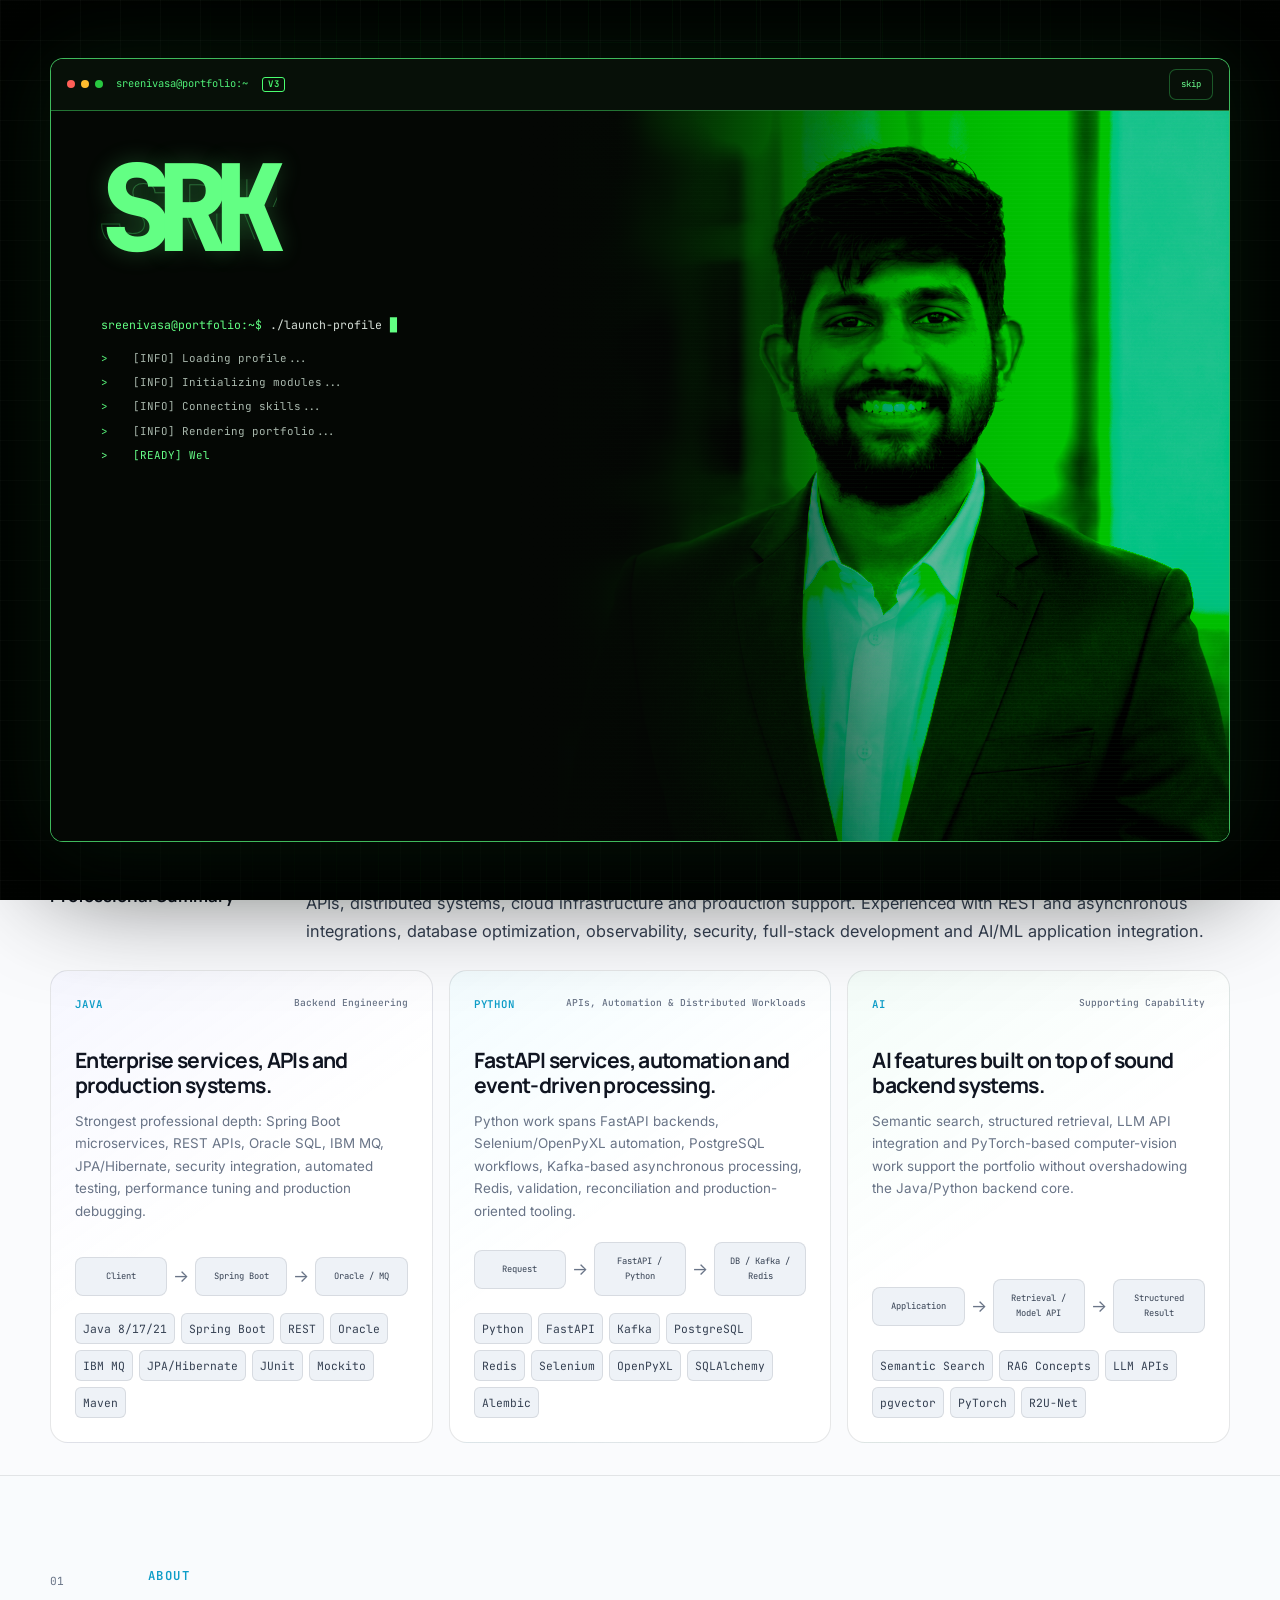
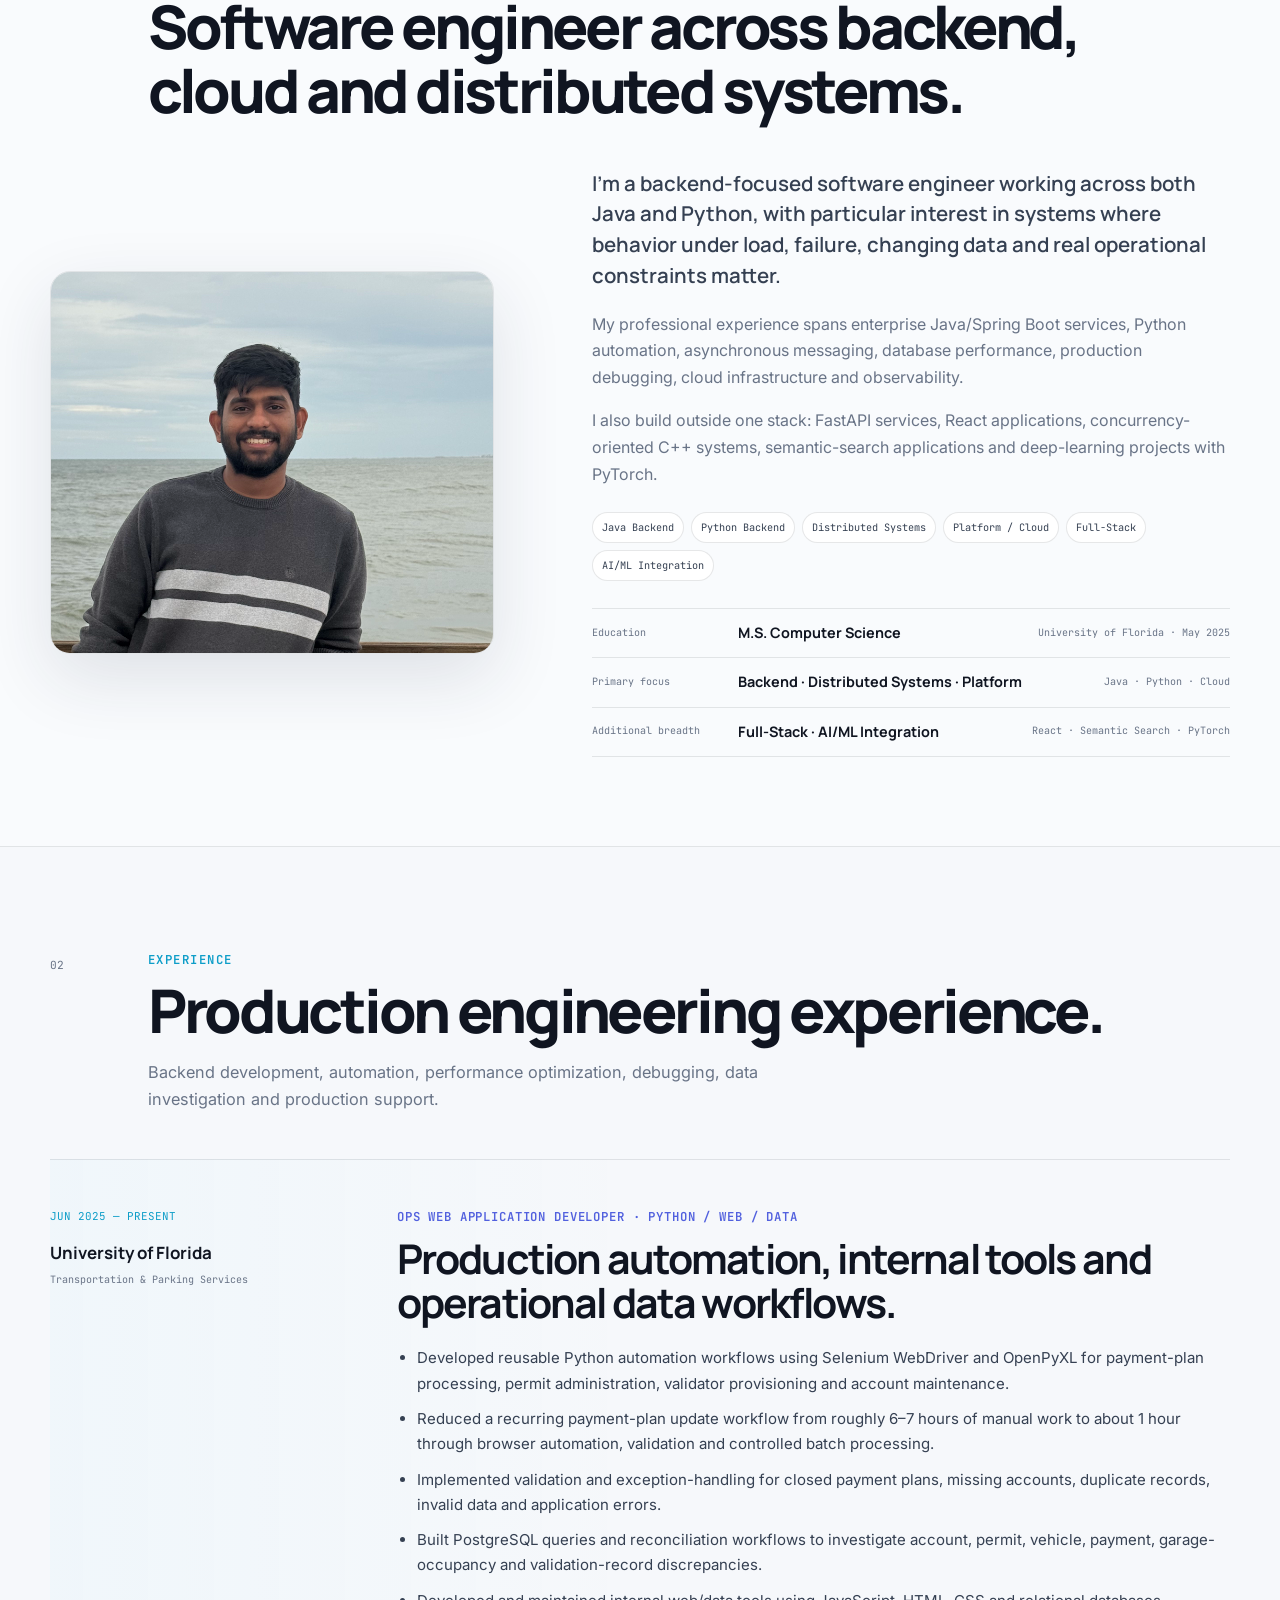
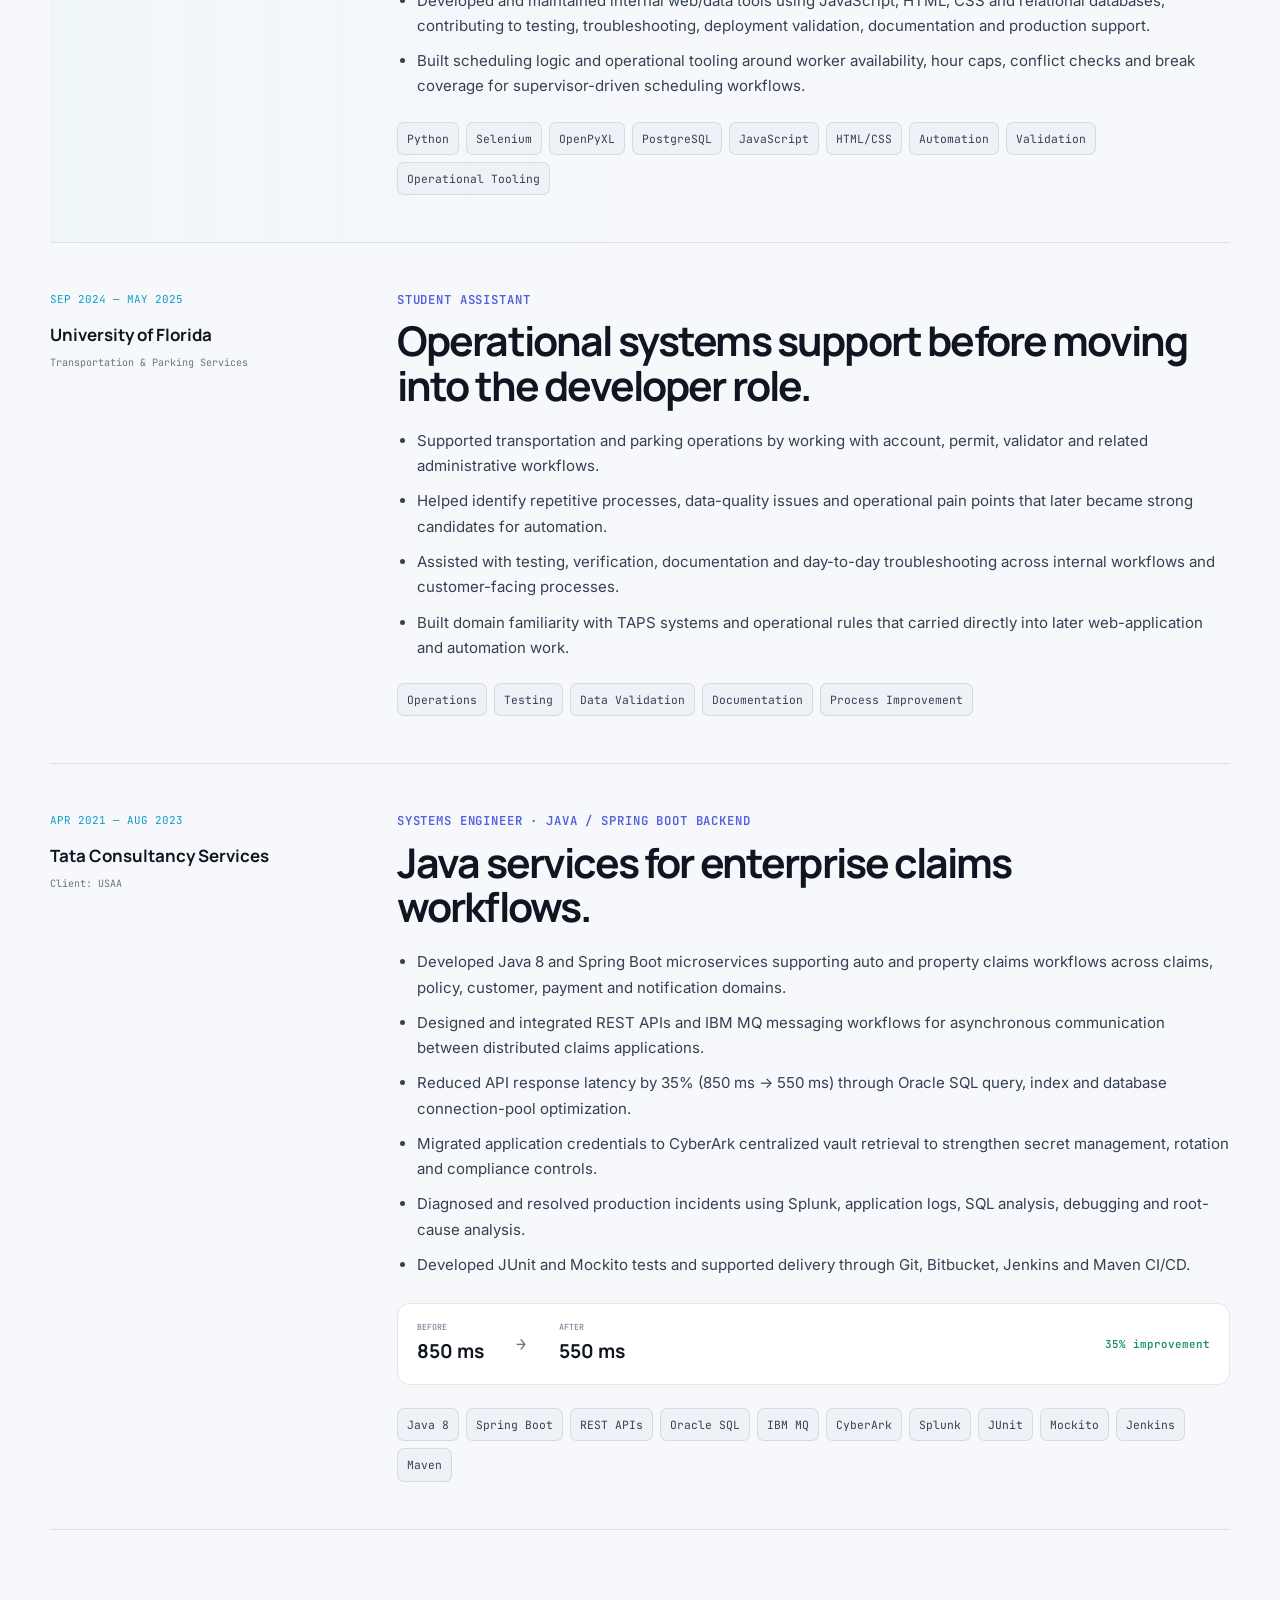
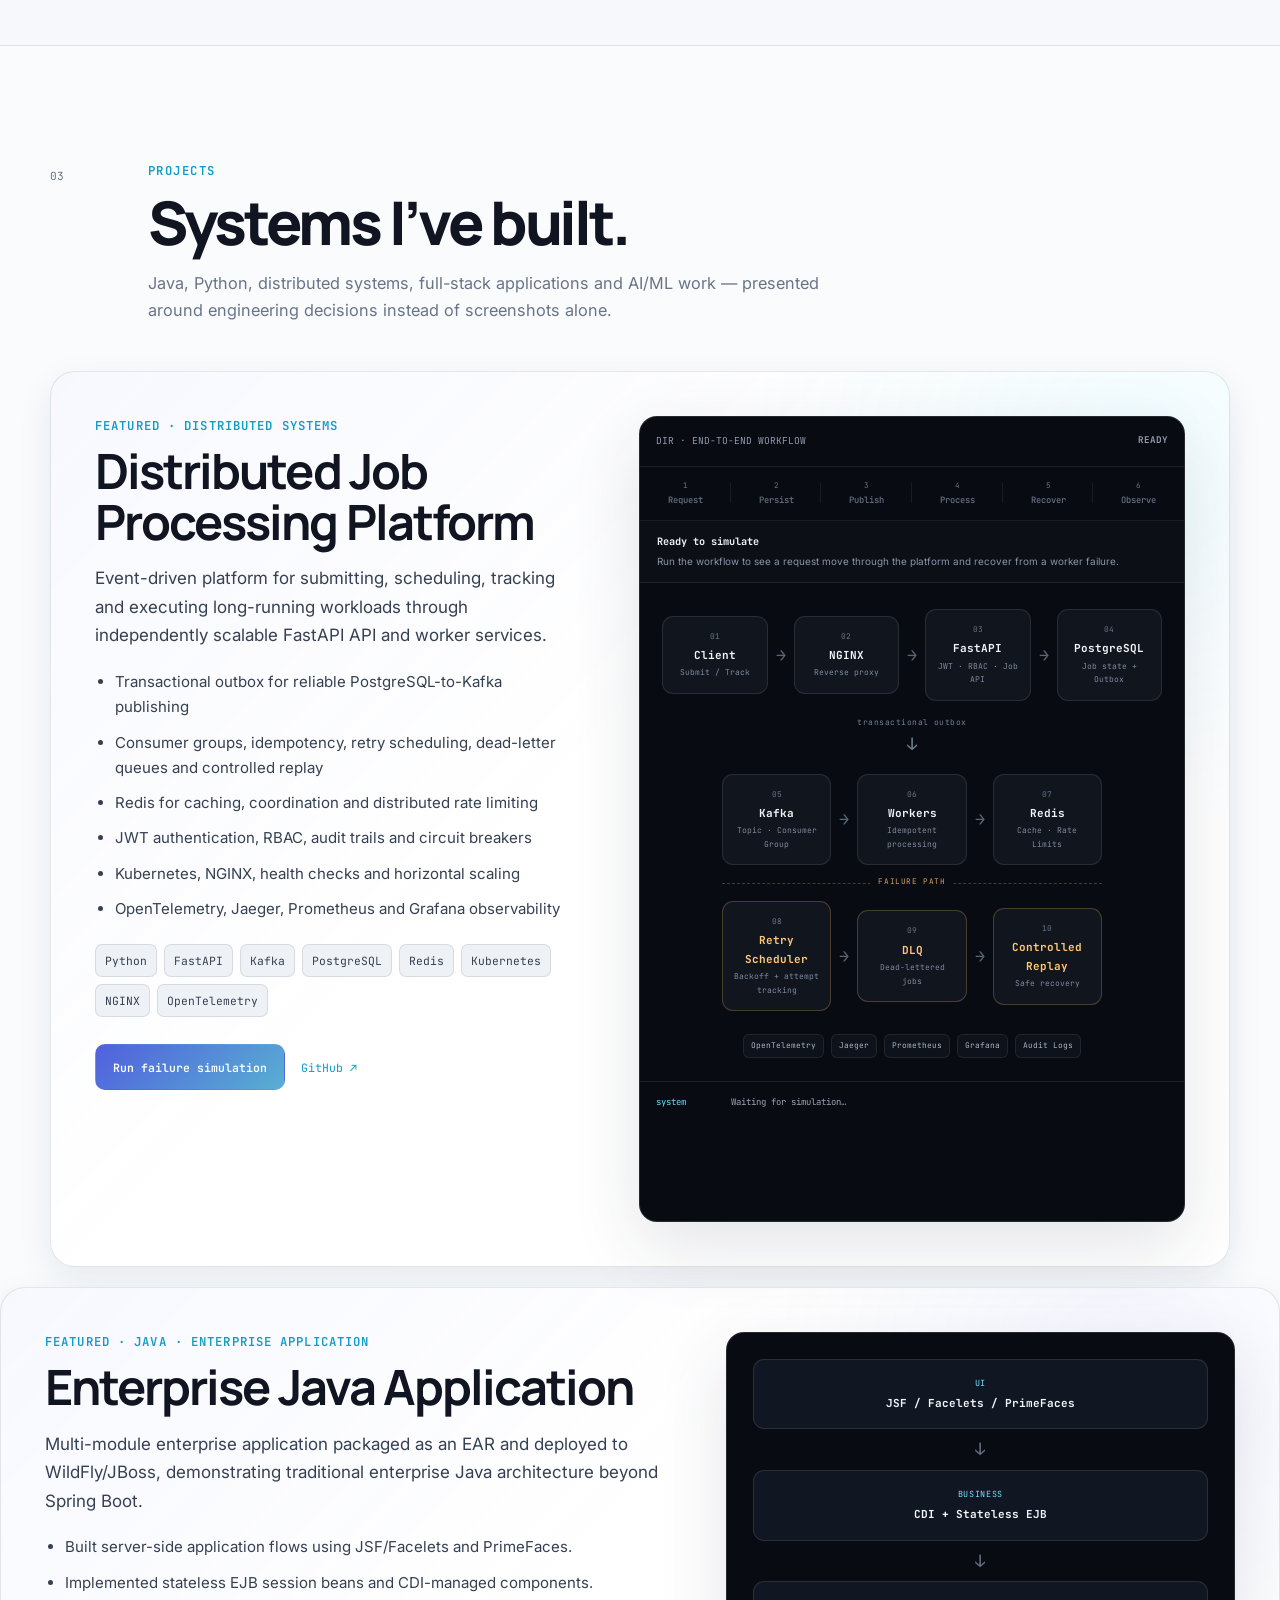
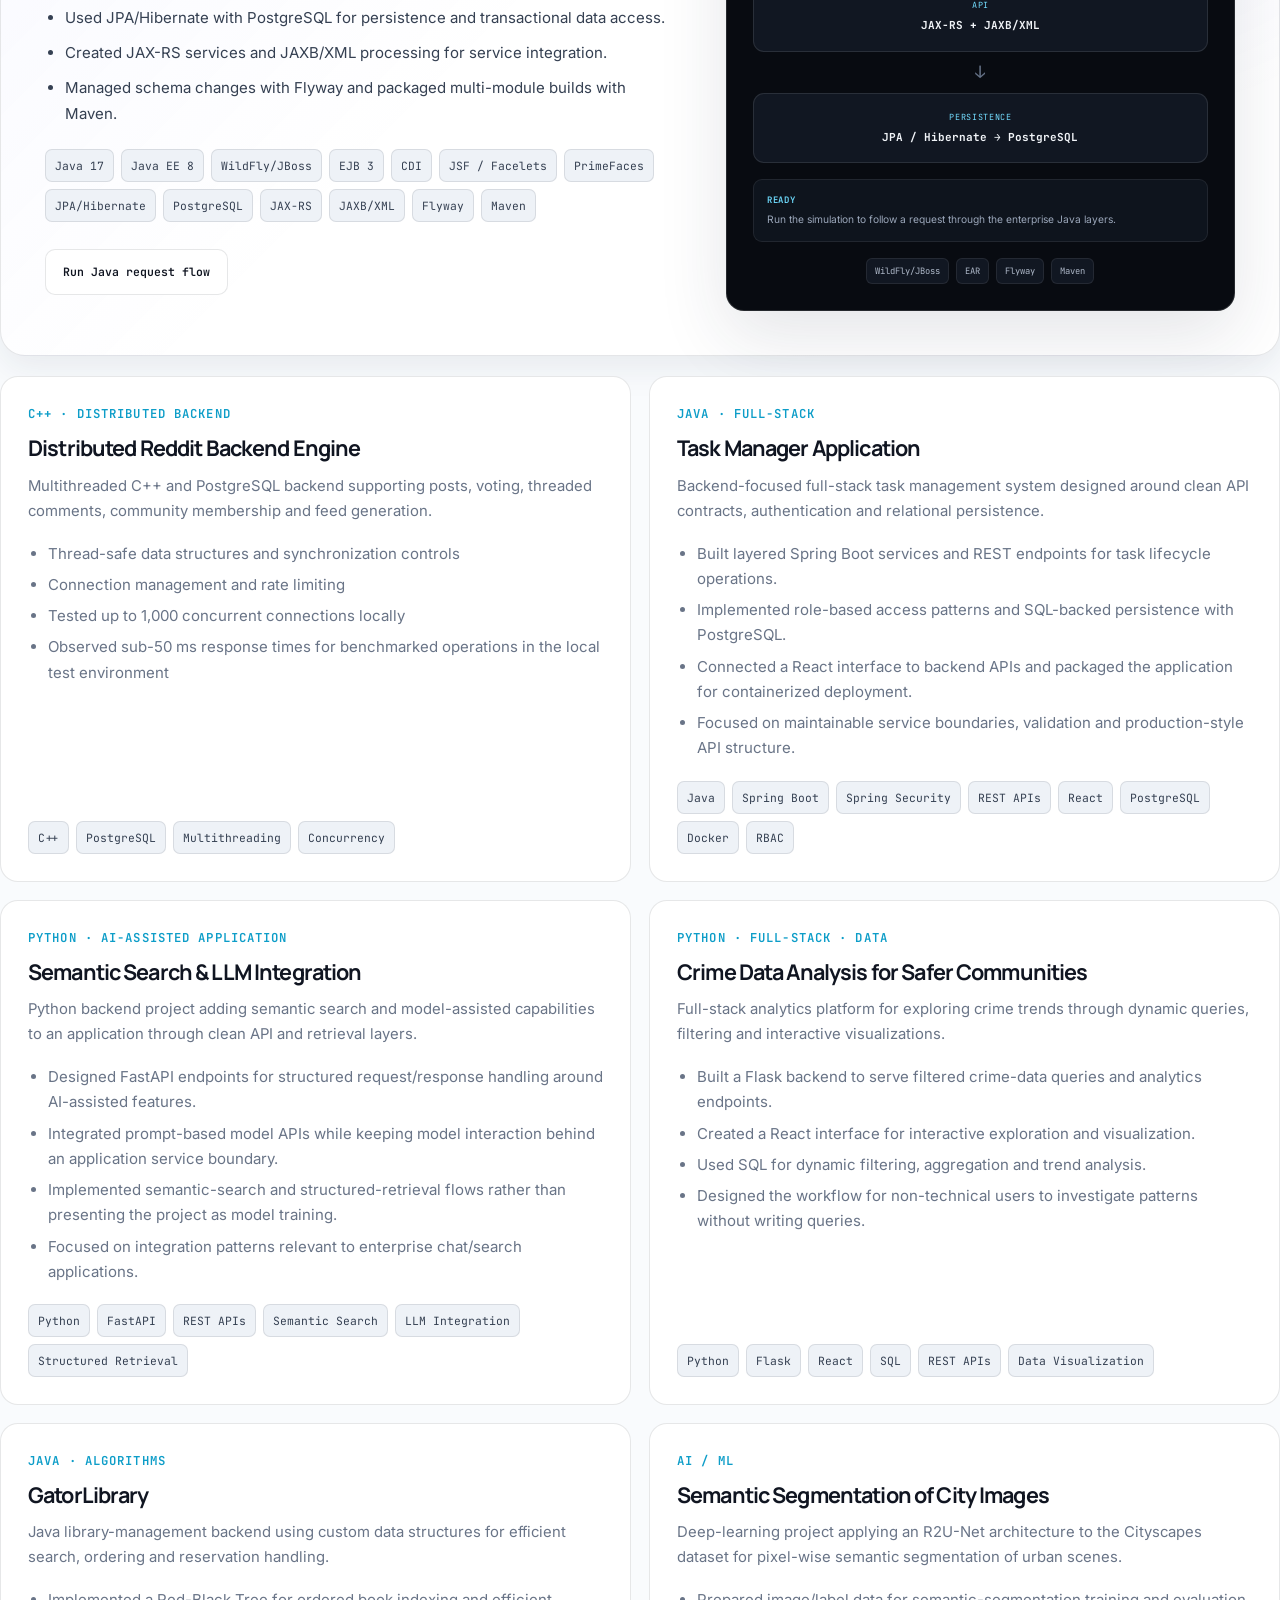
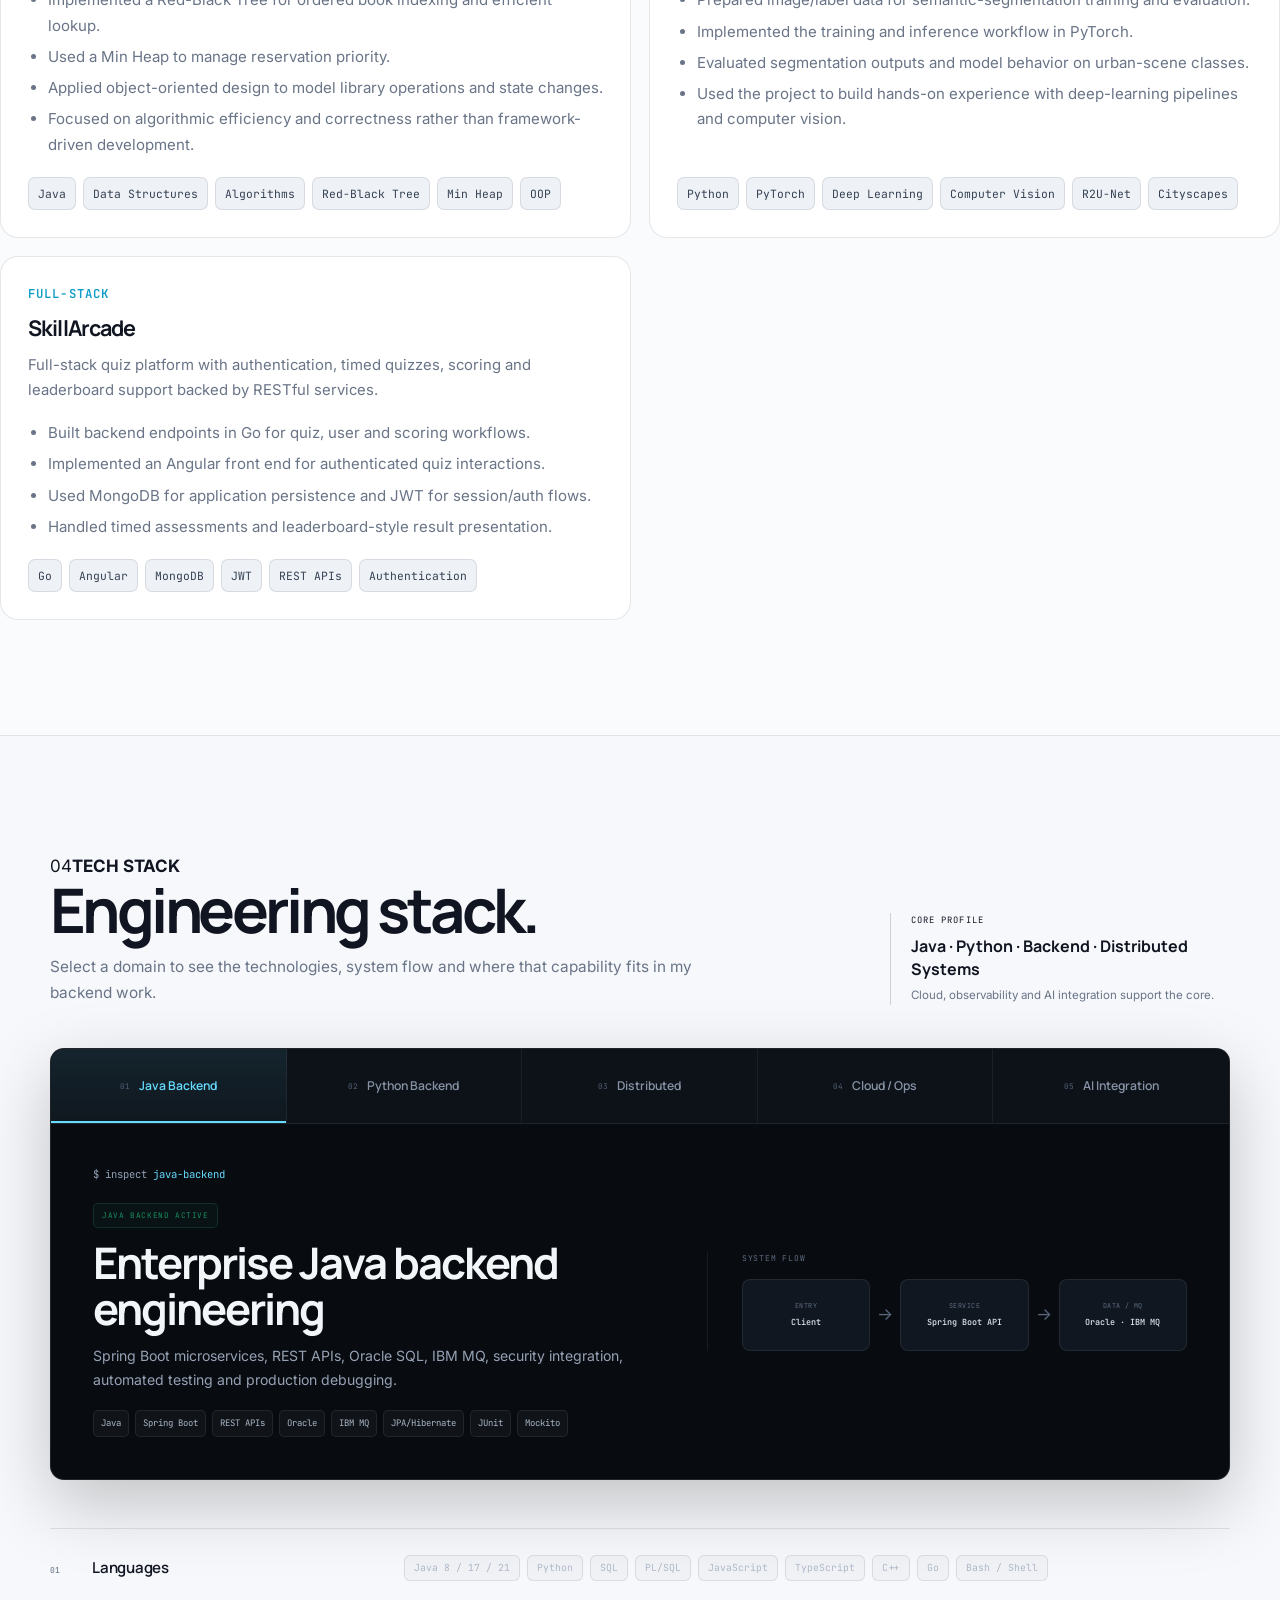
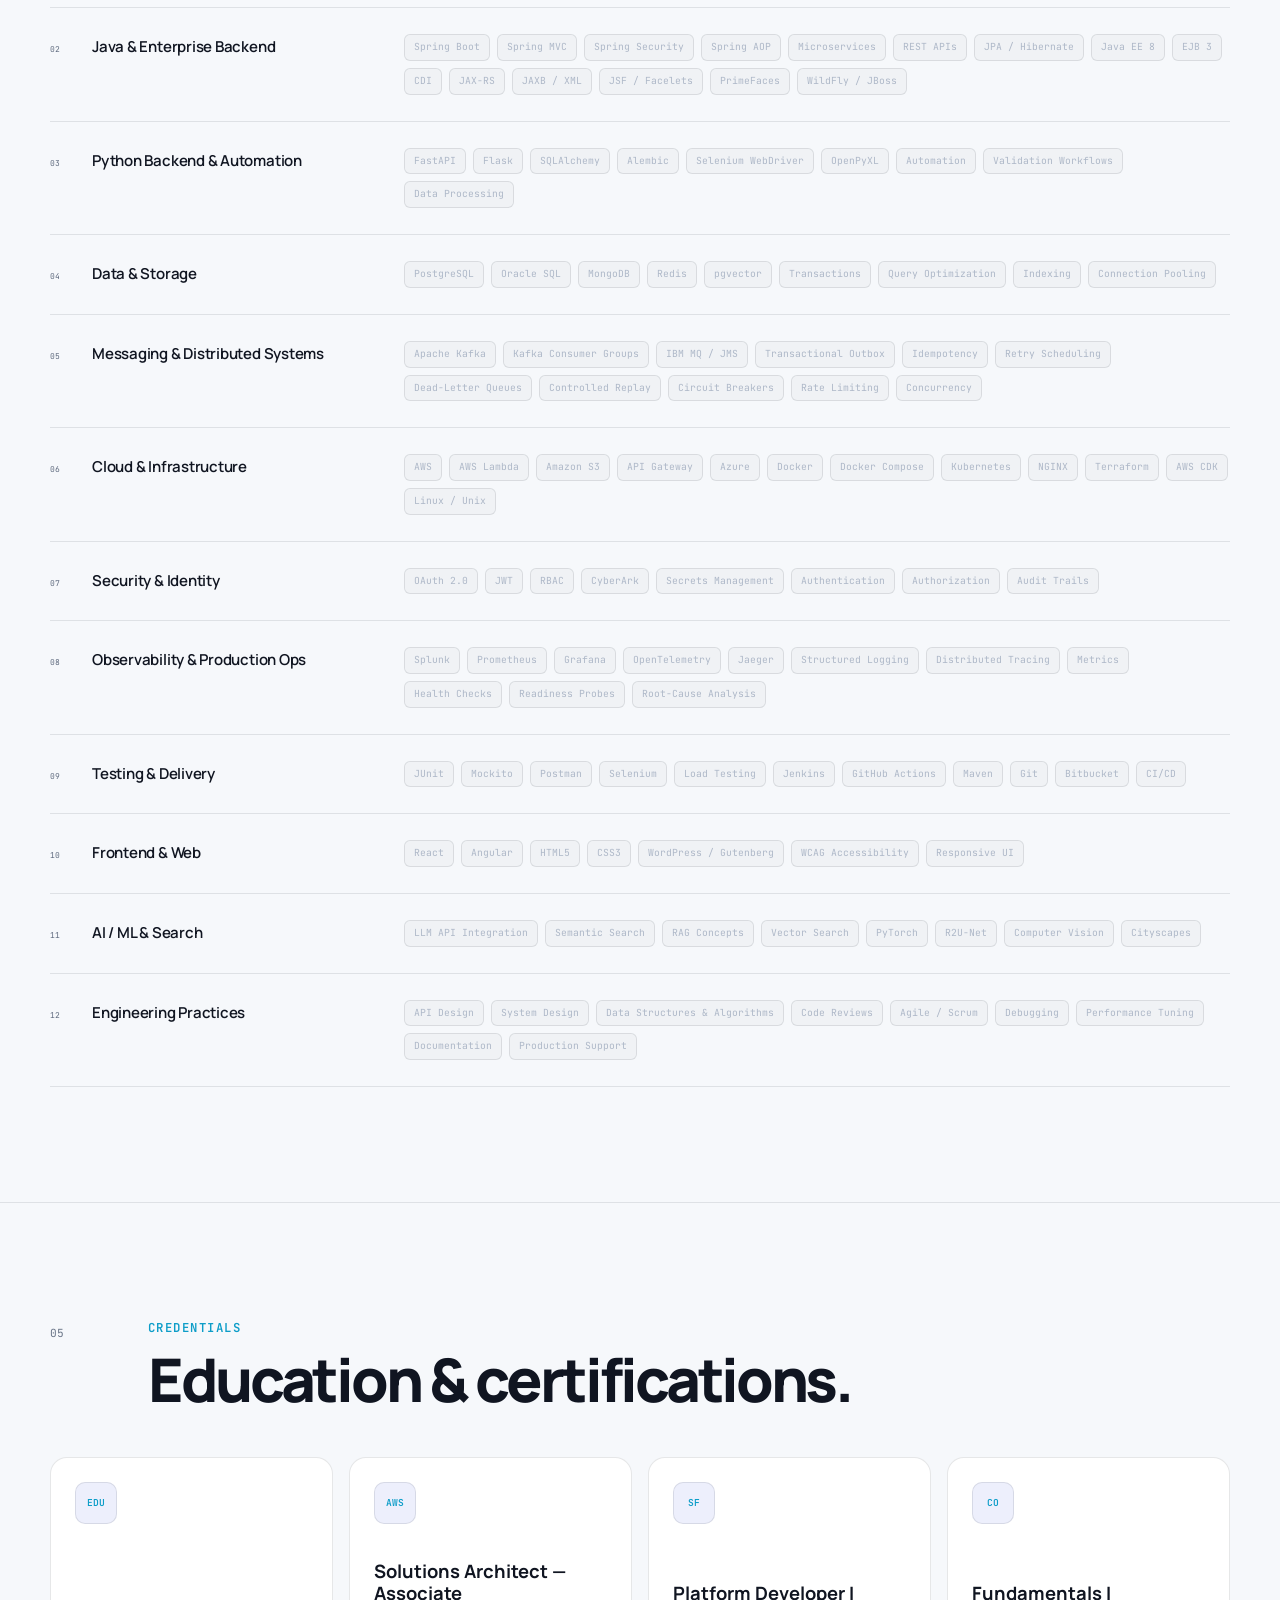
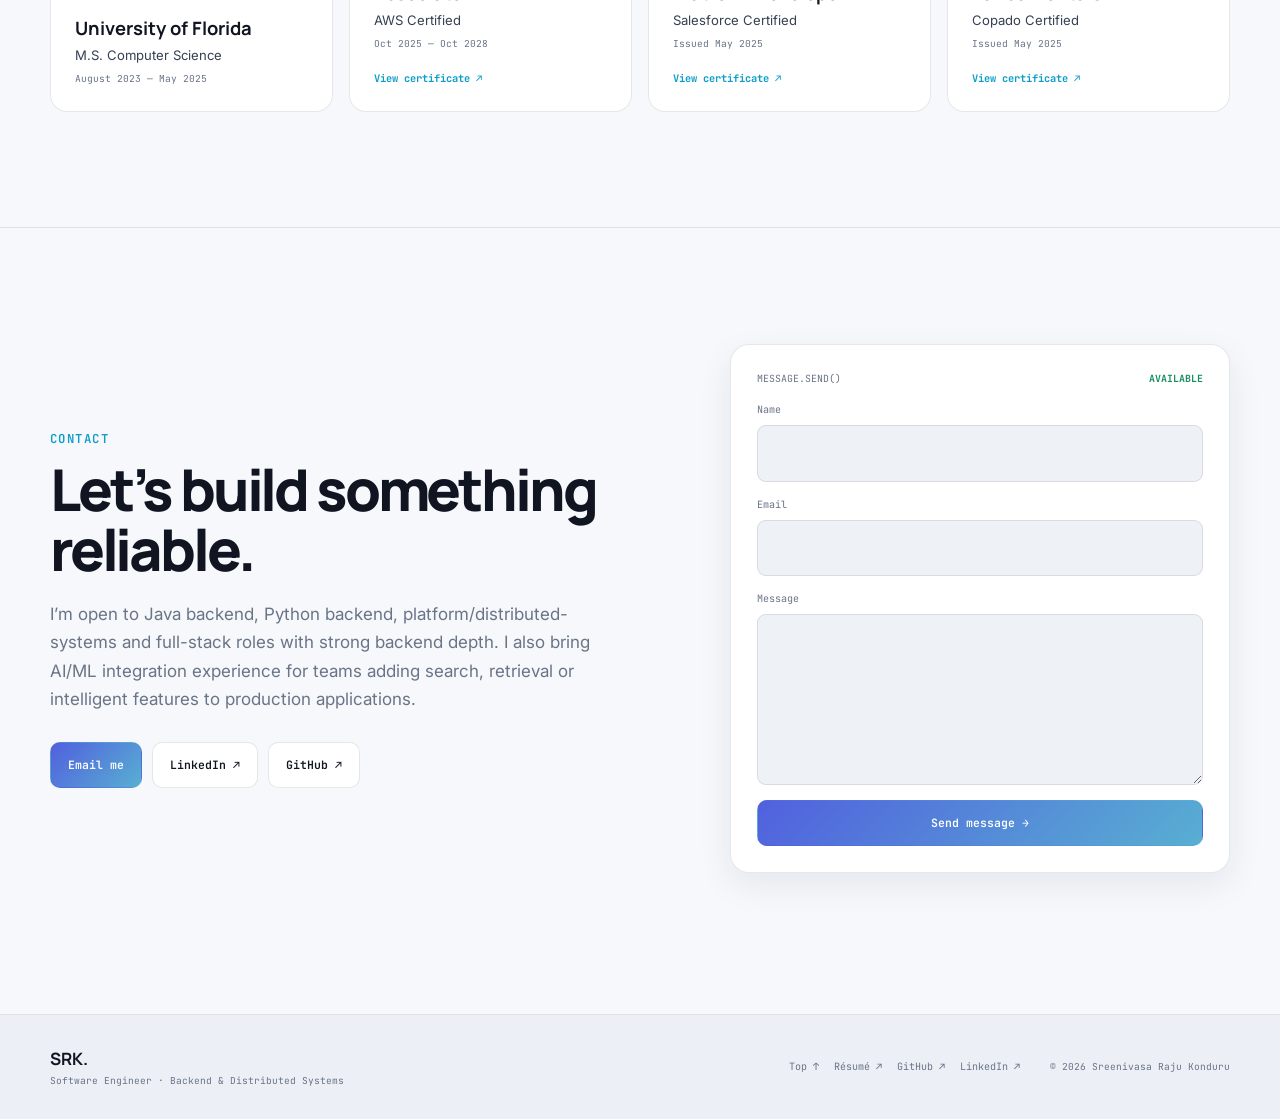
<file: index.html>
<!DOCTYPE html>
<html lang="en">

<head>
    <meta charset="UTF-8">
    <meta name="viewport" content="width=device-width, initial-scale=1">

    <title>Sreenivasa Raju Konduru | Software Engineer</title>
    <meta name="description"
        content="Software Engineer focused on Java, Python, backend systems, distributed systems, cloud infrastructure and production reliability.">

    <link rel="preconnect" href="https://fonts.googleapis.com">
    <link rel="preconnect" href="https://fonts.gstatic.com" crossorigin>
    <link
        href="https://fonts.googleapis.com/css2?family=Inter:wght@400;500;600&family=JetBrains+Mono:wght@400;500;600&family=Manrope:wght@500;600;700;800&display=swap"
        rel="stylesheet">
    <link rel="stylesheet" href="style.css?v=20260924-1337">

    <style id="terminal-v3-critical">
        .terminal-v3-badge {
            display: inline-block;
            margin-left: 8px;
            padding: 2px 5px;
            border: 1px solid #4aff70;
            border-radius: 3px;
            color: #4aff70;
            font: 600 9px/1 "JetBrains Mono", monospace;
            letter-spacing: .08em
        }

        .terminal-v2-screen {
            background: #010301 !important
        }

        .terminal-v2-window {
            width: min(1180px, 95vw) !important;
            border: 1px solid rgba(86, 255, 126, .72) !important;
            background: #030603 !important;
            box-shadow: 0 0 90px rgba(54, 255, 102, .09), 0 38px 110px rgba(0, 0, 0, .72) !important
        }

        .terminal-v2-stage {
            min-height: 690px !important;
            background: #030603 !important
        }

        .terminal-v2-copy {
            width: 61% !important;
            padding: 54px 28px 38px 50px !important
        }

        .terminal-v2-logo {
            font-size: clamp(6.5rem, 9.4vw, 10.5rem) !important;
            color: #63ff84 !important
        }

        .terminal-v2-name h1 {
            color: #63ff84 !important
        }

        .terminal-v2-portrait {
            width: 58% !important
        }

        .terminal-v2-portrait img {
            filter: grayscale(1) sepia(1) hue-rotate(72deg) saturate(6.2) brightness(.72) contrast(1.32) !important;
            object-position: center 34% !important
        }
    </style>

</head>

<body>

    <!-- RETRO TERMINAL INTRO V2 -->
    <div class="boot-screen terminal-v2-screen" id="bootScreen" aria-label="Loading Sreenivasa Raju Konduru portfolio">
        <div class="terminal-v2-grid" aria-hidden="true"></div>
        <div class="terminal-v2-scanlines" aria-hidden="true"></div>

        <div class="terminal-v2-window">
            <div class="terminal-v2-bar">
                <div class="terminal-v2-dots"><span></span><span></span><span></span></div>
                <span>sreenivasa@portfolio:~ <b class="terminal-v3-badge">V3</b></span>
                <button id="skipBoot" type="button">skip</button>
            </div>

            <div class="terminal-v2-stage" id="bootTerminal">
                <div class="terminal-v2-copy">
                    <div class="terminal-v2-logo" aria-label="SRK">
                        <span class="logo-main">SRK</span>
                        <span class="logo-shadow one" aria-hidden="true">SRK</span>
                        <span class="logo-shadow two" aria-hidden="true">SRK</span>
                    </div>

                    <div class="terminal-v2-command visible">
                        <span>sreenivasa@portfolio:~$</span>
                        <b> ./launch-profile</b>
                    </div>

                    <div class="terminal-v2-line" data-boot-step><span>&gt;</span><b>[INFO] Loading profile...</b></div>
                    <div class="terminal-v2-line" data-boot-step><span>&gt;</span><b>[INFO] Initializing modules...</b>
                    </div>
                    <div class="terminal-v2-line" data-boot-step><span>&gt;</span><b>[INFO] Connecting skills...</b>
                    </div>
                    <div class="terminal-v2-line" data-boot-step><span>&gt;</span><b>[INFO] Rendering portfolio...</b>
                    </div>
                    <div class="terminal-v2-line terminal-v2-ready" data-boot-step><span>&gt;</span><b>[READY]
                            Welcome!</b></div>

                    <div class="terminal-v2-name" data-boot-step>
                        <div class="terminal-v2-rule"></div>
                        <h1>SREENIVASA RAJU<br>KONDURU</h1>
                        <p>Software Engineer Portfolio</p>
                        <div class="terminal-v2-role">
                            Java <i>•</i> Python <i>•</i> Backend <i>•</i> Distributed Systems
                        </div>
                    </div>

                    <div class="terminal-v2-progress boot-progress" data-boot-step>
                        <div class="boot-progress-meta">
                            <span>portfolio initialization</span>
                            <b id="bootPercent">0%</b>
                        </div>
                        <div class="boot-progress-bar"><span></span></div>
                    </div>

                    <button class="terminal-v2-enter" id="enterPortfolio" type="button" data-boot-step>
                        ENTER PORTFOLIO <span>↵</span>
                    </button>
                </div>

                <div class="terminal-v2-portrait">
                    <img src="profile2.jpg" alt="Sreenivasa Raju Konduru">
                    <div class="terminal-v2-portrait-shade"></div>
                    <div class="terminal-v2-portrait-scan"></div>
                </div>
            </div>
        </div>
    </div>

    <header class="site-header">
        <div class="shell nav">
            <a class="logo" href="#top">SRK<span>.</span></a>

            <nav class="nav-links" id="navLinks" aria-label="Main navigation">
                <a href="#about">About</a>
                <a href="#experience">Experience</a>
                <a href="#projects">Projects</a>
                <a href="#skills">Tech Stack</a>
                <a href="#credentials">Credentials</a>
                <a href="#contact">Contact</a>
            </nav>

            <div class="nav-actions">
                <button class="icon-button menu-button" id="menuButton" aria-label="Open menu" aria-expanded="false">
                    <svg viewBox="0 0 24 24">
                        <path d="M4 7h16M4 12h16M4 17h16" />
                    </svg>
                </button>

                <button class="icon-button" id="themeToggle" aria-label="Toggle theme">
                    <svg class="moon" viewBox="0 0 24 24">
                        <path d="M21 12.8A9 9 0 1 1 11.2 3a7 7 0 0 0 9.8 9.8Z" />
                    </svg>
                    <svg class="sun" viewBox="0 0 24 24">
                        <circle cx="12" cy="12" r="4" />
                        <path
                            d="M12 2v2M12 20v2M4.9 4.9l1.4 1.4M17.7 17.7l1.4 1.4M2 12h2M20 12h2M4.9 19.1l1.4-1.4M17.7 6.3l1.4-1.4" />
                    </svg>
                </button>

                <a class="nav-resume" href="resume.pdf" target="_blank" rel="noopener">Résumé ↗</a>
            </div>
        </div>
    </header>

    <main id="main">
        <!-- HERO -->
        <section class="hero portfolio-hero" id="top">
            <div class="hero-grid-bg" aria-hidden="true"></div>

            <div class="shell portfolio-hero-grid">
                <div class="portfolio-hero-copy reveal">
                    <div class="hero-status">
                        <span class="status-dot"></span>
                        <span>AVAILABLE FOR SOFTWARE ENGINEERING OPPORTUNITIES</span>
                    </div>

                    <p class="hero-overline">SREENIVASA RAJU KONDURU</p>
                    <h1>Software Engineer</h1>
                    <h2>Java & Python Backend · Distributed Systems</h2>

                    <div class="hero-dynamic-line">
                        <span>BUILDING</span>
                        <strong id="heroRotatingRole">enterprise backend services</strong>
                        <i class="typing-cursor"></i>
                    </div>

                    <p class="hero-summary hero-summary-compact">
                        I build reliable backend services, APIs, automation and distributed systems using
                        Java/Spring Boot and Python/FastAPI, with production experience across messaging,
                        databases, cloud infrastructure, observability and performance engineering.
                    </p>

                    <div class="hero-actions">
                        <a class="button primary" href="#experience">View experience ↓</a>
                        <a class="button secondary" href="#projects">Explore projects</a>
                        <a class="button secondary" href="resume.pdf" target="_blank" rel="noopener">Résumé ↗</a>
                    </div>

                    <div class="hero-metrics portfolio-metrics">
                        <div><strong>4+ Years</strong><span>Software Engineering</span></div>
                        <div><strong>35%</strong><span>API latency reduction</span></div>
                        <div><strong>1,000</strong><span>Concurrent connections tested</span></div>
                    </div>

                    <div class="hero-links compact-links">
                        <a href="https://github.com/SreenivasaRajuKonduru" target="_blank" rel="noopener">GitHub ↗</a>
                        <a href="https://www.linkedin.com/in/kondurusreenivasaraju" target="_blank"
                            rel="noopener">LinkedIn ↗</a>
                        <a href="mailto:kondurusreenivasaraju1@gmail.com">Email ↗</a>
                    </div>
                </div>

                <div class="portfolio-hero-media reveal">
                    <div class="portfolio-photo">
                        <img src="profile2.jpg" alt="Sreenivasa Raju Konduru">
                    </div>

                    <div class="hero-tech-strip">
                        <div><span>CORE</span><strong>Java · Spring Boot<br>Python · FastAPI</strong></div>
                        <div><span>SYSTEMS</span><strong>Kafka · PostgreSQL · Redis<br>AWS · Docker ·
                                Kubernetes</strong></div>
                        <div><span>SUPPORTING</span><strong>Observability · React<br>AI Integration</strong></div>
                    </div>
                </div>
            </div>
        </section>

        <!-- SCROLLING SKILLS -->
        <section class="marquee-section" aria-label="Technical skills">
            <div class="marquee" tabindex="0">
                <div class="marquee-track">
                    <div class="marquee-content">
                        <span>Java</span><b>•</b>
                        <span>Spring Boot</span><b>•</b>
                        <span>Python</span><b>•</b>
                        <span>FastAPI</span><b>•</b>
                        <span>REST APIs</span><b>•</b>
                        <span>Kafka</span><b>•</b>
                        <span>PostgreSQL</span><b>•</b>
                        <span>Oracle SQL</span><b>•</b>
                        <span>Redis</span><b>•</b>
                        <span>AWS</span><b>•</b>
                        <span>Docker</span><b>•</b>
                        <span>Kubernetes</span><b>•</b>
                        <span>OpenTelemetry</span><b>•</b>
                        <span>Prometheus</span><b>•</b>
                        <span>Grafana</span><b>•</b>
                    </div>

                    <div class="marquee-content" aria-hidden="true">
                        <span>Java</span><b>•</b>
                        <span>Spring Boot</span><b>•</b>
                        <span>Python</span><b>•</b>
                        <span>FastAPI</span><b>•</b>
                        <span>REST APIs</span><b>•</b>
                        <span>Kafka</span><b>•</b>
                        <span>PostgreSQL</span><b>•</b>
                        <span>Oracle SQL</span><b>•</b>
                        <span>Redis</span><b>•</b>
                        <span>AWS</span><b>•</b>
                        <span>Docker</span><b>•</b>
                        <span>Kubernetes</span><b>•</b>
                        <span>OpenTelemetry</span><b>•</b>
                        <span>Prometheus</span><b>•</b>
                        <span>Grafana</span><b>•</b>
                    </div>
                </div>
            </div>
        </section>


        <!-- SUMMARY -->
        <section class="profile-summary">
            <div class="shell summary-bar reveal">
                <div class="summary-label">
                    <span>PROFILE</span>
                    <strong>Professional Summary</strong>
                </div>
                <p>
                    Software Engineer with 4+ years of experience across enterprise Java/Spring Boot services,
                    Python automation and APIs, distributed systems, cloud infrastructure and production support.
                    Experienced with REST and asynchronous integrations, database optimization, observability,
                    security, full-stack development and AI/ML application integration.
                </p>
            </div>

            <div class="shell dual-focus-grid">
                <article class="focus-card java-focus reveal">
                    <div class="focus-head">
                        <span>JAVA</span>
                        <b>Backend Engineering</b>
                    </div>
                    <h3>Enterprise services, APIs and production systems.</h3>
                    <p>
                        Strongest professional depth: Spring Boot microservices, REST APIs, Oracle SQL,
                        IBM MQ, JPA/Hibernate, security integration, automated testing, performance tuning
                        and production debugging.
                    </p>
                    <div class="focus-flow">
                        <div>Client</div><i>→</i>
                        <div>Spring Boot</div><i>→</i>
                        <div>Oracle / MQ</div>
                    </div>
                    <div class="focus-chips">
                        <span>Java 8/17/21</span><span>Spring Boot</span><span>REST</span>
                        <span>Oracle</span><span>IBM MQ</span><span>JPA/Hibernate</span>
                        <span>JUnit</span><span>Mockito</span><span>Maven</span>
                    </div>
                </article>

                <article class="focus-card python-focus reveal">
                    <div class="focus-head">
                        <span>PYTHON</span>
                        <b>APIs, Automation & Distributed Workloads</b>
                    </div>
                    <h3>FastAPI services, automation and event-driven processing.</h3>
                    <p>
                        Python work spans FastAPI backends, Selenium/OpenPyXL automation,
                        PostgreSQL workflows, Kafka-based asynchronous processing, Redis,
                        validation, reconciliation and production-oriented tooling.
                    </p>
                    <div class="focus-flow">
                        <div>Request</div><i>→</i>
                        <div>FastAPI / Python</div><i>→</i>
                        <div>DB / Kafka / Redis</div>
                    </div>
                    <div class="focus-chips">
                        <span>Python</span><span>FastAPI</span><span>Kafka</span>
                        <span>PostgreSQL</span><span>Redis</span><span>Selenium</span>
                        <span>OpenPyXL</span><span>SQLAlchemy</span><span>Alembic</span>
                    </div>
                </article>

                <article class="focus-card ai-support reveal">
                    <div class="focus-head">
                        <span>AI</span>
                        <b>Supporting Capability</b>
                    </div>
                    <h3>AI features built on top of sound backend systems.</h3>
                    <p>
                        Semantic search, structured retrieval, LLM API integration and PyTorch-based
                        computer-vision work support the portfolio without overshadowing the Java/Python backend core.
                    </p>
                    <div class="focus-flow">
                        <div>Application</div><i>→</i>
                        <div>Retrieval / Model API</div><i>→</i>
                        <div>Structured Result</div>
                    </div>
                    <div class="focus-chips">
                        <span>Semantic Search</span><span>RAG Concepts</span><span>LLM APIs</span>
                        <span>pgvector</span><span>PyTorch</span><span>R2U-Net</span>
                    </div>
                </article>
            </div>
        </section>

        <!-- ABOUT -->
        <section class="section section-alt" id="about">
            <div class="shell">
                <div class="section-head reveal">
                    <p class="section-number">01</p>
                    <div>
                        <p class="eyebrow">About</p>
                        <h2>Software engineer across backend, cloud and distributed systems.</h2>
                    </div>
                </div>

                <div class="about-grid">
                    <div class="about-photo reveal">
                        <img src="profile.jpg" alt="Sreenivasa Raju Konduru outdoors">
                    </div>

                    <div class="about-copy reveal">
                        <p class="about-lead">
                            I’m a backend-focused software engineer working across both Java and Python,
                            with particular interest in systems where behavior under load, failure,
                            changing data and real operational constraints matter.
                        </p>

                        <p>
                            My professional experience spans enterprise Java/Spring Boot services,
                            Python automation, asynchronous messaging, database performance,
                            production debugging, cloud infrastructure and observability.
                        </p>

                        <p>
                            I also build outside one stack: FastAPI services, React applications,
                            concurrency-oriented C++ systems, semantic-search applications and
                            deep-learning projects with PyTorch.
                        </p>

                        <div class="role-breadth">
                            <span>Java Backend</span>
                            <span>Python Backend</span>
                            <span>Distributed Systems</span>
                            <span>Platform / Cloud</span>
                            <span>Full-Stack</span>
                            <span>AI/ML Integration</span>
                        </div>

                        <div class="about-facts">
                            <div>
                                <span>Education</span>
                                <strong>M.S. Computer Science</strong>
                                <small>University of Florida · May 2025</small>
                            </div>
                            <div>
                                <span>Primary focus</span>
                                <strong>Backend · Distributed Systems · Platform</strong>
                                <small>Java · Python · Cloud</small>
                            </div>
                            <div>
                                <span>Additional breadth</span>
                                <strong>Full-Stack · AI/ML Integration</strong>
                                <small>React · Semantic Search · PyTorch</small>
                            </div>
                        </div>
                    </div>
                </div>
            </div>
        </section>

        <!-- EXPERIENCE -->
        <section class="section" id="experience">
            <div class="shell">
                <div class="section-head reveal">
                    <p class="section-number">02</p>
                    <div>
                        <p class="eyebrow">Experience</p>
                        <h2>Production engineering experience.</h2>
                        <p class="section-intro">
                            Backend development, automation, performance optimization, debugging,
                            data investigation and production support.
                        </p>
                    </div>
                </div>

                <div class="experience-list">
                    <article class="experience-item reveal current-experience">
                        <div class="experience-meta">
                            <span>JUN 2025 — PRESENT</span>
                            <strong>University of Florida</strong>
                            <small>Transportation & Parking Services</small>
                        </div>

                        <div class="experience-content">
                            <p class="role">OPS Web Application Developer · Python / Web / Data</p>
                            <h3>Production automation, internal tools and operational data workflows.</h3>

                            <ul>
                                <li>Developed reusable Python automation workflows using Selenium WebDriver and OpenPyXL
                                    for payment-plan processing, permit administration, validator provisioning and
                                    account maintenance.</li>
                                <li>Reduced a recurring payment-plan update workflow from roughly 6–7 hours of manual
                                    work to about 1 hour through browser automation, validation and controlled batch
                                    processing.</li>
                                <li>Implemented validation and exception-handling for closed payment plans, missing
                                    accounts, duplicate records, invalid data and application errors.</li>
                                <li>Built PostgreSQL queries and reconciliation workflows to investigate account,
                                    permit, vehicle, payment, garage-occupancy and validation-record discrepancies.</li>
                                <li>Developed and maintained internal web/data tools using JavaScript, HTML, CSS and
                                    relational databases, contributing to testing, troubleshooting, deployment
                                    validation, documentation and production support.</li>
                                <li>Built scheduling logic and operational tooling around worker availability, hour
                                    caps, conflict checks and break coverage for supervisor-driven scheduling workflows.
                                </li>
                            </ul>

                            <div class="chips">
                                <span>Python</span><span>Selenium</span><span>OpenPyXL</span>
                                <span>PostgreSQL</span><span>JavaScript</span><span>HTML/CSS</span>
                                <span>Automation</span><span>Validation</span><span>Operational Tooling</span>
                            </div>
                        </div>
                    </article>

                    <article class="experience-item reveal">
                        <div class="experience-meta">
                            <span>SEP 2024 — MAY 2025</span>
                            <strong>University of Florida</strong>
                            <small>Transportation & Parking Services</small>
                        </div>

                        <div class="experience-content">
                            <p class="role">Student Assistant</p>
                            <h3>Operational systems support before moving into the developer role.</h3>

                            <ul>
                                <li>Supported transportation and parking operations by working with account, permit,
                                    validator and related administrative workflows.</li>
                                <li>Helped identify repetitive processes, data-quality issues and operational pain
                                    points that later became strong candidates for automation.</li>
                                <li>Assisted with testing, verification, documentation and day-to-day troubleshooting
                                    across internal workflows and customer-facing processes.</li>
                                <li>Built domain familiarity with TAPS systems and operational rules that carried
                                    directly into later web-application and automation work.</li>
                            </ul>

                            <div class="chips">
                                <span>Operations</span><span>Testing</span><span>Data Validation</span>
                                <span>Documentation</span><span>Process Improvement</span>
                            </div>
                        </div>
                    </article>

                    <article class="experience-item reveal">
                        <div class="experience-meta">
                            <span>APR 2021 — AUG 2023</span>
                            <strong>Tata Consultancy Services</strong>
                            <small>Client: USAA</small>
                        </div>

                        <div class="experience-content">
                            <p class="role">Systems Engineer · Java / Spring Boot Backend</p>
                            <h3>Java services for enterprise claims workflows.</h3>

                            <ul>
                                <li>Developed Java 8 and Spring Boot microservices supporting auto and property claims
                                    workflows across claims, policy, customer, payment and notification domains.</li>
                                <li>Designed and integrated REST APIs and IBM MQ messaging workflows for asynchronous
                                    communication between distributed claims applications.</li>
                                <li>Reduced API response latency by 35% (850 ms → 550 ms) through Oracle SQL query,
                                    index and database connection-pool optimization.</li>
                                <li>Migrated application credentials to CyberArk centralized vault retrieval to
                                    strengthen secret management, rotation and compliance controls.</li>
                                <li>Diagnosed and resolved production incidents using Splunk, application logs, SQL
                                    analysis, debugging and root-cause analysis.</li>
                                <li>Developed JUnit and Mockito tests and supported delivery through Git, Bitbucket,
                                    Jenkins and Maven CI/CD.</li>
                            </ul>

                            <div class="latency-card">
                                <div>
                                    <small>BEFORE</small>
                                    <strong>850 ms</strong>
                                </div>
                                <div class="latency-arrow">→</div>
                                <div>
                                    <small>AFTER</small>
                                    <strong>550 ms</strong>
                                </div>
                                <span>35% improvement</span>
                            </div>

                            <div class="chips">
                                <span>Java 8</span><span>Spring Boot</span><span>REST APIs</span>
                                <span>Oracle SQL</span><span>IBM MQ</span><span>CyberArk</span>
                                <span>Splunk</span><span>JUnit</span><span>Mockito</span><span>Jenkins</span><span>Maven</span>
                            </div>
                        </div>
                    </article>
                </div>
            </div>
            </div>
        </section>

        <!-- PROJECTS -->
        <section class="section section-alt" id="projects">
            <div class="shell">
                <div class="section-head reveal">
                    <p class="section-number">03</p>
                    <div>
                        <p class="eyebrow">Projects</p>
                        <h2>Systems I’ve built.</h2>
                        <p class="section-intro">
                            Java, Python, distributed systems, full-stack applications and AI/ML work —
                            presented around engineering decisions instead of screenshots alone.
                        </p>
                    </div>
                </div>

                <article class="featured-project reveal">
                    <div class="featured-copy">
                        <p class="project-label">FEATURED · DISTRIBUTED SYSTEMS</p>
                        <h3>Distributed Job Processing Platform</h3>
                        <p>
                            Event-driven platform for submitting, scheduling, tracking and executing
                            long-running workloads through independently scalable FastAPI API and worker services.
                        </p>

                        <ul>
                            <li>Transactional outbox for reliable PostgreSQL-to-Kafka publishing</li>
                            <li>Consumer groups, idempotency, retry scheduling, dead-letter queues and controlled replay
                            </li>
                            <li>Redis for caching, coordination and distributed rate limiting</li>
                            <li>JWT authentication, RBAC, audit trails and circuit breakers</li>
                            <li>Kubernetes, NGINX, health checks and horizontal scaling</li>
                            <li>OpenTelemetry, Jaeger, Prometheus and Grafana observability</li>
                        </ul>

                        <div class="chips">
                            <span>Python</span><span>FastAPI</span><span>Kafka</span>
                            <span>PostgreSQL</span><span>Redis</span><span>Kubernetes</span>
                            <span>NGINX</span><span>OpenTelemetry</span>
                        </div>

                        <div class="project-actions">
                            <button class="button primary" id="runSimulation" type="button">Run failure
                                simulation</button>
                            <a href="https://github.com/SreenivasaRajuKonduru" target="_blank" rel="noopener">GitHub
                                ↗</a>
                        </div>
                    </div>

                    <div class="architecture-demo dir-workflow">
                        <div class="demo-header">
                            <span>DIR · END-TO-END WORKFLOW</span>
                            <b id="demoState">READY</b>
                        </div>

                        <div class="flow-phase-rail" aria-label="Simulation phases">
                            <div class="flow-phase" data-phase="request"><span>1</span><b>Request</b></div>
                            <div class="flow-phase" data-phase="persist"><span>2</span><b>Persist</b></div>
                            <div class="flow-phase" data-phase="publish"><span>3</span><b>Publish</b></div>
                            <div class="flow-phase" data-phase="process"><span>4</span><b>Process</b></div>
                            <div class="flow-phase" data-phase="recover"><span>5</span><b>Recover</b></div>
                            <div class="flow-phase" data-phase="observe"><span>6</span><b>Observe</b></div>
                        </div>

                        <div class="flow-explainer">
                            <strong id="flowTitle">Ready to simulate</strong>
                            <span id="flowDescription">Run the workflow to see a request move through the platform and
                                recover from a worker failure.</span>
                        </div>

                        <div class="workflow-canvas">
                            <div class="workflow-row workflow-row-main">
                                <div class="workflow-node client-node" data-step="1">
                                    <span>01</span>
                                    <strong>Client</strong>
                                    <small>Submit / Track</small>
                                </div>
                                <div class="workflow-arrow" data-link>→</div>

                                <div class="workflow-node gateway-node" data-step="2">
                                    <span>02</span>
                                    <strong>NGINX</strong>
                                    <small>Reverse proxy</small>
                                </div>
                                <div class="workflow-arrow" data-link>→</div>

                                <div class="workflow-node api-node" data-step="3">
                                    <span>03</span>
                                    <strong>FastAPI</strong>
                                    <small>JWT · RBAC · Job API</small>
                                </div>
                                <div class="workflow-arrow" data-link>→</div>

                                <div class="workflow-node db-node" data-step="4">
                                    <span>04</span>
                                    <strong>PostgreSQL</strong>
                                    <small>Job state + Outbox</small>
                                </div>
                            </div>

                            <div class="workflow-drop" data-link>
                                <span>transactional outbox</span>
                                <b>↓</b>
                            </div>

                            <div class="workflow-row workflow-row-processing">
                                <div class="workflow-node kafka-node" data-step="5">
                                    <span>05</span>
                                    <strong>Kafka</strong>
                                    <small>Topic · Consumer Group</small>
                                </div>
                                <div class="workflow-arrow" data-link>→</div>

                                <div class="workflow-node worker-node" data-step="6">
                                    <span>06</span>
                                    <strong>Workers</strong>
                                    <small>Idempotent processing</small>
                                </div>
                                <div class="workflow-arrow" data-link>→</div>

                                <div class="workflow-node redis-node" data-step="7">
                                    <span>07</span>
                                    <strong>Redis</strong>
                                    <small>Cache · Rate Limits</small>
                                </div>
                            </div>

                            <div class="workflow-failure">
                                <div class="failure-title">failure path</div>
                                <div class="workflow-node retry-node" data-step="8">
                                    <span>08</span>
                                    <strong>Retry Scheduler</strong>
                                    <small>Backoff + attempt tracking</small>
                                </div>
                                <div class="workflow-arrow" data-link>→</div>
                                <div class="workflow-node dlq-node" data-step="9">
                                    <span>09</span>
                                    <strong>DLQ</strong>
                                    <small>Dead-lettered jobs</small>
                                </div>
                                <div class="workflow-arrow" data-link>→</div>
                                <div class="workflow-node replay-node" data-step="10">
                                    <span>10</span>
                                    <strong>Controlled Replay</strong>
                                    <small>Safe recovery</small>
                                </div>
                            </div>

                            <div class="observability-band" data-step="11">
                                <span>OpenTelemetry</span>
                                <span>Jaeger</span>
                                <span>Prometheus</span>
                                <span>Grafana</span>
                                <span>Audit Logs</span>
                            </div>
                        </div>

                        <div class="trace-panel" id="tracePanel">
                            <div><span>system</span>
                                <p>Waiting for simulation…</p>
                            </div>
                        </div>
                    </div>
            </div>
            </article>

            <article class="featured-project java-featured reveal">
                <div class="featured-copy">
                    <p class="project-label">FEATURED · JAVA · ENTERPRISE APPLICATION</p>
                    <h3>Enterprise Java Application</h3>
                    <p>
                        Multi-module enterprise application packaged as an EAR and deployed to WildFly/JBoss,
                        demonstrating traditional enterprise Java architecture beyond Spring Boot.
                    </p>

                    <ul>
                        <li>Built server-side application flows using JSF/Facelets and PrimeFaces.</li>
                        <li>Implemented stateless EJB session beans and CDI-managed components.</li>
                        <li>Used JPA/Hibernate with PostgreSQL for persistence and transactional data access.</li>
                        <li>Created JAX-RS services and JAXB/XML processing for service integration.</li>
                        <li>Managed schema changes with Flyway and packaged multi-module builds with Maven.</li>
                    </ul>

                    <div class="chips">
                        <span>Java 17</span><span>Java EE 8</span><span>WildFly/JBoss</span>
                        <span>EJB 3</span><span>CDI</span><span>JSF / Facelets</span>
                        <span>PrimeFaces</span><span>JPA/Hibernate</span><span>PostgreSQL</span>
                        <span>JAX-RS</span><span>JAXB/XML</span><span>Flyway</span><span>Maven</span>
                    </div>

                    <div class="project-actions">
                        <button class="button secondary" id="runJavaFlow" type="button">Run Java request flow</button>
                    </div>
                </div>

                <div class="java-architecture">
                    <div class="java-layer" data-java-step="1">
                        <span>UI</span>
                        <strong>JSF / Facelets / PrimeFaces</strong>
                    </div>
                    <div class="java-down">↓</div>
                    <div class="java-layer" data-java-step="2">
                        <span>BUSINESS</span>
                        <strong>CDI + Stateless EJB</strong>
                    </div>
                    <div class="java-down">↓</div>
                    <div class="java-layer" data-java-step="3">
                        <span>API</span>
                        <strong>JAX-RS + JAXB/XML</strong>
                    </div>
                    <div class="java-down">↓</div>
                    <div class="java-layer" data-java-step="4">
                        <span>PERSISTENCE</span>
                        <strong>JPA / Hibernate → PostgreSQL</strong>
                    </div>
                    <div class="java-flow-status">
                        <span id="javaFlowState">READY</span>
                        <p id="javaFlowText">Run the simulation to follow a request through the enterprise Java layers.
                        </p>
                    </div>

                    <div class="java-meta">
                        <span>WildFly/JBoss</span>
                        <span>EAR</span>
                        <span>Flyway</span>
                        <span>Maven</span>
                    </div>
                </div>
            </article>

            <div class="project-grid">
                <article class="project-card reveal">
                    <p class="project-label">C++ · DISTRIBUTED BACKEND</p>
                    <h3>Distributed Reddit Backend Engine</h3>
                    <p>Multithreaded C++ and PostgreSQL backend supporting posts, voting, threaded comments, community
                        membership and feed generation.</p>
                    <ul>
                        <li>Thread-safe data structures and synchronization controls</li>
                        <li>Connection management and rate limiting</li>
                        <li>Tested up to 1,000 concurrent connections locally</li>
                        <li>Observed sub-50 ms response times for benchmarked operations in the local test environment
                        </li>
                    </ul>
                    <div class="chips">
                        <span>C++</span><span>PostgreSQL</span><span>Multithreading</span><span>Concurrency</span>
                    </div>
                </article>

                <article class="project-card reveal">
                    <p class="project-label">JAVA · FULL-STACK</p>
                    <h3>Task Manager Application</h3>
                    <p>Backend-focused full-stack task management system designed around clean API contracts,
                        authentication and relational persistence.</p>
                    <ul>
                        <li>Built layered Spring Boot services and REST endpoints for task lifecycle operations.</li>
                        <li>Implemented role-based access patterns and SQL-backed persistence with PostgreSQL.</li>
                        <li>Connected a React interface to backend APIs and packaged the application for containerized
                            deployment.</li>
                        <li>Focused on maintainable service boundaries, validation and production-style API structure.
                        </li>
                    </ul>
                    <div class="chips">
                        <span>Java</span><span>Spring Boot</span><span>Spring Security</span><span>REST APIs</span>
                        <span>React</span><span>PostgreSQL</span><span>Docker</span><span>RBAC</span>
                    </div>
                </article>

                <article class="project-card reveal">
                    <p class="project-label">PYTHON · AI-ASSISTED APPLICATION</p>
                    <h3>Semantic Search & LLM Integration</h3>
                    <p>Python backend project adding semantic search and model-assisted capabilities to an application
                        through clean API and retrieval layers.</p>
                    <ul>
                        <li>Designed FastAPI endpoints for structured request/response handling around AI-assisted
                            features.</li>
                        <li>Integrated prompt-based model APIs while keeping model interaction behind an application
                            service boundary.</li>
                        <li>Implemented semantic-search and structured-retrieval flows rather than presenting the
                            project as model training.</li>
                        <li>Focused on integration patterns relevant to enterprise chat/search applications.</li>
                    </ul>
                    <div class="chips">
                        <span>Python</span><span>FastAPI</span><span>REST APIs</span><span>Semantic Search</span>
                        <span>LLM Integration</span><span>Structured Retrieval</span>
                    </div>
                </article>

                <article class="project-card reveal">
                    <p class="project-label">PYTHON · FULL-STACK · DATA</p>
                    <h3>Crime Data Analysis for Safer Communities</h3>
                    <p>Full-stack analytics platform for exploring crime trends through dynamic queries, filtering and
                        interactive visualizations.</p>
                    <ul>
                        <li>Built a Flask backend to serve filtered crime-data queries and analytics endpoints.</li>
                        <li>Created a React interface for interactive exploration and visualization.</li>
                        <li>Used SQL for dynamic filtering, aggregation and trend analysis.</li>
                        <li>Designed the workflow for non-technical users to investigate patterns without writing
                            queries.</li>
                    </ul>
                    <div class="chips">
                        <span>Python</span><span>Flask</span><span>React</span><span>SQL</span><span>REST
                            APIs</span><span>Data Visualization</span>
                    </div>
                </article>

                <article class="project-card reveal">
                    <p class="project-label">JAVA · ALGORITHMS</p>
                    <h3>GatorLibrary</h3>
                    <p>Java library-management backend using custom data structures for efficient search, ordering and
                        reservation handling.</p>
                    <ul>
                        <li>Implemented a Red-Black Tree for ordered book indexing and efficient lookup.</li>
                        <li>Used a Min Heap to manage reservation priority.</li>
                        <li>Applied object-oriented design to model library operations and state changes.</li>
                        <li>Focused on algorithmic efficiency and correctness rather than framework-driven development.
                        </li>
                    </ul>
                    <div class="chips">
                        <span>Java</span><span>Data Structures</span><span>Algorithms</span><span>Red-Black
                            Tree</span><span>Min Heap</span><span>OOP</span>
                    </div>
                </article>
                <article class="project-card reveal">
                    <p class="project-label">AI / ML</p>
                    <h3>Semantic Segmentation of City Images</h3>
                    <p>Deep-learning project applying an R2U-Net architecture to the Cityscapes dataset for pixel-wise
                        semantic segmentation of urban scenes.</p>
                    <ul>
                        <li>Prepared image/label data for semantic-segmentation training and evaluation.</li>
                        <li>Implemented the training and inference workflow in PyTorch.</li>
                        <li>Evaluated segmentation outputs and model behavior on urban-scene classes.</li>
                        <li>Used the project to build hands-on experience with deep-learning pipelines and computer
                            vision.</li>
                    </ul>
                    <div class="chips">
                        <span>Python</span><span>PyTorch</span><span>Deep Learning</span><span>Computer
                            Vision</span><span>R2U-Net</span><span>Cityscapes</span>
                    </div>
                </article>

                <article class="project-card reveal">
                    <p class="project-label">FULL-STACK</p>
                    <h3>SkillArcade</h3>
                    <p>Full-stack quiz platform with authentication, timed quizzes, scoring and leaderboard support
                        backed by RESTful services.</p>
                    <ul>
                        <li>Built backend endpoints in Go for quiz, user and scoring workflows.</li>
                        <li>Implemented an Angular front end for authenticated quiz interactions.</li>
                        <li>Used MongoDB for application persistence and JWT for session/auth flows.</li>
                        <li>Handled timed assessments and leaderboard-style result presentation.</li>
                    </ul>
                    <div class="chips">
                        <span>Go</span><span>Angular</span><span>MongoDB</span><span>JWT</span><span>REST
                            APIs</span><span>Authentication</span>
                    </div>
                </article>
            </div>
            </div>
        </section>

        <!-- SKILLS -->
        <section class="section section-dark skills-redesign" id="skills">
            <div class="shell">
                <div class="section-label reveal"><span>04</span><b>TECH STACK</b></div>

                <div class="skills-heading reveal">
                    <div>
                        <h2>Engineering stack.</h2>
                        <p>
                            Select a domain to see the technologies, system flow and where that capability fits in my
                            backend work.
                        </p>
                    </div>
                    <div class="skills-summary">
                        <span>CORE PROFILE</span>
                        <strong>Java · Python · Backend · Distributed Systems</strong>
                        <small>Cloud, observability and AI integration support the core.</small>
                    </div>
                </div>

                <div class="stack-focus reveal" id="skillTopology">
                    <div class="stack-focus-tabs">
                        <button class="stack-focus-tab active" data-stack="java" type="button"><span>01</span><b>Java
                                Backend</b></button>
                        <button class="stack-focus-tab" data-stack="python" type="button"><span>02</span><b>Python
                                Backend</b></button>
                        <button class="stack-focus-tab" data-stack="distributed"
                            type="button"><span>03</span><b>Distributed</b></button>
                        <button class="stack-focus-tab" data-stack="cloud" type="button"><span>04</span><b>Cloud /
                                Ops</b></button>
                        <button class="stack-focus-tab" data-stack="ai" type="button"><span>05</span><b>AI
                                Integration</b></button>
                    </div>

                    <div class="stack-focus-main">
                        <div class="stack-focus-copy">
                            <p class="console-prompt">$ inspect <span id="stackRole">java-backend</span></p>
                            <div class="stack-focus-status" id="topologyStatus">JAVA BACKEND ACTIVE</div>
                            <h3 id="stackTitle">Enterprise Java backend engineering</h3>
                            <p id="stackText">
                                Spring Boot microservices, REST APIs, Oracle SQL, IBM MQ,
                                security integration, automated testing and production debugging.
                            </p>

                            <div class="topology-chips" id="stackChips">
                                <span>Java</span><span>Spring Boot</span><span>REST APIs</span><span>Oracle</span>
                                <span>IBM MQ</span><span>JPA/Hibernate</span><span>JUnit</span><span>Mockito</span>
                            </div>
                        </div>

                        <div class="stack-focus-visual">
                            <div class="stack-flow-label">SYSTEM FLOW</div>
                            <div class="topology-flow" id="stackFlow">
                                <div><small>ENTRY</small><strong>Client</strong></div>
                                <i>→</i>
                                <div><small>SERVICE</small><strong>Spring Boot API</strong></div>
                                <i>→</i>
                                <div><small>DATA / MQ</small><strong>Oracle · IBM MQ</strong></div>
                            </div>
                        </div>
                    </div>
                </div>

                <div class="technology-directory reveal">
                    <div class="technology-row">
                        <div class="technology-label"><span>01</span>
                            <h3>Languages</h3>
                        </div>
                        <div class="technology-items">
                            <span>Java 8 / 17 / 21</span><span>Python</span><span>SQL</span><span>PL/SQL</span>
                            <span>JavaScript</span><span>TypeScript</span><span>C++</span><span>Go</span><span>Bash /
                                Shell</span>
                        </div>
                    </div>

                    <div class="technology-row">
                        <div class="technology-label"><span>02</span>
                            <h3>Java & Enterprise Backend</h3>
                        </div>
                        <div class="technology-items">
                            <span>Spring Boot</span><span>Spring MVC</span><span>Spring Security</span><span>Spring
                                AOP</span>
                            <span>Microservices</span><span>REST APIs</span><span>JPA / Hibernate</span><span>Java EE
                                8</span>
                            <span>EJB 3</span><span>CDI</span><span>JAX-RS</span><span>JAXB / XML</span>
                            <span>JSF / Facelets</span><span>PrimeFaces</span><span>WildFly / JBoss</span>
                        </div>
                    </div>

                    <div class="technology-row">
                        <div class="technology-label"><span>03</span>
                            <h3>Python Backend & Automation</h3>
                        </div>
                        <div class="technology-items">
                            <span>FastAPI</span><span>Flask</span><span>SQLAlchemy</span><span>Alembic</span>
                            <span>Selenium WebDriver</span><span>OpenPyXL</span><span>Automation</span>
                            <span>Validation Workflows</span><span>Data Processing</span>
                        </div>
                    </div>

                    <div class="technology-row">
                        <div class="technology-label"><span>04</span>
                            <h3>Data & Storage</h3>
                        </div>
                        <div class="technology-items">
                            <span>PostgreSQL</span><span>Oracle SQL</span><span>MongoDB</span><span>Redis</span>
                            <span>pgvector</span><span>Transactions</span><span>Query Optimization</span>
                            <span>Indexing</span><span>Connection Pooling</span>
                        </div>
                    </div>

                    <div class="technology-row">
                        <div class="technology-label"><span>05</span>
                            <h3>Messaging & Distributed Systems</h3>
                        </div>
                        <div class="technology-items">
                            <span>Apache Kafka</span><span>Kafka Consumer Groups</span><span>IBM MQ / JMS</span>
                            <span>Transactional Outbox</span><span>Idempotency</span><span>Retry Scheduling</span>
                            <span>Dead-Letter Queues</span><span>Controlled Replay</span><span>Circuit Breakers</span>
                            <span>Rate Limiting</span><span>Concurrency</span>
                        </div>
                    </div>

                    <div class="technology-row">
                        <div class="technology-label"><span>06</span>
                            <h3>Cloud & Infrastructure</h3>
                        </div>
                        <div class="technology-items">
                            <span>AWS</span><span>AWS Lambda</span><span>Amazon S3</span><span>API Gateway</span>
                            <span>Azure</span><span>Docker</span><span>Docker Compose</span><span>Kubernetes</span>
                            <span>NGINX</span><span>Terraform</span><span>AWS CDK</span><span>Linux / Unix</span>
                        </div>
                    </div>

                    <div class="technology-row">
                        <div class="technology-label"><span>07</span>
                            <h3>Security & Identity</h3>
                        </div>
                        <div class="technology-items">
                            <span>OAuth 2.0</span><span>JWT</span><span>RBAC</span><span>CyberArk</span>
                            <span>Secrets
                                Management</span><span>Authentication</span><span>Authorization</span><span>Audit
                                Trails</span>
                        </div>
                    </div>

                    <div class="technology-row">
                        <div class="technology-label"><span>08</span>
                            <h3>Observability & Production Ops</h3>
                        </div>
                        <div class="technology-items">
                            <span>Splunk</span><span>Prometheus</span><span>Grafana</span><span>OpenTelemetry</span>
                            <span>Jaeger</span><span>Structured Logging</span><span>Distributed Tracing</span>
                            <span>Metrics</span><span>Health Checks</span><span>Readiness Probes</span><span>Root-Cause
                                Analysis</span>
                        </div>
                    </div>

                    <div class="technology-row">
                        <div class="technology-label"><span>09</span>
                            <h3>Testing & Delivery</h3>
                        </div>
                        <div class="technology-items">
                            <span>JUnit</span><span>Mockito</span><span>Postman</span><span>Selenium</span>
                            <span>Load Testing</span><span>Jenkins</span><span>GitHub Actions</span><span>Maven</span>
                            <span>Git</span><span>Bitbucket</span><span>CI/CD</span>
                        </div>
                    </div>

                    <div class="technology-row">
                        <div class="technology-label"><span>10</span>
                            <h3>Frontend & Web</h3>
                        </div>
                        <div class="technology-items">
                            <span>React</span><span>Angular</span><span>HTML5</span><span>CSS3</span>
                            <span>WordPress / Gutenberg</span><span>WCAG Accessibility</span><span>Responsive UI</span>
                        </div>
                    </div>

                    <div class="technology-row">
                        <div class="technology-label"><span>11</span>
                            <h3>AI / ML & Search</h3>
                        </div>
                        <div class="technology-items">
                            <span>LLM API Integration</span><span>Semantic Search</span><span>RAG Concepts</span>
                            <span>Vector Search</span><span>PyTorch</span><span>R2U-Net</span>
                            <span>Computer Vision</span><span>Cityscapes</span>
                        </div>
                    </div>

                    <div class="technology-row">
                        <div class="technology-label"><span>12</span>
                            <h3>Engineering Practices</h3>
                        </div>
                        <div class="technology-items">
                            <span>API Design</span><span>System Design</span><span>Data Structures & Algorithms</span>
                            <span>Code Reviews</span><span>Agile / Scrum</span><span>Debugging</span>
                            <span>Performance Tuning</span><span>Documentation</span><span>Production Support</span>
                        </div>
                    </div>
                </div>
            </div>
        </section>

        <!-- CREDENTIALS -->
        <section class="section" id="credentials">
            <div class="shell">
                <div class="section-head reveal">
                    <p class="section-number">05</p>
                    <div>
                        <p class="eyebrow">Credentials</p>
                        <h2>Education & certifications.</h2>
                    </div>
                </div>

                <div class="credential-grid">
                    <article class="credential-card reveal">
                        <span>EDU</span>
                        <h3>University of Florida</h3>
                        <p>M.S. Computer Science</p>
                        <small>August 2023 — May 2025</small>
                    </article>

                    <a class="credential-card reveal"
                        href="AWS Certified Solutions Architect - Associate certificate.pdf" target="_blank"
                        rel="noopener">
                        <span>AWS</span>
                        <h3>Solutions Architect — Associate</h3>
                        <p>AWS Certified</p>
                        <small>Oct 2025 — Oct 2028</small>
                        <b>View certificate ↗</b>
                    </a>

                    <a class="credential-card reveal" href="salesforce-cert.pdf" target="_blank" rel="noopener">
                        <span>SF</span>
                        <h3>Platform Developer I</h3>
                        <p>Salesforce Certified</p>
                        <small>Issued May 2025</small>
                        <b>View certificate ↗</b>
                    </a>

                    <a class="credential-card reveal" href="copado-cert.pdf" target="_blank" rel="noopener">
                        <span>CO</span>
                        <h3>Fundamentals I</h3>
                        <p>Copado Certified</p>
                        <small>Issued May 2025</small>
                        <b>View certificate ↗</b>
                    </a>
                </div>
            </div>
        </section>

        <!-- CONTACT -->
        <section class="section contact-section" id="contact">
            <div class="shell contact-grid">
                <div class="contact-copy reveal">
                    <p class="eyebrow">Contact</p>
                    <h2>Let’s build something reliable.</h2>
                    <p>
                        I’m open to Java backend, Python backend, platform/distributed-systems
                        and full-stack roles with strong backend depth. I also bring AI/ML integration
                        experience for teams adding search, retrieval or intelligent features to production
                        applications.
                    </p>

                    <div class="contact-buttons">
                        <a class="button primary" href="mailto:kondurusreenivasaraju1@gmail.com">Email me</a>
                        <a class="button secondary" href="https://www.linkedin.com/in/kondurusreenivasaraju"
                            target="_blank" rel="noopener">LinkedIn ↗</a>
                        <a class="button secondary" href="https://github.com/SreenivasaRajuKonduru" target="_blank"
                            rel="noopener">GitHub ↗</a>
                    </div>
                </div>

                <form class="contact-form reveal" id="contactForm" action="https://formspree.io/f/myzpwkpq"
                    method="POST">
                    <div class="form-head">
                        <span>MESSAGE.SEND()</span>
                        <b>AVAILABLE</b>
                    </div>

                    <label>
                        <span>Name</span>
                        <input name="name" autocomplete="name" required>
                    </label>

                    <label>
                        <span>Email</span>
                        <input name="email" type="email" autocomplete="email" required>
                    </label>

                    <label>
                        <span>Message</span>
                        <textarea name="message" rows="5" required></textarea>
                    </label>

                    <button class="button primary" type="submit">Send message →</button>
                </form>
            </div>
        </section>
    </main>

    <footer>
        <div class="shell footer-row">
            <div>
                <strong>SRK.</strong>
                <span>Software Engineer · Backend & Distributed Systems</span>
            </div>

            <div class="footer-links">
                <a href="#top">Top ↑</a>
                <a href="resume.pdf" target="_blank" rel="noopener">Résumé ↗</a>
                <a href="https://github.com/SreenivasaRajuKonduru" target="_blank" rel="noopener">GitHub ↗</a>
                <a href="https://www.linkedin.com/in/kondurusreenivasaraju" target="_blank" rel="noopener">LinkedIn
                    ↗</a>
            </div>

            <small>© <span id="year"></span> Sreenivasa Raju Konduru</small>
        </div>
    </footer>

    <div class="toast" id="toast" role="status" aria-live="polite"></div>

    <script>
        // Portfolio boot sequence — V2 sequential terminal.
        if ("scrollRestoration" in history) history.scrollRestoration = "manual";
        if (window.location.hash) {
            history.replaceState(null, "", window.location.pathname + window.location.search);
        }
        window.scrollTo(0, 0);

        (() => {
            const screen = document.getElementById("bootScreen");
            const skip = document.getElementById("skipBoot");
            const enter = document.getElementById("enterPortfolio");
            const terminal = document.getElementById("bootTerminal");
            const steps = [...document.querySelectorAll("[data-boot-step]")];
            const percent = document.getElementById("bootPercent");
            const progress = document.querySelector(".terminal-v2-progress .boot-progress-bar span");
            const reduceMotion = window.matchMedia("(prefers-reduced-motion: reduce)").matches;

            if (!screen) return;
            document.body.classList.add("booting");

            let cancelled = false;
            let closing = false;
            const sleep = ms => new Promise(resolve => setTimeout(resolve, ms));

            const setProgress = value => {
                const safe = Math.max(0, Math.min(100, value));
                if (percent) percent.textContent = safe + "%";
                if (progress) progress.style.width = safe + "%";
            };

            const scrollTerminal = () => {
                if (terminal) terminal.scrollTop = terminal.scrollHeight;
            };

            // Store line text, then clear it until that line appears.
            steps.forEach(step => {
                if (step.classList.contains("terminal-v2-line")) {
                    const text = step.querySelector("b");
                    if (text) {
                        step.dataset.originalText = text.textContent;
                        if (!reduceMotion) text.textContent = "";
                    }
                }
            });

            async function typeLine(step) {
                step.classList.add("visible");
                const text = step.querySelector("b");
                const original = step.dataset.originalText || "";

                if (!text || reduceMotion) return;

                for (const char of original) {
                    if (cancelled) return;
                    text.textContent += char;
                    scrollTerminal();
                    await sleep(13);
                }
                await sleep(260);
            }

            async function closeIntro() {
                if (closing) return;
                closing = true;
                setProgress(100);
                await sleep(reduceMotion ? 10 : 350);
                window.scrollTo(0, 0);
                screen.classList.add("boot-hidden");
                document.body.classList.remove("booting");
            }

            function skipIntro() {
                cancelled = true;
                steps.forEach(step => {
                    step.classList.add("visible");
                    if (step.classList.contains("terminal-v2-line")) {
                        const text = step.querySelector("b");
                        if (text && step.dataset.originalText) text.textContent = step.dataset.originalText;
                    }
                });
                setProgress(100);
                screen.classList.add("boot-hidden");
                document.body.classList.remove("booting");
            }

            skip?.addEventListener("click", skipIntro);
            enter?.addEventListener("click", closeIntro);

            document.addEventListener("keydown", event => {
                if (event.key === "Escape" && document.body.classList.contains("booting")) skipIntro();
                if (event.key === "Enter" && enter?.classList.contains("visible")) closeIntro();
            });

            (async () => {
                setProgress(5);
                await sleep(reduceMotion ? 10 : 650);

                const marks = [18, 32, 46, 60, 74, 88, 96, 99];

                for (let i = 0; i < steps.length; i++) {
                    if (cancelled) return;
                    const step = steps[i];

                    if (step.classList.contains("terminal-v2-line")) {
                        await typeLine(step);
                    } else {
                        step.classList.add("visible");
                        scrollTerminal();
                        await sleep(step.classList.contains("terminal-v2-name") ? 850 : 500);
                    }

                    setProgress(marks[i] ?? 99);
                }

                await sleep(1600);
                if (!cancelled) await closeIntro();
            })();
        })();

        // Theme
        (() => {
            const key = "srk-theme";
            const body = document.body;
            const button = document.getElementById("themeToggle");
            const saved = localStorage.getItem(key);
            const prefersDark = window.matchMedia("(prefers-color-scheme: dark)").matches;

            body.classList.toggle("light", saved ? saved === "light" : !prefersDark);

            button.addEventListener("click", () => {
                body.classList.toggle("light");
                localStorage.setItem(key, body.classList.contains("light") ? "light" : "dark");
            });
        })();

        // Menu
        const menuButton = document.getElementById("menuButton");
        const navLinks = document.getElementById("navLinks");

        menuButton.addEventListener("click", () => {
            const open = navLinks.classList.toggle("open");
            menuButton.setAttribute("aria-expanded", String(open));
        });

        navLinks.querySelectorAll("a").forEach(link => {
            link.addEventListener("click", () => {
                navLinks.classList.remove("open");
                menuButton.setAttribute("aria-expanded", "false");
            });
        });

        // Scroll reveal
        const revealItems = document.querySelectorAll(".reveal");

        if ("IntersectionObserver" in window) {
            const revealObserver = new IntersectionObserver((entries, observer) => {
                entries.forEach(entry => {
                    if (entry.isIntersecting) {
                        entry.target.classList.add("visible");
                        observer.unobserve(entry.target);
                    }
                });
            }, { threshold: .08 });

            revealItems.forEach(item => revealObserver.observe(item));
        } else {
            revealItems.forEach(item => item.classList.add("visible"));
        }

        // Active nav
        const sections = [...document.querySelectorAll("main section[id]")];
        const navAnchors = [...document.querySelectorAll(".nav-links a")];

        if ("IntersectionObserver" in window) {
            const navObserver = new IntersectionObserver(entries => {
                entries.forEach(entry => {
                    if (!entry.isIntersecting) return;

                    navAnchors.forEach(link => {
                        link.classList.toggle("active", link.getAttribute("href") === "#" + entry.target.id);
                    });
                });
            }, { rootMargin: "-35% 0px -55% 0px" });

            sections.forEach(section => navObserver.observe(section));
        }

        // Distributed-system simulation
        const runButton = document.getElementById("runSimulation");
        const demoState = document.getElementById("demoState");
        const tracePanel = document.getElementById("tracePanel");
        const nodes = [...document.querySelectorAll("[data-step]")];
        const phaseNodes = [...document.querySelectorAll(".flow-phase")];
        const flowTitle = document.getElementById("flowTitle");
        const flowDescription = document.getElementById("flowDescription");
        const workflowLinks = [...document.querySelectorAll("[data-link]")];

        const events = [
            { step: 1, phase: "request", label: "client", title: "1. Request enters the platform", text: "Client submits a job and receives an identifier for later status checks." },
            { step: 2, phase: "request", label: "nginx", title: "1. Request is routed", text: "NGINX accepts the request and forwards it to the API service." },
            { step: 3, phase: "request", label: "api", title: "1. API authenticates and validates", text: "FastAPI validates JWT/RBAC, request data and job submission rules." },
            { step: 4, phase: "persist", label: "postgres", title: "2. State and event are committed together", text: "PostgreSQL stores the job and transactional outbox record in the same transaction." },
            { step: 5, phase: "publish", label: "kafka", title: "3. Outbox event becomes a Kafka message", text: "The publisher delivers the committed outbox event to Kafka for asynchronous processing." },
            { step: 6, phase: "process", label: "worker", title: "4. Worker consumes the job", text: "A worker claims the message idempotently — this run intentionally simulates a processing failure." },
            { step: 8, phase: "recover", label: "retry", title: "5. Retry policy takes over", text: "The failure is classified and rescheduled using controlled backoff and attempt tracking." },
            { step: 9, phase: "recover", label: "dlq", title: "5. Failed work is isolated", text: "After the retry threshold, the job is moved to the dead-letter queue instead of looping forever." },
            { step: 10, phase: "recover", label: "replay", title: "5. Controlled replay restores the job", text: "A safe replay re-enters processing while idempotency prevents duplicate side effects." },
            { step: 7, phase: "process", label: "redis", title: "4. Runtime state is updated", text: "Redis supports caching, coordination and distributed rate-limit state." },
            { step: 11, phase: "observe", label: "observe", title: "6. The whole flow stays observable", text: "OpenTelemetry traces, Jaeger, Prometheus, Grafana and audit logs expose system behavior end to end." }
        ];

        const wait = ms => new Promise(resolve => setTimeout(resolve, ms));
        let running = false;

        async function runSimulation() {
            if (running) return;
            running = true;

            runButton.disabled = true;
            runButton.textContent = "Running…";
            demoState.textContent = "RUNNING";
            demoState.classList.add("running");
            tracePanel.innerHTML = "";

            nodes.forEach(node => node.classList.remove("active", "failed", "completed"));
            phaseNodes.forEach(node => node.classList.remove("active", "completed"));
            workflowLinks.forEach(link => link.classList.remove("active"));

            for (const event of events) {
                nodes.forEach(node => node.classList.remove("active"));
                phaseNodes.forEach(node => node.classList.remove("active"));
                const node = document.querySelector(`[data-step="${event.step}"]`);
                const phase = document.querySelector(`.flow-phase[data-phase="${event.phase}"]`);

                if (node) {
                    node.classList.add("active");
                    if (event.label === "worker") node.classList.add("failed");
                }

                if (phase) phase.classList.add("active");
                flowTitle.textContent = event.title;
                flowDescription.textContent = event.text;

                const activeIndex = nodes.indexOf(node);
                workflowLinks.forEach((link, index) => {
                    link.classList.toggle("active", index <= activeIndex);
                });

                const row = document.createElement("div");
                row.innerHTML = `<span>${event.label}</span><p>${event.text}</p>`;
                tracePanel.appendChild(row);
                tracePanel.scrollTop = tracePanel.scrollHeight;

                await wait(650);
            }

            demoState.textContent = "RECOVERED";
            flowTitle.textContent = "Simulation complete";
            flowDescription.textContent = "The job recovered successfully and the full request-to-recovery path remained observable.";
            demoState.classList.remove("running");
            demoState.classList.add("recovered");
            runButton.disabled = false;
            runButton.textContent = "Run again";

            await wait(1000);
            nodes.forEach(node => node.classList.remove("active", "failed"));
            demoState.classList.remove("recovered");
            running = false;
        }

        runButton.addEventListener("click", runSimulation);

        // Touch pause for marquee
        document.querySelector(".marquee").addEventListener("pointerdown", function () {
            this.classList.toggle("paused");
        });

        // Enterprise Java request-flow simulation
        const javaFlowButton = document.getElementById("runJavaFlow");
        const javaLayers = [...document.querySelectorAll("[data-java-step]")];
        const javaFlowState = document.getElementById("javaFlowState");
        const javaFlowText = document.getElementById("javaFlowText");
        let javaFlowRunning = false;

        const javaFlowEvents = [
            { step: 1, state: "UI", text: "JSF/Facelets receives the interaction and PrimeFaces renders the server-side UI." },
            { step: 2, state: "BUSINESS", text: "CDI resolves dependencies and a stateless EJB executes business logic inside the application container." },
            { step: 3, state: "API / INTEGRATION", text: "JAX-RS exposes service endpoints while JAXB handles XML-based integration payloads." },
            { step: 4, state: "PERSISTENCE", text: "JPA/Hibernate maps domain state to PostgreSQL and participates in the transaction boundary." }
        ];

        javaFlowButton.addEventListener("click", async () => {
            if (javaFlowRunning) return;
            javaFlowRunning = true;
            javaFlowButton.disabled = true;
            javaFlowButton.textContent = "Running…";
            javaLayers.forEach(layer => layer.classList.remove("active", "completed"));

            for (const event of javaFlowEvents) {
                javaLayers.forEach(layer => layer.classList.remove("active"));
                const layer = document.querySelector(`[data-java-step="${event.step}"]`);
                if (layer) layer.classList.add("active");
                javaFlowState.textContent = event.state;
                javaFlowText.textContent = event.text;
                await wait(750);
                if (layer) {
                    layer.classList.remove("active");
                    layer.classList.add("completed");
                }
            }

            javaFlowState.textContent = "COMPLETE";
            javaFlowText.textContent = "Request completed across UI, business, integration and persistence layers.";
            javaFlowButton.disabled = false;
            javaFlowButton.textContent = "Run again";
            javaFlowRunning = false;
        });

        // Interactive stack topology
        const stackData = {
            java: {
                role: "java-backend",
                status: "JAVA BACKEND ACTIVE",
                title: "Enterprise Java backend engineering",
                text: "Spring Boot microservices, REST APIs, Oracle SQL, IBM MQ, security integration, automated testing and production debugging.",
                chips: ["Java", "Spring Boot", "REST APIs", "Oracle", "IBM MQ", "JPA/Hibernate", "JUnit", "Mockito"],
                flow: [["ENTRY", "Client"], ["SERVICE", "Spring Boot API"], ["DATA / MQ", "Oracle · IBM MQ"]]
            },
            python: {
                role: "python-backend",
                status: "PYTHON BACKEND ACTIVE",
                title: "Python APIs, automation & backend services",
                text: "FastAPI services, Selenium and OpenPyXL automation, validation workflows, PostgreSQL-backed tooling and data processing.",
                chips: ["Python", "FastAPI", "SQLAlchemy", "Alembic", "Selenium", "OpenPyXL", "PostgreSQL", "Automation"],
                flow: [["INPUT", "Request / Data"], ["SERVICE", "FastAPI / Python"], ["OUTPUT", "DB / Workflow"]]
            },
            distributed: {
                role: "distributed-systems",
                status: "DISTRIBUTED SYSTEMS ACTIVE",
                title: "Reliable asynchronous and distributed processing",
                text: "Kafka consumer groups, transactional outbox, idempotency, retries, dead-letter handling, replay, Redis coordination and rate limiting.",
                chips: ["Kafka", "Consumer Groups", "Outbox", "Idempotency", "Retry", "DLQ", "Replay", "Redis"],
                flow: [["PRODUCER", "API"], ["EVENT BUS", "Kafka"], ["PROCESSING", "Worker / Retry / DLQ"]]
            },
            cloud: {
                role: "cloud-production",
                status: "CLOUD / PRODUCTION ACTIVE",
                title: "Cloud deployment, reliability & observability",
                text: "AWS, Docker, Kubernetes and NGINX with telemetry through OpenTelemetry, Jaeger, Prometheus, Grafana and Splunk.",
                chips: ["AWS", "Docker", "Kubernetes", "NGINX", "OpenTelemetry", "Jaeger", "Prometheus", "Grafana"],
                flow: [["BUILD", "Service"], ["RUNTIME", "Kubernetes"], ["SIGNALS", "Metrics / Traces / Logs"]]
            },
            ai: {
                role: "ai-integration",
                status: "AI INTEGRATION ACTIVE",
                title: "AI features integrated into production applications",
                text: "Semantic search, structured retrieval, LLM API integration and PyTorch computer-vision work used as application capabilities around a solid backend core.",
                chips: ["Semantic Search", "RAG Concepts", "LLM APIs", "Vector Search", "pgvector", "PyTorch", "R2U-Net"],
                flow: [["APP", "Application"], ["INTELLIGENCE", "Retrieval / Model API"], ["RESULT", "Structured Response"]]
            }
        };

        const topology = document.getElementById("skillTopology");
        const stackRole = document.getElementById("stackRole");
        const stackTitle = document.getElementById("stackTitle");
        const stackText = document.getElementById("stackText");
        const stackChips = document.getElementById("stackChips");
        const stackFlow = document.getElementById("stackFlow");
        const topologyStatus = document.getElementById("topologyStatus");

        if (topology) {
            topology.addEventListener("click", event => {
                const button = event.target.closest(".stack-focus-tab");
                if (!button || !topology.contains(button)) return;

                const key = button.dataset.stack;
                const data = stackData[key];
                if (!data) return;

                topology.querySelectorAll(".stack-focus-tab").forEach(node => node.classList.remove("active"));
                button.classList.add("active");

                topology.dataset.active = key;
                stackRole.textContent = data.role;
                stackTitle.textContent = data.title;
                stackText.textContent = data.text;
                topologyStatus.textContent = data.status;

                stackChips.innerHTML = data.chips.map(item => `<span>${item}</span>`).join("");
                stackFlow.innerHTML = data.flow.map((item, index) => {
                    const node = `<div><small>${item[0]}</small><strong>${item[1]}</strong></div>`;
                    return index === data.flow.length - 1 ? node : node + `<i>→</i>`;
                }).join("");
            });
        }

        // Hero rotating engineering focus
        const heroRole = document.getElementById("heroRotatingRole");
        if (heroRole) {
            const roles = [
                "enterprise backend services",
                "Python APIs & automation",
                "distributed job systems",
                "cloud-native platforms",
                "observable production software"
            ];
            let roleIndex = 0;

            setInterval(() => {
                roleIndex = (roleIndex + 1) % roles.length;
                heroRole.classList.add("switching");
                setTimeout(() => {
                    heroRole.textContent = roles[roleIndex];
                    heroRole.classList.remove("switching");
                }, 170);
            }, 2200);
        }

        // Contact form
        const form = document.getElementById("contactForm");
        const toast = document.getElementById("toast");

        function showToast(message) {
            toast.textContent = message;
            toast.classList.add("show");
            clearTimeout(showToast.timer);
            showToast.timer = setTimeout(() => toast.classList.remove("show"), 2200);
        }

        form.addEventListener("submit", async event => {
            event.preventDefault();

            const submit = form.querySelector("button[type='submit']");
            const original = submit.textContent;

            submit.disabled = true;
            submit.textContent = "Sending…";

            try {
                const response = await fetch(form.action, {
                    method: "POST",
                    body: new FormData(form),
                    headers: { Accept: "application/json" }
                });

                if (!response.ok) throw new Error("Failed");

                form.reset();
                showToast("Message sent. Thank you!");
            } catch {
                showToast("Could not send. Please use the email link.");
            } finally {
                submit.disabled = false;
                submit.textContent = original;
            }
        });


        window.addEventListener("pageshow", () => {
            if (!document.body.classList.contains("booting")) {
                window.scrollTo(0, 0);
            }
        });

        document.getElementById("year").textContent = new Date().getFullYear();
    </script>
</body>

</html>
</file>
<file: style.css>
/* ===== PORTFOLIO BOOT SEQUENCE ===== */
body.booting {
    overflow: hidden;
}

.boot-screen {
    position: fixed;
    inset: 0;
    z-index: 10000;
    display: grid;
    place-items: center;
    padding: 24px;
    background:
        radial-gradient(circle at 25% 20%, rgba(84, 216, 255, .08), transparent 28rem),
        radial-gradient(circle at 80% 75%, rgba(127, 140, 255, .08), transparent 26rem),
        #05070b;
    opacity: 1;
    visibility: visible;
    transition: opacity .42s ease, visibility .42s ease;
}

.boot-screen::before {
    position: absolute;
    inset: 0;
    content: "";
    pointer-events: none;
    background-image:
        linear-gradient(rgba(255, 255, 255, .022) 1px, transparent 1px),
        linear-gradient(90deg, rgba(255, 255, 255, .022) 1px, transparent 1px);
    background-size: 40px 40px;
}

.boot-screen.boot-complete {
    opacity: .98;
}

.boot-screen.boot-hidden {
    opacity: 0;
    visibility: hidden;
    pointer-events: none;
}

.boot-shell {
    position: relative;
    z-index: 1;
    width: min(920px, 100%);
}

.boot-window {
    overflow: hidden;
    background: rgba(8, 11, 17, .96);
    border: 1px solid rgba(255, 255, 255, .13);
    border-radius: 18px;
    box-shadow: 0 30px 100px rgba(0, 0, 0, .55);
}

.boot-titlebar {
    min-height: 48px;
    display: grid;
    grid-template-columns: auto 1fr auto;
    align-items: center;
    gap: 14px;
    padding: 0 15px;
    color: #7f8b9e;
    background: #0d121a;
    border-bottom: 1px solid rgba(255, 255, 255, .08);
    font-family: var(--mono);
    font-size: .68rem;
}

.boot-dots {
    display: flex;
    gap: 6px;
}

.boot-dots span {
    width: 8px;
    height: 8px;
    border-radius: 50%;
}

.boot-dots span:nth-child(1) {
    background: #ff6b6b;
}

.boot-dots span:nth-child(2) {
    background: #ffc857;
}

.boot-dots span:nth-child(3) {
    background: #45d483;
}

.boot-titlebar button {
    padding: 6px 9px;
    color: #9ca7b8;
    background: transparent;
    border: 1px solid rgba(255, 255, 255, .10);
    border-radius: 7px;
    font-family: var(--mono);
    font-size: .62rem;
    cursor: pointer;
}

.boot-titlebar button:hover {
    color: white;
    border-color: rgba(255, 255, 255, .22);
}

.boot-terminal {
    min-height: 390px;
    padding: clamp(24px, 5vw, 42px);
    display: grid;
    align-content: center;
    gap: 15px;
    font-family: var(--mono);
}

.boot-line,
.boot-progress {
    opacity: 0;
    transform: translateY(8px);
    transition: opacity .28s ease, transform .28s ease;
}

.boot-line.visible,
.boot-progress.visible {
    opacity: 1;
    transform: none;
}

.boot-line {
    display: flex;
    gap: 12px;
    color: #aeb8c7;
    font-size: clamp(.78rem, 1.5vw, .98rem);
    line-height: 1.55;
}

.boot-line b {
    color: #eef4fb;
    font-weight: 600;
}

.boot-prompt {
    flex: 0 0 auto;
    color: #60dcff;
    font-weight: 600;
}

.boot-status {
    flex: 0 0 46px;
    font-weight: 600;
}

.boot-status.ok {
    color: #51dc98;
}

.boot-status.info {
    color: #a993ff;
}

.boot-highlight {
    margin-top: 8px;
    padding: 13px 15px;
    background: rgba(84, 216, 255, .055);
    border: 1px solid rgba(84, 216, 255, .13);
    border-radius: 9px;
}

.boot-progress {
    margin-top: 2px;
}

.boot-progress-bar {
    height: 5px;
    overflow: hidden;
    background: #121925;
    border-radius: 999px;
}

.boot-progress-bar span {
    display: block;
    width: 0;
    height: 100%;
    background: linear-gradient(90deg, #54d8ff, #8a93ff);
    border-radius: inherit;
    transition: width .15s linear;
}

.boot-progress small {
    display: block;
    margin-top: 8px;
    color: #697589;
    font-size: .59rem;
}

.boot-footer {
    min-height: 47px;
    display: flex;
    align-items: center;
    justify-content: space-between;
    gap: 15px;
    padding: 0 16px;
    color: #697589;
    background: #0b0f16;
    border-top: 1px solid rgba(255, 255, 255, .07);
    font-family: var(--mono);
    font-size: .58rem;
    letter-spacing: .06em;
}

.boot-footer b {
    color: #66dcff;
    font-weight: 500;
}

@media (max-width: 620px) {
    .boot-screen {
        padding: 14px;
    }

    .boot-terminal {
        min-height: 430px;
        padding: 24px 18px;
    }

    .boot-line {
        font-size: .72rem;
    }

    .boot-status {
        flex-basis: 40px;
    }

    .boot-footer span {
        max-width: 230px;
    }
}

@media (prefers-reduced-motion: reduce) {

    .boot-line,
    .boot-progress,
    .boot-screen {
        transition: none !important;
    }
}

:root {
    --bg: #080a0f;
    --surface: #10141c;
    --surface-2: #151a24;
    --text: #f6f8fb;
    --text-soft: #d1d7e0;
    --muted: #929cad;
    --line: rgba(255, 255, 255, .09);
    --line-strong: rgba(255, 255, 255, .17);
    --accent: #7f8cff;
    --accent-2: #54d8ff;
    --accent-soft: rgba(127, 140, 255, .12);
    --green: #3bdb98;
    --amber: #ffc66d;
    --danger: #ff7180;
    --shadow: 0 28px 80px rgba(0, 0, 0, .34);
    --shadow-soft: 0 14px 38px rgba(0, 0, 0, .22);
    --display: "Manrope", system-ui, sans-serif;
    --body: "Inter", system-ui, sans-serif;
    --mono: "JetBrains Mono", ui-monospace, SFMono-Regular, Menlo, monospace;
    --max: 1180px;
}

body.light {
    --bg: #f6f8fb;
    --surface: #ffffff;
    --surface-2: #eef2f7;
    --text: #101521;
    --text-soft: #354052;
    --muted: #697487;
    --line: rgba(16, 21, 33, .10);
    --line-strong: rgba(16, 21, 33, .18);
    --accent: #5160de;
    --accent-2: #0d9dc8;
    --accent-soft: rgba(81, 96, 222, .10);
    --green: #178f60;
    --amber: #bd721a;
    --danger: #d44c59;
    --shadow: 0 24px 70px rgba(30, 38, 65, .12);
    --shadow-soft: 0 12px 34px rgba(30, 38, 65, .08);
}

* {
    box-sizing: border-box;
}

html {
    scroll-behavior: smooth;
    scroll-padding-top: 88px;
}

body {
    margin: 0;
    overflow-x: hidden;
    color: var(--text);
    background: var(--bg);
    font-family: var(--body);
    font-size: 17px;
    line-height: 1.72;
    -webkit-font-smoothing: antialiased;
}

a {
    color: inherit;
    text-decoration: none;
}

img,
svg {
    display: block;
    max-width: 100%;
}

button,
input,
textarea {
    font: inherit;
}

button {
    color: inherit;
}

::selection {
    color: white;
    background: var(--accent);
}

.shell {
    width: min(calc(100% - 48px), var(--max));
    margin-inline: auto;
}

.skip-link {
    position: fixed;
    left: 16px;
    top: -100px;
    z-index: 9999;
    padding: 10px 14px;
    background: var(--text);
    color: var(--bg);
    border-radius: 9px;
}

.skip-link:focus {
    top: 16px;
}

.site-header {
    position: sticky;
    top: 0;
    z-index: 500;
    background: color-mix(in srgb, var(--bg) 78%, transparent);
    border-bottom: 1px solid var(--line);
    backdrop-filter: blur(18px);
}

.nav {
    min-height: 72px;
    display: flex;
    align-items: center;
    gap: 22px;
}

.logo {
    flex-shrink: 0;
    font-family: var(--display);
    font-size: 1.24rem;
    font-weight: 800;
    letter-spacing: -.04em;
}

.logo span {
    color: var(--accent-2);
}

.nav-links {
    margin-left: auto;
    display: flex;
    gap: 4px;
}

.nav-links a {
    padding: 9px 11px;
    color: var(--muted);
    border-radius: 8px;
    font-family: var(--mono);
    font-size: .76rem;
    transition: .18s ease;
}

.nav-links a:hover,
.nav-links a.active {
    color: var(--text);
    background: var(--accent-soft);
}

.nav-actions {
    display: flex;
    align-items: center;
    gap: 8px;
}

.nav-resume {
    padding: 10px 14px;
    color: var(--text);
    background: var(--surface);
    border: 1px solid var(--line);
    border-radius: 9px;
    font-family: var(--mono);
    font-size: .74rem;
}

.nav-resume:hover {
    border-color: var(--line-strong);
}

.icon-button {
    width: 40px;
    height: 40px;
    display: inline-grid;
    place-items: center;
    padding: 0;
    color: var(--text);
    background: var(--surface);
    border: 1px solid var(--line);
    border-radius: 9px;
    cursor: pointer;
}

.icon-button svg {
    width: 18px;
    height: 18px;
    fill: none;
    stroke: currentColor;
    stroke-width: 1.8;
    stroke-linecap: round;
    stroke-linejoin: round;
}

.sun,
.menu-button {
    display: none;
}

body.light .moon {
    display: none;
}

body.light .sun {
    display: block;
}

.hero {
    position: relative;
    overflow: hidden;
    padding: clamp(72px, 10vw, 132px) 0 clamp(68px, 8vw, 108px);
    background:
        radial-gradient(circle at 12% 14%, rgba(127, 140, 255, .12), transparent 28rem),
        radial-gradient(circle at 92% 20%, rgba(84, 216, 255, .07), transparent 25rem);
}

.hero-grid-bg {
    position: absolute;
    inset: 0;
    pointer-events: none;
    background-image:
        linear-gradient(var(--line) 1px, transparent 1px),
        linear-gradient(90deg, var(--line) 1px, transparent 1px);
    background-size: 62px 62px;
    mask-image: linear-gradient(to bottom, rgba(0, 0, 0, .38), transparent 78%);
    opacity: .23;
}

.hero-layout {
    position: relative;
    z-index: 1;
    display: grid;
    grid-template-columns: minmax(0, 1.14fr) minmax(360px, .76fr);
    gap: clamp(54px, 8vw, 100px);
    align-items: center;
}

.hero-kicker {
    margin: 0 0 14px;
    color: var(--accent-2);
    font-family: var(--mono);
    font-size: .78rem;
    font-weight: 600;
    letter-spacing: .13em;
    text-transform: uppercase;
}

.hero h1 {
    margin: 0;
    font-family: var(--display);
    font-size: clamp(3.6rem, 7.4vw, 7rem);
    font-weight: 800;
    line-height: .93;
    letter-spacing: -.07em;
}

.hero-title {
    margin: 24px 0 0;
    color: var(--text);
    font-family: var(--display);
    font-size: clamp(1.3rem, 2.4vw, 1.8rem);
    font-weight: 700;
    letter-spacing: -.03em;
}

.hero-summary {
    max-width: 760px;
    margin: 18px 0 0;
    color: var(--text-soft);
    font-size: clamp(1.04rem, 1.5vw, 1.18rem);
}

.hero-summary strong {
    color: var(--text);
    font-weight: 600;
}

.hero-buttons {
    margin-top: 30px;
    display: flex;
    flex-wrap: wrap;
    gap: 10px;
}

.button {
    min-height: 46px;
    display: inline-flex;
    align-items: center;
    justify-content: center;
    padding: 11px 17px;
    border: 1px solid transparent;
    border-radius: 10px;
    font-family: var(--mono);
    font-size: .78rem;
    font-weight: 600;
    cursor: pointer;
    transition: transform .16s ease, background .18s ease, border-color .18s ease;
}

.button:hover {
    transform: translateY(-2px);
}

.button.primary {
    color: #081015;
    background: linear-gradient(135deg, var(--accent-2), #aab4ff);
}

body.light .button.primary {
    color: white;
    background: linear-gradient(135deg, var(--accent), #58afd2);
}

.button.secondary {
    color: var(--text);
    background: var(--surface);
    border-color: var(--line);
}

.button.secondary:hover {
    border-color: var(--line-strong);
}

.hero-links {
    margin-top: 24px;
    display: flex;
    flex-wrap: wrap;
    gap: 21px;
}

.hero-links a {
    color: var(--muted);
    font-family: var(--mono);
    font-size: .73rem;
}

.hero-links a:hover {
    color: var(--accent-2);
}

.hero-metrics {
    margin-top: 38px;
    padding-top: 22px;
    display: grid;
    grid-template-columns: repeat(3, minmax(0, 1fr));
    gap: 16px;
    border-top: 1px solid var(--line);
}

.hero-metrics strong,
.hero-metrics span {
    display: block;
}

.hero-metrics strong {
    margin-bottom: 3px;
    font-family: var(--display);
    font-size: 1.04rem;
}

.hero-metrics span {
    color: var(--muted);
    font-family: var(--mono);
    font-size: .64rem;
}

.hero-photo-wrap {
    justify-self: end;
    width: min(100%, 440px);
}

.hero-photo-card {
    position: relative;
    overflow: hidden;
    aspect-ratio: 4 / 5.05;
    border: 1px solid var(--line-strong);
    border-radius: 28px;
    background: var(--surface);
    box-shadow: var(--shadow);
}

.hero-photo-card::after {
    position: absolute;
    inset: 0;
    content: "";
    pointer-events: none;
    background: linear-gradient(to top, rgba(7, 9, 14, .88), transparent 47%);
}

.hero-photo-card img {
    width: 100%;
    height: 100%;
    object-fit: cover;
    object-position: center 44%;
}

.photo-overlay {
    position: absolute;
    z-index: 2;
    left: 22px;
    right: 22px;
    bottom: 22px;
}

.photo-overlay span,
.photo-overlay strong {
    display: block;
    color: white;
}

.photo-overlay span {
    margin-bottom: 6px;
    color: #85e5ff;
    font-family: var(--mono);
    font-size: .65rem;
    letter-spacing: .11em;
}

.photo-overlay strong {
    max-width: 290px;
    font-family: var(--display);
    font-size: 1.08rem;
    line-height: 1.3;
}

.marquee-section {
    position: relative;
    overflow: hidden;
    padding: 19px 0 14px;
    background: var(--surface);
    border-top: 1px solid var(--line);
    border-bottom: 1px solid var(--line);
}

.marquee {
    overflow: hidden;
    cursor: default;
}

.marquee-track {
    display: flex;
    width: max-content;
    animation: skill-scroll 34s linear infinite;
    will-change: transform;
}

.marquee:hover .marquee-track,
.marquee:focus .marquee-track,
.marquee.paused .marquee-track {
    animation-play-state: paused;
}

.marquee-content {
    flex: 0 0 auto;
    display: flex;
    align-items: center;
    min-width: max-content;
}

.marquee-content span {
    padding: 0 18px;
    color: var(--text-soft);
    font-family: var(--mono);
    font-size: .83rem;
    white-space: nowrap;
}

.marquee-content b {
    color: var(--accent);
    font-size: .6rem;
    font-weight: 400;
}


@keyframes skill-scroll {
    from {
        transform: translate3d(0, 0, 0);
    }

    to {
        transform: translate3d(-50%, 0, 0);
    }
}

.section {
    padding: clamp(84px, 9vw, 128px) 0;
    border-bottom: 1px solid var(--line);
}

.section-alt {
    background: color-mix(in srgb, var(--surface) 35%, transparent);
}

.section-head {
    display: grid;
    grid-template-columns: 70px 1fr;
    gap: 28px;
    align-items: start;
    margin-bottom: 46px;
}

.section-number {
    margin: 6px 0 0;
    color: var(--muted);
    font-family: var(--mono);
    font-size: .70rem;
}

.eyebrow {
    margin: 0 0 9px;
    color: var(--accent-2);
    font-family: var(--mono);
    font-size: .74rem;
    font-weight: 600;
    letter-spacing: .12em;
    text-transform: uppercase;
}

.section-head h2,
.contact-copy h2 {
    margin: 0;
    font-family: var(--display);
    font-size: clamp(2.4rem, 4.7vw, 4.25rem);
    font-weight: 800;
    line-height: 1.05;
    letter-spacing: -.055em;
}

.section-intro {
    max-width: 700px;
    margin: 16px 0 0;
    color: var(--muted);
    font-size: 1.02rem;
}

.experience-list {
    display: grid;
}

.experience-item {
    display: grid;
    grid-template-columns: 270px 1fr;
    gap: clamp(34px, 6vw, 80px);
    padding: 47px 0;
    border-top: 1px solid var(--line);
}

.experience-item:last-child {
    border-bottom: 1px solid var(--line);
}

.experience-meta span,
.experience-meta strong,
.experience-meta small {
    display: block;
}

.experience-meta span {
    margin-bottom: 13px;
    color: var(--accent-2);
    font-family: var(--mono);
    font-size: .68rem;
}

.experience-meta strong {
    font-family: var(--display);
    font-size: 1.06rem;
}

.experience-meta small {
    margin-top: 5px;
    color: var(--muted);
    font-family: var(--mono);
    font-size: .63rem;
}

.role {
    margin: 0 0 8px;
    color: var(--accent);
    font-family: var(--mono);
    font-size: .72rem;
    font-weight: 600;
    letter-spacing: .07em;
    text-transform: uppercase;
}

.experience-content h3 {
    margin: 0;
    max-width: 800px;
    font-family: var(--display);
    font-size: clamp(1.65rem, 3.2vw, 2.8rem);
    line-height: 1.08;
    letter-spacing: -.045em;
}

.experience-content ul,
.featured-copy ul,
.project-card ul {
    display: grid;
    gap: 10px;
    padding-left: 20px;
    color: var(--text-soft);
}

.experience-content ul {
    margin: 21px 0 0;
}

.experience-content li,
.featured-copy li,
.project-card li {
    font-size: .89rem;
}

.chips,
.skill-list {
    display: flex;
    flex-wrap: wrap;
    gap: 7px;
}

.chips {
    margin-top: 23px;
}

.chips span,
.skill-list span {
    padding: 6px 9px;
    color: var(--text-soft);
    background: var(--surface-2);
    border: 1px solid var(--line);
    border-radius: 7px;
    font-family: var(--mono);
    font-size: .66rem;
}

.latency-card {
    margin-top: 26px;
    display: grid;
    grid-template-columns: auto 45px auto 1fr;
    gap: 15px;
    align-items: center;
    padding: 17px 19px;
    background: var(--surface);
    border: 1px solid var(--line);
    border-radius: 13px;
}

.latency-card small,
.latency-card strong {
    display: block;
}

.latency-card small {
    color: var(--muted);
    font-family: var(--mono);
    font-size: .52rem;
}

.latency-card strong {
    font-family: var(--display);
    font-size: 1.2rem;
}

.latency-arrow {
    color: var(--muted);
    text-align: center;
    font-family: var(--mono);
}

.latency-card>span {
    justify-self: end;
    color: var(--green);
    font-family: var(--mono);
    font-size: .68rem;
    font-weight: 600;
}

.featured-project {
    display: grid;
    grid-template-columns: minmax(0, .94fr) minmax(470px, 1.06fr);
    gap: clamp(30px, 5vw, 60px);
    padding: clamp(27px, 4vw, 44px);
    background:
        radial-gradient(circle at 92% 8%, rgba(84, 216, 255, .08), transparent 24rem),
        linear-gradient(135deg, rgba(127, 140, 255, .06), transparent 45%),
        var(--surface);
    border: 1px solid var(--line);
    border-radius: 25px;
    box-shadow: var(--shadow-soft);
}

.project-label {
    margin: 0 0 10px;
    color: var(--accent-2);
    font-family: var(--mono);
    font-size: .66rem;
    font-weight: 600;
    letter-spacing: .09em;
}

.featured-copy h3,
.project-card h3 {
    margin: 0;
    font-family: var(--display);
    letter-spacing: -.04em;
}

.featured-copy h3 {
    font-size: clamp(2rem, 3.8vw, 3.35rem);
    line-height: 1.04;
}

.featured-copy>p:not(.project-label) {
    margin: 17px 0 0;
    color: var(--text-soft);
}

.featured-copy ul {
    margin: 19px 0 0;
}

.project-actions {
    margin-top: 27px;
    display: flex;
    align-items: center;
    flex-wrap: wrap;
    gap: 16px;
}

.project-actions>a {
    color: var(--accent-2);
    font-family: var(--mono);
    font-size: .72rem;
}

.architecture-demo {
    min-height: 520px;
    overflow: hidden;
    display: flex;
    flex-direction: column;
    background: #080b11;
    border: 1px solid rgba(255, 255, 255, .12);
    border-radius: 18px;
    box-shadow: var(--shadow);
}

.demo-header {
    min-height: 50px;
    display: flex;
    align-items: center;
    justify-content: space-between;
    padding: 0 16px;
    color: #8f9aad;
    border-bottom: 1px solid rgba(255, 255, 255, .08);
    font-family: var(--mono);
    font-size: .60rem;
}

.demo-header b {
    font-size: .58rem;
}

.demo-header b.running {
    color: var(--amber);
}

.demo-header b.recovered {
    color: var(--green);
}

.arch-grid {
    flex: 1;
    display: grid;
    grid-template-columns: 1fr auto 1fr auto 1fr;
    gap: 10px;
    align-content: center;
    align-items: center;
    padding: 30px 24px 12px;
}

.arch-box {
    min-width: 0;
    padding: 15px 10px;
    text-align: center;
    background: #10151e;
    border: 1px solid rgba(255, 255, 255, .10);
    border-radius: 11px;
    transition: .24s ease;
}

.arch-box span,
.arch-box strong,
.arch-box small {
    display: block;
}

.arch-box span {
    margin-bottom: 5px;
    color: #69758a;
    font-family: var(--mono);
    font-size: .50rem;
}

.arch-box strong {
    color: #eef2f8;
    font-family: var(--mono);
    font-size: .71rem;
}

.arch-box small {
    margin-top: 3px;
    color: #7e899d;
    font-family: var(--mono);
    font-size: .52rem;
}

.arch-box.active {
    transform: translateY(-3px);
    border-color: #64d8ff;
    background: rgba(84, 216, 255, .10);
    box-shadow: 0 0 24px rgba(84, 216, 255, .13);
}

.arch-box.failed {
    border-color: #ff7180;
    background: rgba(255, 113, 128, .10);
}

.arch-grid i,
.down {
    color: #596477;
    text-align: center;
    font-family: var(--mono);
    font-style: normal;
}

.arch-spacer {
    height: 1px;
}

.dlq-wrap {
    width: 36%;
    margin: 0 auto 18px;
}

.dlq-box {
    border-color: rgba(255, 198, 109, .24);
}

.dlq-box strong {
    color: #ffc777;
}

.trace-panel {
    height: 140px;
    overflow-y: auto;
    padding: 13px 16px;
    border-top: 1px solid rgba(255, 255, 255, .08);
    font-family: var(--mono);
}

.trace-panel div {
    display: grid;
    grid-template-columns: 65px 1fr;
    gap: 10px;
    margin-bottom: 5px;
}

.trace-panel span,
.trace-panel p {
    font-size: .56rem;
}

.trace-panel span {
    color: #6dd9ff;
}

.trace-panel p {
    margin: 0;
    color: #98a3b7;
}

.project-grid {
    margin-top: 20px;
    display: grid;
    grid-template-columns: repeat(2, minmax(0, 1fr));
    gap: 18px;
}

.project-card {
    min-height: 360px;
    display: flex;
    flex-direction: column;
    padding: 27px;
    background: var(--surface);
    border: 1px solid var(--line);
    border-radius: 18px;
    transition: transform .2s ease, border-color .2s ease;
}

.project-card:hover {
    transform: translateY(-4px);
    border-color: var(--line-strong);
}

.project-card h3 {
    font-size: 1.4rem;
    line-height: 1.18;
}

.project-card>p:not(.project-label) {
    margin: 13px 0 0;
    color: var(--muted);
    font-size: .88rem;
}

.project-card ul {
    margin: 17px 0 0;
    color: var(--muted);
}

.project-card .chips {
    margin-top: auto;
    padding-top: 20px;
}

.skills-grid {
    display: grid;
    grid-template-columns: repeat(3, minmax(0, 1fr));
    gap: 16px;
}

.skill-card {
    min-height: 210px;
    padding: 23px;
    background: var(--surface);
    border: 1px solid var(--line);
    border-radius: 16px;
    transition: transform .2s ease, border-color .2s ease;
}

.skill-card:hover {
    transform: translateY(-4px);
    border-color: var(--line-strong);
}

.skill-card h3 {
    margin: 0 0 20px;
    color: var(--accent-2);
    font-family: var(--mono);
    font-size: .74rem;
    letter-spacing: .08em;
    text-transform: uppercase;
}

.about-grid {
    display: grid;
    grid-template-columns: minmax(360px, .82fr) minmax(0, 1.18fr);
    gap: clamp(48px, 8vw, 98px);
    align-items: center;
}

.about-photo img {
    width: 100%;
    aspect-ratio: 4 / 3.45;
    object-fit: cover;
    border: 1px solid var(--line);
    border-radius: 20px;
    box-shadow: var(--shadow);
}

.about-lead {
    margin: 0 0 20px;
    color: var(--text-soft);
    font-family: var(--display);
    font-size: 1.28rem;
    font-weight: 600;
    line-height: 1.5;
}

.about-copy>p:not(.about-lead) {
    color: var(--muted);
}

.about-facts {
    margin-top: 28px;
    border-top: 1px solid var(--line);
}

.about-facts div {
    display: grid;
    grid-template-columns: 130px 1fr auto;
    gap: 16px;
    align-items: center;
    padding: 15px 0;
    border-bottom: 1px solid var(--line);
}

.about-facts span,
.about-facts small {
    color: var(--muted);
    font-family: var(--mono);
    font-size: .63rem;
}

.about-facts strong {
    font-family: var(--display);
    font-size: .90rem;
}

.credential-grid {
    display: grid;
    grid-template-columns: repeat(4, minmax(0, 1fr));
    gap: 16px;
}

.credential-card {
    min-height: 255px;
    display: flex;
    flex-direction: column;
    padding: 24px;
    background: var(--surface);
    border: 1px solid var(--line);
    border-radius: 17px;
    transition: transform .2s ease, border-color .2s ease;
}

a.credential-card:hover {
    transform: translateY(-4px);
    border-color: var(--line-strong);
}

.credential-card>span {
    width: 42px;
    height: 42px;
    display: grid;
    place-items: center;
    margin-bottom: auto;
    color: var(--accent-2);
    background: var(--accent-soft);
    border: 1px solid var(--line);
    border-radius: 10px;
    font-family: var(--mono);
    font-size: .60rem;
    font-weight: 600;
}

.credential-card h3 {
    margin: 28px 0 5px;
    font-family: var(--display);
    font-size: 1.15rem;
    line-height: 1.2;
}

.credential-card p {
    margin: 0;
    color: var(--text-soft);
    font-size: .82rem;
}

.credential-card small {
    margin-top: 5px;
    color: var(--muted);
    font-family: var(--mono);
    font-size: .60rem;
}

.credential-card b {
    margin-top: 18px;
    color: var(--accent-2);
    font-family: var(--mono);
    font-size: .65rem;
}

.contact-section {
    padding-bottom: clamp(90px, 11vw, 150px);
}

.contact-grid {
    display: grid;
    grid-template-columns: 1fr minmax(390px, .86fr);
    gap: clamp(48px, 8vw, 98px);
    align-items: center;
}

.contact-copy h2 {
    max-width: 700px;
}

.contact-copy>p:not(.eyebrow) {
    max-width: 680px;
    margin: 20px 0 0;
    color: var(--muted);
}

.contact-buttons {
    margin-top: 28px;
    display: flex;
    flex-wrap: wrap;
    gap: 10px;
}

.contact-form {
    display: grid;
    gap: 15px;
    padding: 26px;
    background: var(--surface);
    border: 1px solid var(--line);
    border-radius: 19px;
    box-shadow: var(--shadow-soft);
}

.form-head {
    display: flex;
    justify-content: space-between;
    font-family: var(--mono);
    font-size: .62rem;
}

.form-head span {
    color: var(--muted);
}

.form-head b {
    color: var(--green);
}

.contact-form label {
    display: grid;
    gap: 6px;
}

.contact-form label>span {
    color: var(--muted);
    font-family: var(--mono);
    font-size: .63rem;
}

.contact-form input,
.contact-form textarea {
    width: 100%;
    padding: 13px 14px;
    color: var(--text);
    background: var(--surface-2);
    border: 1px solid var(--line);
    border-radius: 9px;
    outline: none;
}

.contact-form input:focus,
.contact-form textarea:focus {
    border-color: var(--accent);
    box-shadow: 0 0 0 4px var(--accent-soft);
}

footer {
    padding: 30px 0;
    background: #05070a;
}

body.light footer {
    background: #eceff5;
}

.footer-row {
    display: grid;
    grid-template-columns: 1fr auto auto;
    gap: 30px;
    align-items: center;
}

.footer-row>div:first-child strong,
.footer-row>div:first-child span {
    display: block;
}

.footer-row>div:first-child strong {
    font-family: var(--display);
}

.footer-row>div:first-child span,
.footer-row small {
    color: var(--muted);
    font-family: var(--mono);
    font-size: .60rem;
}

.footer-links {
    display: flex;
    flex-wrap: wrap;
    gap: 15px;
}

.footer-links a {
    color: var(--muted);
    font-family: var(--mono);
    font-size: .63rem;
}

.footer-links a:hover {
    color: var(--accent-2);
}

.toast {
    position: fixed;
    left: 50%;
    bottom: 24px;
    z-index: 999;
    padding: 11px 15px;
    color: var(--bg);
    background: var(--text);
    border-radius: 9px;
    box-shadow: var(--shadow);
    font-family: var(--mono);
    font-size: .69rem;
    opacity: 0;
    pointer-events: none;
    transform: translate(-50%, 15px);
    transition: .2s ease;
}

.toast.show {
    opacity: 1;
    transform: translate(-50%, 0);
}

.reveal {
    opacity: 0;
    transform: translateY(20px);
    transition: opacity .6s ease, transform .6s ease;
}

.reveal.visible {
    opacity: 1;
    transform: none;
}

@media (max-width: 1060px) {
    .hero-layout {
        grid-template-columns: 1fr minmax(320px, .72fr);
    }

    .featured-project {
        grid-template-columns: 1fr;
    }

    .skills-grid {
        grid-template-columns: repeat(2, minmax(0, 1fr));
    }

    .credential-grid {
        grid-template-columns: repeat(2, minmax(0, 1fr));
    }
}

@media (max-width: 920px) {
    .menu-button {
        display: inline-grid;
    }

    .nav-links {
        position: absolute;
        top: 72px;
        left: 0;
        right: 0;
        display: none;
        margin-left: 0;
        padding: 10px 20px 15px;
        flex-direction: column;
        background: var(--surface);
        border-bottom: 1px solid var(--line);
        box-shadow: var(--shadow-soft);
    }

    .nav-links.open {
        display: flex;
    }

    .nav-links a {
        padding: 12px;
        font-size: .86rem;
    }

    .hero-layout,
    .about-grid,
    .contact-grid {
        grid-template-columns: 1fr;
    }

    .hero-photo-wrap {
        justify-self: start;
        width: min(100%, 500px);
    }

    .experience-item {
        grid-template-columns: 1fr;
        gap: 20px;
    }
}

@media (max-width: 760px) {
    body {
        font-size: 16px;
    }

    .shell {
        width: min(calc(100% - 30px), var(--max));
    }

    .nav-resume {
        display: none;
    }

    .hero {
        padding-top: 55px;
    }

    .hero h1 {
        font-size: clamp(3rem, 14.5vw, 5.2rem);
    }

    .hero-metrics,
    .project-grid,
    .skills-grid,
    .credential-grid {
        grid-template-columns: 1fr;
    }

    .hero-metrics div {
        padding-bottom: 11px;
        border-bottom: 1px solid var(--line);
    }

    .section-head {
        grid-template-columns: 1fr;
        gap: 10px;
    }

    .section-number {
        margin: 0;
    }

    .latency-card {
        grid-template-columns: 1fr;
    }

    .latency-arrow {
        transform: rotate(90deg);
    }

    .latency-card>span {
        justify-self: start;
    }

    .arch-grid {
        grid-template-columns: 1fr;
    }

    .arch-grid i {
        transform: rotate(90deg);
    }

    .arch-spacer {
        display: none;
    }

    .dlq-wrap {
        width: 70%;
    }

    .architecture-demo {
        min-height: 760px;
    }

    .about-facts div {
        grid-template-columns: 1fr;
        gap: 3px;
    }

    .footer-row {
        grid-template-columns: 1fr;
    }
}

@media (max-width: 520px) {

    .hero-buttons .button,
    .contact-buttons .button {
        width: 100%;
    }

    .hero-photo-card {
        border-radius: 21px;
    }

    .featured-project {
        padding: 21px 17px;
        border-radius: 19px;
    }

    .project-card {
        min-height: 0;
        padding: 22px;
    }

    .contact-form {
        padding: 20px;
    }

    .marquee-content span {
        padding-inline: 14px;
        font-size: .78rem;
    }
}

/* Keep layout accessible while preserving the requested marquee. */
@media (prefers-reduced-motion: reduce) {
    html {
        scroll-behavior: auto;
    }

    .reveal {
        opacity: 1;
        transform: none;
        transition: none;
    }
}


/* ===== Refinements: navigation, workflow and interactive skill console ===== */

.nav {
    display: grid;
    grid-template-columns: auto 1fr auto;
}

.nav-links {
    margin: 0;
    justify-self: center;
}

.nav-actions {
    justify-self: end;
}

.current-experience {
    background:
        linear-gradient(90deg, rgba(84, 216, 255, .035), transparent 50%);
}

/* DIR workflow */
.dir-workflow {
    min-height: 570px;
}

.workflow-canvas {
    flex: 1;
    display: grid;
    align-content: center;
    gap: 15px;
    padding: 26px 22px 16px;
}

.workflow-row {
    display: grid;
    grid-template-columns: 1fr auto 1fr auto 1fr auto 1fr;
    gap: 8px;
    align-items: center;
}

.workflow-row-processing {
    width: 76%;
    margin: 0 auto;
    grid-template-columns: 1fr auto 1fr auto 1fr;
}

.workflow-node {
    min-width: 0;
    padding: 13px 9px;
    text-align: center;
    background: #10151e;
    border: 1px solid rgba(255, 255, 255, .10);
    border-radius: 11px;
    transition: transform .22s ease, border-color .22s ease, background .22s ease, box-shadow .22s ease;
}

.workflow-node span,
.workflow-node strong,
.workflow-node small {
    display: block;
}

.workflow-node span {
    color: #687488;
    font-family: var(--mono);
    font-size: .49rem;
}

.workflow-node strong {
    margin-top: 3px;
    color: #f1f4f8;
    font-family: var(--mono);
    font-size: .69rem;
}

.workflow-node small {
    margin-top: 2px;
    color: #7f8a9e;
    font-family: var(--mono);
    font-size: .50rem;
}

.workflow-node.active {
    transform: translateY(-3px);
    border-color: #64d8ff;
    background: rgba(84, 216, 255, .10);
    box-shadow: 0 0 24px rgba(84, 216, 255, .13);
}

.workflow-node.failed {
    border-color: #ff7180;
    background: rgba(255, 113, 128, .10);
}

.workflow-arrow {
    color: #596477;
    font-family: var(--mono);
    text-align: center;
}

.workflow-drop {
    display: grid;
    justify-items: center;
    gap: 1px;
    color: #738095;
    font-family: var(--mono);
}

.workflow-drop span {
    font-size: .50rem;
    letter-spacing: .06em;
}

.workflow-drop b {
    font-weight: 400;
}

.workflow-failure {
    position: relative;
    width: 76%;
    margin: 3px auto 0;
    display: grid;
    grid-template-columns: 1fr auto 1fr auto 1fr;
    gap: 8px;
    align-items: center;
    padding-top: 17px;
    border-top: 1px dashed rgba(255, 198, 109, .26);
}

.failure-title {
    position: absolute;
    top: -9px;
    left: 50%;
    padding: 0 8px;
    transform: translateX(-50%);
    color: #d7a35e;
    background: #080b11;
    font-family: var(--mono);
    font-size: .48rem;
    letter-spacing: .08em;
    text-transform: uppercase;
}

.retry-node,
.dlq-node,
.replay-node {
    border-color: rgba(255, 198, 109, .23);
}

.retry-node strong,
.dlq-node strong,
.replay-node strong {
    color: #ffc777;
}

.observability-band {
    display: flex;
    flex-wrap: wrap;
    justify-content: center;
    gap: 7px;
    margin-top: 1px;
}

.observability-band span {
    padding: 4px 7px;
    color: #a8b2c3;
    background: #0e131b;
    border: 1px solid rgba(255, 255, 255, .08);
    border-radius: 6px;
    font-family: var(--mono);
    font-size: .49rem;
}

/* Interactive skill console */
.skill-console {
    margin-bottom: 24px;
}

.console-tabs {
    display: flex;
    flex-wrap: wrap;
    gap: 7px;
    margin-bottom: 10px;
}

.console-tab {
    padding: 9px 13px;
    color: var(--muted);
    background: var(--surface);
    border: 1px solid var(--line);
    border-radius: 9px;
    font-family: var(--mono);
    font-size: .70rem;
    cursor: pointer;
    transition: .18s ease;
}

.console-tab:hover {
    color: var(--text);
    border-color: var(--line-strong);
}

.console-tab.active {
    color: #071018;
    background: var(--accent-2);
    border-color: var(--accent-2);
}

body.light .console-tab.active {
    color: white;
    background: var(--accent);
    border-color: var(--accent);
}

.console-window {
    overflow: hidden;
    background:
        linear-gradient(135deg, rgba(127, 140, 255, .06), transparent 45%),
        #080b11;
    border: 1px solid rgba(255, 255, 255, .12);
    border-radius: 18px;
    box-shadow: var(--shadow-soft);
}

.console-topbar {
    min-height: 48px;
    display: flex;
    align-items: center;
    justify-content: space-between;
    padding: 0 17px;
    color: #8d98aa;
    border-bottom: 1px solid rgba(255, 255, 255, .08);
    font-family: var(--mono);
    font-size: .60rem;
}

.console-topbar b {
    color: #63dd9e;
    font-size: .57rem;
}

.console-content {
    display: grid;
    grid-template-columns: 1.05fr .95fr;
    gap: 28px;
    align-items: center;
    padding: 27px;
}

.console-prompt {
    margin: 0 0 14px;
    color: #91a0b5;
    font-family: var(--mono);
    font-size: .66rem;
}

.console-prompt span {
    color: #66dcff;
}

.console-copy h3 {
    margin: 0;
    color: #f1f4f8;
    font-family: var(--display);
    font-size: clamp(1.45rem, 2.4vw, 2.15rem);
    line-height: 1.15;
}

.console-copy>p:not(.console-prompt) {
    margin: 11px 0 0;
    color: #9ba7ba;
    font-size: .86rem;
}

.console-chips {
    display: flex;
    flex-wrap: wrap;
    gap: 6px;
    margin-top: 18px;
}

.console-chips span {
    padding: 5px 8px;
    color: #c8d0dd;
    background: #111722;
    border: 1px solid rgba(255, 255, 255, .08);
    border-radius: 6px;
    font-family: var(--mono);
    font-size: .58rem;
}

.console-flow {
    display: grid;
    grid-template-columns: 1fr auto 1fr auto 1fr;
    gap: 8px;
    align-items: center;
}

.console-flow div {
    padding: 17px 10px;
    color: #edf2f8;
    text-align: center;
    background: #111722;
    border: 1px solid rgba(255, 255, 255, .10);
    border-radius: 10px;
    font-family: var(--mono);
    font-size: .62rem;
}

.console-flow i {
    color: #607087;
    font-style: normal;
    text-align: center;
}

/* Allow larger project cards now that all points are retained. */
.project-card {
    min-height: 430px;
}

@media (max-width: 920px) {
    .nav {
        display: flex;
    }

    .nav-links {
        justify-self: auto;
    }

    .console-content {
        grid-template-columns: 1fr;
    }

    .workflow-row,
    .workflow-row-processing,
    .workflow-failure {
        width: 100%;
    }
}

@media (max-width: 760px) {

    .workflow-row,
    .workflow-row-processing,
    .workflow-failure {
        grid-template-columns: 1fr;
    }

    .workflow-arrow {
        transform: rotate(90deg);
    }

    .workflow-drop {
        margin-block: 4px;
    }

    .failure-title {
        position: static;
        transform: none;
        justify-self: center;
        background: transparent;
    }

    .console-flow {
        grid-template-columns: 1fr;
    }

    .console-flow i {
        transform: rotate(90deg);
    }
}


/* ===== Top summary + fuller skills ===== */
.profile-summary {
    border-bottom: 1px solid var(--line);
    background: color-mix(in srgb, var(--surface) 42%, transparent);
}

.summary-bar {
    display: grid;
    grid-template-columns: 220px 1fr;
    gap: 36px;
    align-items: start;
    padding-top: 26px;
    padding-bottom: 26px;
}

.summary-label span,
.summary-label strong {
    display: block;
}

.summary-label span {
    margin-bottom: 5px;
    color: var(--accent-2);
    font-family: var(--mono);
    font-size: .63rem;
    letter-spacing: .10em;
}

.summary-label strong {
    font-family: var(--display);
    font-size: 1.05rem;
}

.summary-bar>p {
    margin: 0;
    max-width: 900px;
    color: var(--text-soft);
    font-size: .95rem;
    line-height: 1.75;
}

.role-breadth {
    display: flex;
    flex-wrap: wrap;
    gap: 7px;
    margin: 24px 0 3px;
}

.role-breadth span {
    padding: 6px 9px;
    color: var(--text-soft);
    background: var(--surface);
    border: 1px solid var(--line);
    border-radius: 999px;
    font-family: var(--mono);
    font-size: .64rem;
}

.skills-grid {
    grid-template-columns: repeat(3, minmax(0, 1fr));
    align-items: stretch;
}

.skill-card {
    min-height: 240px;
}

.skill-list span {
    line-height: 1.35;
}

@media (max-width: 920px) {
    .summary-bar {
        grid-template-columns: 1fr;
        gap: 10px;
    }
}

@media (max-width: 760px) {
    .skills-grid {
        grid-template-columns: 1fr;
    }
}


/* ===== Java + Python balanced positioning ===== */
.dual-focus-grid {
    display: grid;
    grid-template-columns: repeat(3, minmax(0, 1fr));
    gap: 16px;
    padding-bottom: 32px;
}

.focus-card {
    min-height: 340px;
    display: flex;
    flex-direction: column;
    padding: 24px;
    background: var(--surface);
    border: 1px solid var(--line);
    border-radius: 18px;
    transition: transform .2s ease, border-color .2s ease, box-shadow .2s ease;
}

.focus-card:hover {
    transform: translateY(-4px);
    border-color: var(--line-strong);
    box-shadow: var(--shadow-soft);
}

.java-focus {
    background:
        linear-gradient(145deg, rgba(127, 140, 255, .07), transparent 48%),
        var(--surface);
}

.python-focus {
    background:
        linear-gradient(145deg, rgba(84, 216, 255, .07), transparent 48%),
        var(--surface);
}

.ai-support {
    background:
        linear-gradient(145deg, rgba(59, 219, 152, .055), transparent 48%),
        var(--surface);
}

.focus-head {
    display: flex;
    justify-content: space-between;
    gap: 12px;
    margin-bottom: 35px;
    font-family: var(--mono);
}

.focus-head span {
    color: var(--accent-2);
    font-size: .67rem;
    font-weight: 600;
    letter-spacing: .08em;
}

.focus-head b {
    color: var(--muted);
    font-size: .60rem;
    font-weight: 500;
    text-align: right;
}

.focus-card h3 {
    margin: 0;
    font-family: var(--display);
    font-size: 1.32rem;
    line-height: 1.18;
    letter-spacing: -.03em;
}

.focus-card>p {
    margin: 12px 0 20px;
    color: var(--muted);
    font-size: .84rem;
}

.focus-flow {
    display: grid;
    grid-template-columns: 1fr auto 1fr auto 1fr;
    gap: 6px;
    align-items: center;
    margin-top: auto;
}

.focus-flow div {
    padding: 11px 7px;
    color: var(--text-soft);
    background: var(--surface-2);
    border: 1px solid var(--line);
    border-radius: 8px;
    text-align: center;
    font-family: var(--mono);
    font-size: .55rem;
}

.focus-flow i {
    color: var(--muted);
    font-style: normal;
}

.focus-chips {
    display: flex;
    flex-wrap: wrap;
    gap: 6px;
    margin-top: 17px;
}

.focus-chips span {
    padding: 5px 7px;
    color: var(--text-soft);
    background: var(--surface-2);
    border: 1px solid var(--line);
    border-radius: 6px;
    font-family: var(--mono);
    font-size: .56rem;
}

.java-featured {
    margin-top: 20px;
    grid-template-columns: minmax(0, 1fr) minmax(410px, .82fr);
    background:
        radial-gradient(circle at 88% 12%, rgba(127, 140, 255, .08), transparent 22rem),
        linear-gradient(135deg, rgba(127, 140, 255, .06), transparent 44%),
        var(--surface);
}

.java-architecture {
    display: grid;
    align-content: center;
    padding: 26px;
    background: #080b11;
    border: 1px solid rgba(255, 255, 255, .12);
    border-radius: 18px;
    box-shadow: var(--shadow);
}

.java-layer {
    padding: 16px;
    text-align: center;
    background: #111722;
    border: 1px solid rgba(255, 255, 255, .10);
    border-radius: 11px;
}

.java-layer span,
.java-layer strong {
    display: block;
}

.java-layer span {
    color: #73ddff;
    font-family: var(--mono);
    font-size: .53rem;
    letter-spacing: .08em;
}

.java-layer strong {
    margin-top: 4px;
    color: #f1f4f8;
    font-family: var(--mono);
    font-size: .69rem;
}

.java-down {
    padding: 6px 0;
    color: #647186;
    text-align: center;
    font-family: var(--mono);
}

.java-meta {
    display: flex;
    flex-wrap: wrap;
    justify-content: center;
    gap: 7px;
    margin-top: 16px;
}

.java-meta span {
    padding: 5px 8px;
    color: #aeb8c8;
    background: #111722;
    border: 1px solid rgba(255, 255, 255, .08);
    border-radius: 6px;
    font-family: var(--mono);
    font-size: .55rem;
}

@media (max-width: 1060px) {
    .dual-focus-grid {
        grid-template-columns: 1fr 1fr;
    }

    .ai-support {
        grid-column: 1 / -1;
    }

    .java-featured {
        grid-template-columns: 1fr;
    }
}

@media (max-width: 760px) {
    .dual-focus-grid {
        grid-template-columns: 1fr;
    }

    .ai-support {
        grid-column: auto;
    }

    .focus-flow {
        grid-template-columns: 1fr;
    }

    .focus-flow i {
        transform: rotate(90deg);
        text-align: center;
    }
}


/* ===== Final technical polish ===== */
body {
    font-size: 18px;
}

.nav-links a {
    font-size: .82rem;
}

.nav-resume {
    font-size: .80rem;
}

.hero-summary {
    font-size: clamp(1.08rem, 1.55vw, 1.22rem);
}

.hero-links a {
    font-size: .78rem;
}

.hero-metrics strong {
    font-size: 1.12rem;
}

.hero-metrics span {
    font-size: .69rem;
}

.marquee-content span {
    font-size: .88rem;
}

.summary-bar>p {
    font-size: 1.02rem;
}

.experience-content li,
.featured-copy li,
.project-card li {
    font-size: .94rem;
}

.project-card>p:not(.project-label) {
    font-size: .93rem;
}

.project-label,
.role,
.eyebrow {
    font-size: .77rem;
}

.chips span,
.skill-list span,
.focus-chips span {
    font-size: .71rem;
}

.skill-card h3 {
    font-size: .80rem;
}

.about-copy>p:not(.about-lead) {
    font-size: 1rem;
}

.console-copy>p:not(.console-prompt) {
    font-size: .91rem;
}

.console-chips span {
    font-size: .64rem;
}

/* DIR flow phases */
.flow-phase-rail {
    display: grid;
    grid-template-columns: repeat(6, minmax(0, 1fr));
    border-bottom: 1px solid rgba(255, 255, 255, .08);
}

.flow-phase {
    position: relative;
    padding: 12px 8px;
    text-align: center;
    color: #667287;
    font-family: var(--mono);
    transition: background .2s ease, color .2s ease;
}

.flow-phase:not(:last-child)::after {
    position: absolute;
    top: 50%;
    right: 0;
    width: 1px;
    height: 20px;
    content: "";
    background: rgba(255, 255, 255, .07);
    transform: translateY(-50%);
}

.flow-phase span,
.flow-phase b {
    display: block;
}

.flow-phase span {
    font-size: .48rem;
}

.flow-phase b {
    margin-top: 2px;
    font-size: .55rem;
    font-weight: 500;
}

.flow-phase.active {
    color: #75ddff;
    background: rgba(84, 216, 255, .08);
}

.flow-phase.completed {
    color: #60d99a;
}

.flow-explainer {
    padding: 12px 17px;
    border-bottom: 1px solid rgba(255, 255, 255, .08);
    background: rgba(255, 255, 255, .015);
}

.flow-explainer strong,
.flow-explainer span {
    display: block;
}

.flow-explainer strong {
    color: #edf2f8;
    font-family: var(--mono);
    font-size: .64rem;
}

.flow-explainer span {
    margin-top: 3px;
    color: #8895aa;
    font-size: .62rem;
}

.workflow-arrow,
.workflow-drop {
    transition: color .2s ease, text-shadow .2s ease;
}

.workflow-arrow.active,
.workflow-drop.active {
    color: #64d8ff;
    text-shadow: 0 0 12px rgba(84, 216, 255, .45);
}

.observability-band {
    transition: border-color .2s ease, background .2s ease, box-shadow .2s ease;
    border: 1px solid transparent;
    border-radius: 8px;
    padding: 6px;
}

.observability-band.active {
    border-color: rgba(84, 216, 255, .35);
    background: rgba(84, 216, 255, .06);
    box-shadow: 0 0 22px rgba(84, 216, 255, .10);
}

/* Java simulation */
.java-layer {
    transition: transform .22s ease, border-color .22s ease, background .22s ease, box-shadow .22s ease;
}

.java-layer.active {
    transform: translateY(-3px);
    border-color: #74ddff;
    background: rgba(84, 216, 255, .10);
    box-shadow: 0 0 22px rgba(84, 216, 255, .12);
}

.java-layer.completed {
    border-color: rgba(59, 219, 152, .30);
    background: rgba(59, 219, 152, .06);
}

.java-flow-status {
    margin-top: 16px;
    padding: 13px;
    background: #0e141d;
    border: 1px solid rgba(255, 255, 255, .08);
    border-radius: 9px;
}

.java-flow-status span {
    display: block;
    color: #6edcff;
    font-family: var(--mono);
    font-size: .56rem;
    font-weight: 600;
    letter-spacing: .08em;
}

.java-flow-status p {
    margin: 4px 0 0;
    color: #9aa6b9;
    font-size: .64rem;
    line-height: 1.5;
}

/* Reduce repetition visually by making the three role focus cards concise. */
.focus-card {
    min-height: 320px;
}

@media (max-width: 760px) {
    body {
        font-size: 17px;
    }

    .flow-phase-rail {
        grid-template-columns: repeat(3, 1fr);
    }

    .flow-phase:nth-child(3)::after {
        display: none;
    }
}


/* ================================================================
   PORTFOLIO-FIRST COMPACT REDESIGN
   ================================================================ */

.portfolio-hero {
    min-height: auto;
    padding: clamp(64px, 7vw, 92px) 0 clamp(58px, 6vw, 82px);
    position: relative;
    overflow: hidden;
    background:
        radial-gradient(circle at 10% 15%, rgba(101, 220, 255, .08), transparent 25rem),
        radial-gradient(circle at 90% 20%, rgba(140, 255, 199, .05), transparent 22rem),
        var(--bg);
}

.portfolio-hero-grid {
    position: relative;
    z-index: 2;
    display: grid;
    grid-template-columns: minmax(0, 1.1fr) minmax(350px, .72fr);
    gap: clamp(48px, 7vw, 92px);
    align-items: center;
}

.portfolio-hero-copy {
    max-width: 800px;
}

.portfolio-hero .hero-status {
    margin-bottom: 18px;
}

.portfolio-hero .hero-overline {
    margin-bottom: 8px;
}

.portfolio-hero h1 {
    margin: 0;
    font-family: var(--display);
    font-size: clamp(3.7rem, 6.6vw, 6.8rem);
    font-weight: 800;
    line-height: .92;
    letter-spacing: -.065em;
}

.portfolio-hero h2 {
    margin: 12px 0 0;
    max-width: 820px;
    color: var(--editorial-accent);
    font-family: var(--display);
    font-size: clamp(1.45rem, 2.45vw, 2.3rem);
    line-height: 1.15;
    letter-spacing: -.035em;
    font-weight: 600;
}

.hero-summary-compact {
    max-width: 760px;
    margin-top: 22px;
    font-size: clamp(1.02rem, 1.35vw, 1.14rem);
    line-height: 1.67;
}

.portfolio-hero .hero-actions {
    margin-top: 25px;
}

.portfolio-metrics {
    display: grid;
    grid-template-columns: repeat(3, minmax(0, 1fr));
    gap: 0;
    margin-top: 34px;
    border-top: 1px solid var(--line);
    border-bottom: 1px solid var(--line);
}

.portfolio-metrics>div {
    padding: 15px 18px 15px 0;
}

.portfolio-metrics>div+div {
    padding-left: 18px;
    border-left: 1px solid var(--line);
}

.portfolio-metrics strong,
.portfolio-metrics span {
    display: block;
}

.portfolio-metrics strong {
    font-family: var(--display);
    font-size: 1.07rem;
}

.portfolio-metrics span {
    margin-top: 2px;
    color: var(--muted);
    font-family: var(--mono);
    font-size: .57rem;
}

.compact-links {
    margin-top: 17px;
}

.portfolio-hero-media {
    position: relative;
    justify-self: end;
    width: min(100%, 420px);
}

.portfolio-photo {
    overflow: hidden;
    aspect-ratio: 4 / 4.65;
    border: 1px solid var(--line-strong);
    border-radius: 16px;
    background: var(--surface);
    box-shadow: var(--shadow);
}

.portfolio-photo img {
    width: 100%;
    height: 100%;
    object-fit: cover;
    object-position: center 42%;
}

.hero-tech-panel {
    position: absolute;
    left: -55px;
    right: 18px;
    bottom: -28px;
    display: grid;
    grid-template-columns: repeat(3, 1fr);
    background: rgba(8, 11, 16, .94);
    border: 1px solid rgba(255, 255, 255, .13);
    border-radius: 12px;
    backdrop-filter: blur(16px);
    box-shadow: var(--shadow);
}

.hero-tech-panel>div {
    padding: 12px 13px;
}

.hero-tech-panel>div+div {
    border-left: 1px solid rgba(255, 255, 255, .08);
}

.hero-tech-panel span,
.hero-tech-panel strong {
    display: block;
}

.hero-tech-panel span {
    margin-bottom: 5px;
    color: var(--editorial-accent);
    font-family: var(--mono);
    font-size: .46rem;
    letter-spacing: .10em;
}

.hero-tech-panel strong {
    color: #edf2f7;
    font-family: var(--mono);
    font-size: .54rem;
    line-height: 1.5;
    font-weight: 500;
}

/* Keep the top concise so experience appears much sooner. */
.profile-summary,
.profile-strip {
    padding: 0;
}

.summary-bar,
.profile-strip-grid {
    padding-top: 24px;
    padding-bottom: 24px;
}

/* Remove old editorial expertise band if cached markup somehow remains. */
.expertise-band {
    display: none !important;
}

/* About becomes compact and portfolio-like rather than another landing page. */
#about.section {
    padding-top: clamp(70px, 7vw, 95px);
    padding-bottom: clamp(72px, 7vw, 100px);
}

#about .section-label {
    margin-bottom: 24px;
}

#about .about-layout {
    gap: clamp(42px, 6vw, 78px);
    align-items: center;
}

#about .about-content h2 {
    font-size: clamp(2.55rem, 4.2vw, 4.1rem);
    line-height: 1;
}

#about .about-content .lead {
    margin-top: 19px;
    font-size: clamp(1.12rem, 1.8vw, 1.42rem);
}

#about .about-facts {
    margin-top: 27px;
}

#about .about-facts>div {
    padding: 12px 0;
}

/* Experience gets visual priority. */
#experience.section {
    padding-top: clamp(78px, 8vw, 115px);
}

#experience .section-title {
    margin-bottom: 38px;
}

/* Make remaining projects less blog-like and more scannable. */
.project-card {
    min-height: 330px;
}

.project-card>p:not(.project-kicker) {
    max-width: 660px;
}

.project-card ul {
    gap: 6px;
}

/* Skills remain comprehensive, but less vertically excessive. */
.skill-card {
    min-height: 185px;
}

.skill-list {
    gap: 6px;
}

.skill-list span {
    padding: 5px 8px;
}

/* Light theme compatibility */
body.light .portfolio-hero {
    background:
        radial-gradient(circle at 10% 15%, rgba(18, 155, 195, .07), transparent 25rem),
        radial-gradient(circle at 90% 20%, rgba(25, 143, 96, .05), transparent 22rem),
        var(--bg);
}

body.light .hero-tech-panel {
    background: rgba(20, 27, 37, .94);
}

@media (max-width: 980px) {
    .portfolio-hero-grid {
        grid-template-columns: 1fr minmax(300px, .65fr);
    }

    .hero-tech-panel {
        left: 10px;
        right: 10px;
    }
}

@media (max-width: 820px) {
    .portfolio-hero-grid {
        grid-template-columns: 1fr;
    }

    .portfolio-hero-media {
        justify-self: start;
        width: min(100%, 500px);
        margin-bottom: 26px;
    }

    .hero-tech-panel {
        position: static;
        margin-top: 10px;
    }
}

@media (max-width: 620px) {
    .portfolio-hero {
        padding-top: 45px;
    }

    .portfolio-hero h1 {
        font-size: clamp(3rem, 15vw, 4.8rem);
    }

    .portfolio-hero h2 {
        font-size: 1.28rem;
    }

    .portfolio-metrics {
        grid-template-columns: 1fr;
    }

    .portfolio-metrics>div+div {
        padding-left: 0;
        border-left: 0;
        border-top: 1px solid var(--line);
    }

    .hero-tech-panel {
        grid-template-columns: 1fr;
    }

    .hero-tech-panel>div+div {
        border-left: 0;
        border-top: 1px solid rgba(255, 255, 255, .08);
    }
}


/* ================================================================
   REFINEMENT PASS — typography + cleaner portfolio hierarchy
   ================================================================ */

/* Typography: reduce the oversized "landing page" feel */
body {
    font-size: 17px;
    line-height: 1.68;
}

.portfolio-hero {
    padding-top: clamp(54px, 5.8vw, 78px);
    padding-bottom: clamp(50px, 5.2vw, 70px);
}

.portfolio-hero-grid {
    grid-template-columns: minmax(0, 1.04fr) minmax(340px, .66fr);
    gap: clamp(44px, 6vw, 76px);
}

.portfolio-hero h1 {
    font-size: clamp(3.15rem, 5.4vw, 5.45rem);
    line-height: .96;
    letter-spacing: -.058em;
}

.portfolio-hero h2 {
    margin-top: 9px;
    font-size: clamp(1.28rem, 2vw, 1.82rem);
    line-height: 1.22;
    letter-spacing: -.027em;
    font-weight: 600;
}

.hero-summary-compact {
    max-width: 700px;
    margin-top: 18px;
    font-size: clamp(.98rem, 1.2vw, 1.08rem);
    line-height: 1.66;
}

.portfolio-hero .hero-actions {
    margin-top: 22px;
}

.portfolio-metrics {
    margin-top: 28px;
}

.portfolio-metrics strong {
    font-size: 1rem;
}

.portfolio-metrics span {
    font-size: .56rem;
}

.compact-links {
    margin-top: 14px;
}

.portfolio-photo {
    aspect-ratio: 4 / 4.45;
    border-radius: 13px;
}

.hero-tech-panel {
    left: -34px;
    right: 14px;
    bottom: -20px;
}

.hero-tech-panel>div {
    padding: 10px 11px;
}

.hero-tech-panel strong {
    font-size: .51rem;
}

/* Cleaner, more readable headline typography site-wide */
.section-title h2,
.about-content h2,
.contact-copy h2 {
    font-size: clamp(2.65rem, 4.5vw, 4.5rem);
    letter-spacing: -.055em;
}

.experience-body h3 {
    font-size: clamp(1.75rem, 2.8vw, 2.75rem);
    letter-spacing: -.036em;
}

.story-copy h3 {
    font-size: clamp(2.15rem, 3.8vw, 3.5rem);
    letter-spacing: -.045em;
}

.project-card h3 {
    font-size: 1.35rem;
}

.button {
    font-size: .72rem;
}

/* ================================================================
   SKILLS — SYSTEM MAP + TECHNOLOGY DIRECTORY
   Removes the repetitive 12-card dashboard appearance.
   ================================================================ */

.skills-redesign {
    background:
        radial-gradient(circle at 88% 8%, rgba(101, 220, 255, .05), transparent 25rem),
        var(--bg-soft);
}

.skills-heading {
    display: grid;
    grid-template-columns: minmax(0, 1fr) 340px;
    gap: 60px;
    align-items: end;
    margin-bottom: 43px;
}

.skills-heading h2 {
    margin: 0;
    font-family: var(--display);
    font-size: clamp(2.8rem, 4.8vw, 4.7rem);
    line-height: .97;
    letter-spacing: -.058em;
}

.skills-heading>div:first-child>p {
    max-width: 680px;
    margin: 14px 0 0;
    color: var(--muted);
    font-size: .96rem;
}

.skills-summary {
    padding-left: 20px;
    border-left: 1px solid var(--line-strong);
}

.skills-summary span,
.skills-summary strong,
.skills-summary small {
    display: block;
}

.skills-summary span {
    margin-bottom: 7px;
    color: var(--blue);
    font-family: var(--mono);
    font-size: .55rem;
    letter-spacing: .12em;
}

.skills-summary strong {
    font-family: var(--display);
    font-size: 1rem;
    line-height: 1.45;
}

.skills-summary small {
    margin-top: 5px;
    color: var(--muted);
    font-size: .72rem;
}

/* main interactive technical map */
.system-map {
    display: grid;
    grid-template-columns: 245px minmax(0, 1fr);
    overflow: hidden;
    margin-bottom: 46px;
    background: #080b11;
    border: 1px solid rgba(255, 255, 255, .10);
    border-radius: 14px;
    box-shadow: 0 26px 75px rgba(0, 0, 0, .24);
}

.system-map-nav {
    display: grid;
    align-content: stretch;
    border-right: 1px solid rgba(255, 255, 255, .08);
    background: #0c1118;
}

.system-map-tab {
    position: relative;
    min-height: 88px;
    display: grid;
    grid-template-columns: 27px 1fr;
    grid-template-rows: auto auto;
    column-gap: 9px;
    align-content: center;
    padding: 15px 17px;
    text-align: left;
    background: transparent;
    color: #96a1b3;
    border: 0;
    border-bottom: 1px solid rgba(255, 255, 255, .07);
    cursor: pointer;
    transition: background .18s ease, color .18s ease;
}

.system-map-tab:last-child {
    border-bottom: 0;
}

.system-map-tab>span {
    grid-row: 1 / 3;
    color: #566276;
    font-family: var(--mono);
    font-size: .52rem;
}

.system-map-tab b {
    color: #cbd3df;
    font-family: var(--display);
    font-size: .84rem;
    font-weight: 600;
}

.system-map-tab small {
    margin-top: 2px;
    color: #667286;
    font-family: var(--mono);
    font-size: .50rem;
}

.system-map-tab:hover {
    background: rgba(255, 255, 255, .025);
}

.system-map-tab.active {
    background: linear-gradient(90deg, rgba(101, 220, 255, .11), transparent);
}

.system-map-tab.active::before {
    position: absolute;
    left: 0;
    top: 16px;
    bottom: 16px;
    width: 2px;
    content: "";
    background: var(--blue);
    box-shadow: 0 0 14px rgba(101, 220, 255, .6);
}

.system-map-tab.active>span,
.system-map-tab.active b {
    color: #67dcff;
}

.system-map-stage {
    min-width: 0;
}

.system-map-header {
    min-height: 46px;
    display: flex;
    align-items: center;
    justify-content: space-between;
    padding: 0 17px;
    border-bottom: 1px solid rgba(255, 255, 255, .08);
    color: #69768a;
    font-family: var(--mono);
    font-size: .54rem;
}

.system-map-header b {
    color: var(--green);
    font-size: .50rem;
    letter-spacing: .08em;
}

.system-map-content {
    display: grid;
    grid-template-columns: minmax(0, 1fr) minmax(360px, .92fr);
    gap: clamp(30px, 5vw, 66px);
    align-items: center;
    min-height: 392px;
    padding: clamp(28px, 4vw, 46px);
}

.system-map-copy h3 {
    margin: 0;
    color: #f1f4f8;
    font-family: var(--display);
    font-size: clamp(1.8rem, 2.9vw, 2.8rem);
    line-height: 1.08;
    letter-spacing: -.04em;
}

.system-map-copy>p:not(.console-prompt) {
    max-width: 670px;
    margin: 12px 0 0;
    color: #98a4b7;
    font-size: .88rem;
}

.system-map-flow {
    display: grid;
    grid-template-columns: 1fr auto 1fr auto 1fr;
    gap: 10px;
    align-items: center;
}

.system-map-flow>div {
    min-height: 100px;
    display: grid;
    place-content: center;
    padding: 13px;
    text-align: center;
    background:
        linear-gradient(145deg, rgba(101, 220, 255, .035), transparent),
        #101620;
    border: 1px solid rgba(255, 255, 255, .10);
    border-radius: 10px;
}

.system-map-flow small,
.system-map-flow strong {
    display: block;
}

.system-map-flow small {
    margin-bottom: 6px;
    color: #647187;
    font-family: var(--mono);
    font-size: .46rem;
    letter-spacing: .07em;
}

.system-map-flow strong {
    color: #eaf0f7;
    font-family: var(--mono);
    font-size: .61rem;
    line-height: 1.45;
    font-weight: 500;
}

.system-map-flow i {
    color: #637087;
    font-style: normal;
}

/* directory rows */
.technology-directory {
    border-top: 1px solid var(--line);
}

.technology-row {
    display: grid;
    grid-template-columns: minmax(245px, .38fr) minmax(0, 1fr);
    gap: 40px;
    align-items: start;
    padding: 26px 0;
    border-bottom: 1px solid var(--line);
}

.technology-label {
    display: grid;
    grid-template-columns: 34px 1fr;
    gap: 8px;
    align-items: baseline;
}

.technology-label span {
    color: #5e6a7e;
    font-family: var(--mono);
    font-size: .50rem;
}

.technology-label h3 {
    margin: 0;
    font-family: var(--display);
    font-size: .94rem;
    font-weight: 600;
    letter-spacing: -.015em;
}

.technology-items {
    display: flex;
    flex-wrap: wrap;
    gap: 7px;
}

.technology-items span {
    padding: 6px 9px;
    background: rgba(255, 255, 255, .025);
    border: 1px solid var(--line);
    border-radius: 6px;
    color: #aeb8c8;
    font-family: var(--mono);
    font-size: .61rem;
    line-height: 1.3;
    transition: border-color .15s ease, color .15s ease, background .15s ease;
}

.technology-items span:hover {
    color: var(--text);
    border-color: rgba(101, 220, 255, .25);
    background: rgba(101, 220, 255, .045);
}

/* Hide legacy skill UI if old markup survives browser cache. */
.skills-grid,
.stack-explorer,
.stack-tabs,
.stack-console {
    display: none;
}

/* Light theme */
body.light .system-map {
    background: #111823;
}

body.light .system-map-nav {
    background: #151d29;
}

body.light .system-map-content,
body.light .system-map-header,
body.light .system-map-tab {
    color: #d7dfea;
}

body.light .technology-items span {
    background: rgba(16, 21, 34, .025);
}

/* Responsive */
@media (max-width: 980px) {
    .skills-heading {
        grid-template-columns: 1fr;
        gap: 24px;
    }

    .skills-summary {
        max-width: 600px;
    }

    .system-map {
        grid-template-columns: 1fr;
    }

    .system-map-nav {
        grid-template-columns: repeat(5, 1fr);
        border-right: 0;
        border-bottom: 1px solid rgba(255, 255, 255, .08);
    }

    .system-map-tab {
        min-height: 84px;
        display: block;
        text-align: center;
        padding: 12px 8px;
        border-right: 1px solid rgba(255, 255, 255, .06);
        border-bottom: 0;
    }

    .system-map-tab>span {
        display: block;
        margin-bottom: 4px;
    }

    .system-map-tab b,
    .system-map-tab small {
        display: block;
    }

    .system-map-tab.active::before {
        left: 12px;
        right: 12px;
        top: auto;
        bottom: 0;
        width: auto;
        height: 2px;
    }

    .system-map-content {
        grid-template-columns: 1fr;
        min-height: 0;
    }
}

@media (max-width: 720px) {
    .portfolio-hero h1 {
        font-size: clamp(2.9rem, 14vw, 4.4rem);
    }

    .system-map-nav {
        grid-template-columns: 1fr;
    }

    .system-map-tab {
        min-height: auto;
        display: grid;
        grid-template-columns: 26px 1fr;
        text-align: left;
        border-right: 0;
        border-bottom: 1px solid rgba(255, 255, 255, .07);
    }

    .system-map-tab.active::before {
        top: 10px;
        bottom: 10px;
        left: 0;
        right: auto;
        width: 2px;
        height: auto;
    }

    .system-map-flow {
        grid-template-columns: 1fr;
    }

    .system-map-flow i {
        transform: rotate(90deg);
        text-align: center;
    }

    .technology-row {
        grid-template-columns: 1fr;
        gap: 14px;
        padding: 22px 0;
    }
}


/* ================================================================
   CYBER CONSOLE INTRO — visual only, no real intrusion behavior
   ================================================================ */
.cyber-boot {
    background:
        radial-gradient(circle at 50% 50%, rgba(0, 255, 170, .055), transparent 30rem),
        #030706;
}

.cyber-grid {
    position: absolute;
    inset: 0;
    opacity: .19;
    background-image:
        linear-gradient(rgba(75, 221, 156, .07) 1px, transparent 1px),
        linear-gradient(90deg, rgba(75, 221, 156, .07) 1px, transparent 1px);
    background-size: 34px 34px;
    mask-image: radial-gradient(circle at center, black, transparent 78%);
}

.scan-line {
    position: absolute;
    left: 0;
    right: 0;
    top: -8%;
    height: 90px;
    background: linear-gradient(to bottom, transparent, rgba(75, 221, 156, .055), transparent);
    animation: cyber-scan 3.8s linear infinite;
    pointer-events: none;
}

@keyframes cyber-scan {
    to {
        transform: translateY(120vh);
    }
}

.cyber-frame {
    width: min(1000px, 96vw);
    border-color: rgba(75, 221, 156, .20);
    box-shadow:
        0 0 0 1px rgba(75, 221, 156, .035),
        0 35px 110px rgba(0, 0, 0, .65),
        0 0 70px rgba(75, 221, 156, .035);
}

.cyber-top,
.cyber-bottom {
    background: #06100d;
    color: #68857b;
    border-color: rgba(75, 221, 156, .12);
}

.cyber-top>span {
    color: #77a899;
}

.cyber-top button {
    color: #73cdaa;
    border-color: rgba(75, 221, 156, .17);
}

.cyber-body {
    display: grid;
    grid-template-columns: 170px 1fr;
    min-height: 430px;
}

.cyber-side {
    padding: 28px 18px;
    background: #050b09;
    border-right: 1px solid rgba(75, 221, 156, .10);
}

.cyber-radar {
    position: relative;
    width: 108px;
    aspect-ratio: 1;
    margin: 4px auto 28px;
    border: 1px solid rgba(75, 221, 156, .28);
    border-radius: 50%;
    background:
        linear-gradient(rgba(75, 221, 156, .08) 1px, transparent 1px),
        linear-gradient(90deg, rgba(75, 221, 156, .08) 1px, transparent 1px);
    background-size: 18px 18px;
    overflow: hidden;
}

.cyber-radar::before,
.cyber-radar::after {
    position: absolute;
    content: "";
    border: 1px solid rgba(75, 221, 156, .16);
    border-radius: 50%;
}

.cyber-radar::before {
    inset: 20px;
}

.cyber-radar::after {
    inset: 39px;
}

.cyber-radar span {
    position: absolute;
    left: 50%;
    bottom: 50%;
    width: 1px;
    height: 48%;
    background: linear-gradient(to top, #4bdd9c, transparent);
    transform-origin: bottom center;
    animation: radar-spin 2.4s linear infinite;
}

@keyframes radar-spin {
    to {
        transform: rotate(360deg);
    }
}

.cyber-side-data {
    display: grid;
    gap: 4px;
    font-family: var(--mono);
}

.cyber-side-data small {
    margin-top: 9px;
    color: #4f6c62;
    font-size: .46rem;
    letter-spacing: .12em;
}

.cyber-side-data b {
    color: #a8bbb4;
    font-size: .58rem;
    font-weight: 500;
}

.cyber-side-data .green {
    color: #4bdd9c;
}

.cyber-terminal {
    min-height: 430px;
    padding: 35px 38px;
    gap: 13px;
}

.boot-command {
    display: flex;
    gap: 10px;
    color: #b7c8c0;
    font-family: var(--mono);
    font-size: .76rem;
}

.boot-command .prompt {
    color: #4bdd9c;
}

.boot-command b {
    color: #dce8e3;
    font-weight: 500;
}

.cyber-terminal .boot-line span {
    min-width: 54px;
    color: #4bdd9c;
}

.cyber-terminal .boot-line:nth-of-type(5) span,
.cyber-terminal .boot-line:nth-of-type(6) span {
    color: #65dcff;
}

.cyber-success {
    margin-top: 5px;
    padding: 11px 12px;
    background: rgba(75, 221, 156, .055);
    border: 1px solid rgba(75, 221, 156, .15);
    border-radius: 5px;
}

.cyber-success span,
.cyber-success b {
    color: #7ef0bd !important;
}

.boot-progress-meta {
    display: flex;
    justify-content: space-between;
    gap: 15px;
    margin-bottom: 7px;
    color: #557368;
    font-family: var(--mono);
    font-size: .54rem;
}

.boot-progress-meta b {
    color: #4bdd9c;
    font-weight: 500;
}

.cyber-terminal .boot-progress-bar {
    background: #0a1511;
    border: 1px solid rgba(75, 221, 156, .10);
}

.cyber-terminal .boot-progress-bar span {
    background: linear-gradient(90deg, #2adf91, #65dcff);
    box-shadow: 0 0 14px rgba(75, 221, 156, .25);
}

.cyber-bottom b {
    color: #4bdd9c;
    font-size: .52rem;
    letter-spacing: .08em;
}

/* ================================================================
   HERO — add motion and technical personality without clutter
   ================================================================ */
.hero-dynamic-line {
    min-height: 31px;
    display: flex;
    align-items: center;
    gap: 9px;
    margin-top: 17px;
    font-family: var(--mono);
}

.hero-dynamic-line>span {
    color: #667386;
    font-size: .57rem;
    letter-spacing: .10em;
}

.hero-dynamic-line strong {
    color: var(--blue);
    font-size: .73rem;
    font-weight: 500;
    transition: opacity .16s ease, transform .16s ease;
}

.hero-dynamic-line strong.switching {
    opacity: 0;
    transform: translateY(4px);
}

.typing-cursor {
    width: 6px;
    height: 15px;
    background: var(--editorial-accent);
    animation: cursor-blink .9s steps(1) infinite;
}

@keyframes cursor-blink {
    50% {
        opacity: 0;
    }
}

.hero-code-card {
    position: absolute;
    right: -22px;
    top: 19px;
    z-index: 4;
    width: 190px;
    overflow: hidden;
    background: rgba(7, 10, 14, .93);
    border: 1px solid rgba(255, 255, 255, .11);
    border-radius: 9px;
    box-shadow: 0 18px 50px rgba(0, 0, 0, .34);
    backdrop-filter: blur(13px);
}

.hero-code-card>div {
    display: grid;
    grid-template-columns: 60px 1fr;
    gap: 7px;
    padding: 7px 10px;
    border-bottom: 1px solid rgba(255, 255, 255, .055);
    font-family: var(--mono);
}

.hero-code-card>div:last-child {
    border-bottom: 0;
}

.hero-code-card span {
    color: #566276;
    font-size: .43rem;
}

.hero-code-card b {
    color: #aeb9c9;
    font-size: .48rem;
    font-weight: 500;
}

.hero-code-card .ok {
    color: #4bdd9c;
}

@media (max-width: 820px) {
    .hero-code-card {
        right: 10px;
    }

    .cyber-body {
        grid-template-columns: 1fr;
    }

    .cyber-side {
        display: none;
    }
}

@media (max-width: 600px) {
    .cyber-terminal {
        padding: 25px 18px;
    }

    .cyber-terminal .boot-line,
    .boot-command {
        font-size: .67rem;
    }

    .hero-code-card {
        position: static;
        width: 100%;
        margin-top: 9px;
    }
}


/* ================================================================
   ENGINEERING BOOT — cleaner than the cyber/hacker treatment
   ================================================================ */
.engineer-boot {
    background: #05070a;
}

.engineer-grid {
    position: absolute;
    inset: 0;
    background-image:
        linear-gradient(rgba(255, 255, 255, .022) 1px, transparent 1px),
        linear-gradient(90deg, rgba(255, 255, 255, .022) 1px, transparent 1px);
    background-size: 48px 48px;
    mask-image: radial-gradient(circle at center, black, transparent 78%);
}

.engineer-boot-shell {
    position: relative;
    z-index: 2;
    width: min(1080px, 94vw);
    display: grid;
    grid-template-columns: 1.04fr .96fr;
    overflow: hidden;
    background: #090d13;
    border: 1px solid rgba(255, 255, 255, .11);
    border-radius: 18px;
    box-shadow: 0 35px 110px rgba(0, 0, 0, .55);
}

.engineer-brand {
    display: flex;
    flex-direction: column;
    min-height: 500px;
    padding: 24px;
    background:
        radial-gradient(circle at 18% 24%, rgba(101, 220, 255, .08), transparent 22rem),
        #0b1017;
    border-right: 1px solid rgba(255, 255, 255, .08);
}

.engineer-brand-top {
    display: flex;
    align-items: center;
    justify-content: space-between;
    gap: 20px;
    color: #718095;
    font-family: var(--mono);
    font-size: .55rem;
    letter-spacing: .08em;
}

.engineer-brand-top button {
    padding: 7px 10px;
    background: transparent;
    color: #8b98aa;
    border: 1px solid rgba(255, 255, 255, .10);
    border-radius: 7px;
    font-family: var(--mono);
    font-size: .54rem;
    cursor: pointer;
}

.engineer-brand-main {
    margin: auto 0;
}

.engineer-brand-main>p {
    margin: 0 0 14px;
    color: var(--blue);
    font-family: var(--mono);
    font-size: .60rem;
    letter-spacing: .13em;
}

.engineer-brand-main h1 {
    margin: 0;
    color: #f5f7fa;
    font-family: var(--display);
    font-size: clamp(3rem, 5vw, 5.4rem);
    line-height: .92;
    letter-spacing: -.065em;
}

.engineer-brand-main h2 {
    max-width: 480px;
    margin: 18px 0 0;
    color: #adb7c5;
    font-family: var(--display);
    font-size: 1.02rem;
    line-height: 1.5;
    font-weight: 500;
}

.boot-architecture {
    display: grid;
    grid-template-columns: 1fr auto 1fr auto 1fr;
    gap: 9px;
    align-items: center;
    margin-top: 32px;
}

.boot-node {
    padding: 12px 10px;
    background: #101720;
    border: 1px solid rgba(255, 255, 255, .09);
    border-radius: 9px;
}

.boot-node span,
.boot-node b {
    display: block;
}

.boot-node span {
    color: #617087;
    font-family: var(--mono);
    font-size: .43rem;
    letter-spacing: .08em;
}

.boot-node b {
    margin-top: 3px;
    color: #e5ebf2;
    font-family: var(--mono);
    font-size: .57rem;
    font-weight: 500;
}

.boot-architecture i {
    color: #5f6d80;
    font-style: normal;
}

.engineer-brand-bottom {
    display: grid;
    grid-template-columns: repeat(3, 1fr);
    border-top: 1px solid rgba(255, 255, 255, .07);
}

.engineer-brand-bottom span {
    padding: 13px 10px 0 0;
    color: #6f7d90;
    font-family: var(--mono);
    font-size: .46rem;
    letter-spacing: .05em;
}

.engineer-console {
    min-height: 500px;
    display: flex;
    flex-direction: column;
    background: #070a0f;
}

.engineer-console-head {
    min-height: 49px;
    display: flex;
    align-items: center;
    justify-content: space-between;
    padding: 0 17px;
    border-bottom: 1px solid rgba(255, 255, 255, .07);
    color: #657186;
    font-family: var(--mono);
    font-size: .55rem;
}

.engineer-console-head b {
    color: var(--green);
    font-size: .50rem;
}

.engineer-console-body {
    flex: 1;
    display: grid;
    align-content: center;
    gap: 13px;
    padding: 34px;
}

.engineer-console-body .boot-line {
    display: grid;
    grid-template-columns: 28px 1fr;
    gap: 11px;
    padding: 8px 0;
    color: #8f9bad;
    border-bottom: 1px solid rgba(255, 255, 255, .045);
    font-family: var(--mono);
    font-size: .65rem;
}

.engineer-console-body .boot-line>span {
    color: #536176;
    font-size: .50rem;
}

.engineer-console-body .boot-line>b {
    color: #b3bdca;
    font-weight: 400;
}

.engineer-console-body .boot-ready {
    padding: 11px 12px;
    border: 1px solid rgba(75, 221, 156, .13);
    border-radius: 7px;
    background: rgba(75, 221, 156, .04);
}

.engineer-console-body .boot-ready span,
.engineer-console-body .boot-ready b {
    color: #67dba8;
}

.engineer-console-body .boot-progress {
    margin-top: 8px;
}

.engineer-console-body .boot-progress-bar {
    background: #111722;
}

.engineer-console-body .boot-progress-bar span {
    background: linear-gradient(90deg, var(--blue), var(--green));
}

@media(max-width:840px) {
    .engineer-boot-shell {
        grid-template-columns: 1fr
    }

    .engineer-brand {
        min-height: auto
    }

    .engineer-console {
        min-height: 390px
    }

    .engineer-brand-bottom {
        margin-top: 28px
    }
}

/* ================================================================
   STACK TOPOLOGY — a more distinctive skills interaction
   ================================================================ */
.topology-shell {
    margin-bottom: 48px;
    overflow: hidden;
    background: #080b10;
    border: 1px solid rgba(255, 255, 255, .10);
    border-radius: 16px;
    box-shadow: 0 26px 80px rgba(0, 0, 0, .24);
}

.topology-head {
    min-height: 48px;
    display: flex;
    align-items: center;
    justify-content: space-between;
    padding: 0 18px;
    border-bottom: 1px solid rgba(255, 255, 255, .07);
    color: #667387;
    font-family: var(--mono);
    font-size: .55rem;
    letter-spacing: .06em;
}

.topology-head b {
    color: var(--green);
    font-size: .50rem;
}

.topology-canvas {
    position: relative;
    min-height: 610px;
    overflow: hidden;
    background:
        radial-gradient(circle at 50% 48%, rgba(101, 220, 255, .065), transparent 19rem),
        linear-gradient(rgba(255, 255, 255, .018) 1px, transparent 1px),
        linear-gradient(90deg, rgba(255, 255, 255, .018) 1px, transparent 1px);
    background-size: auto, 36px 36px, 36px 36px;
}

.topology-core {
    position: absolute;
    left: 50%;
    top: 50%;
    width: min(560px, 52%);
    padding: 28px;
    transform: translate(-50%, -50%);
    background: rgba(10, 14, 20, .95);
    border: 1px solid rgba(101, 220, 255, .18);
    border-radius: 18px;
    box-shadow:
        0 0 0 10px rgba(101, 220, 255, .015),
        0 25px 70px rgba(0, 0, 0, .35);
    z-index: 4;
}

.topology-core>p:first-child {
    margin: 0 0 10px;
    color: #728097;
    font-family: var(--mono);
    font-size: .58rem;
}

.topology-core>p:first-child span {
    color: var(--blue);
}

.topology-core h3 {
    margin: 0;
    color: #f3f6f9;
    font-family: var(--display);
    font-size: clamp(1.8rem, 3vw, 3rem);
    line-height: 1.04;
    letter-spacing: -.045em;
}

.topology-core>p:nth-of-type(2) {
    margin: 12px 0 0;
    color: #96a2b4;
    font-size: .86rem;
}

.topology-flow {
    display: grid;
    grid-template-columns: 1fr auto 1fr auto 1fr;
    gap: 7px;
    align-items: center;
    margin-top: 20px;
}

.topology-flow div {
    min-height: 72px;
    display: grid;
    place-content: center;
    padding: 9px;
    text-align: center;
    background: #101721;
    border: 1px solid rgba(255, 255, 255, .08);
    border-radius: 8px;
}

.topology-flow small,
.topology-flow strong {
    display: block;
}

.topology-flow small {
    margin-bottom: 4px;
    color: #5d6a7d;
    font-family: var(--mono);
    font-size: .42rem;
    letter-spacing: .07em;
}

.topology-flow strong {
    color: #dfe6ef;
    font-family: var(--mono);
    font-size: .53rem;
    font-weight: 500;
}

.topology-flow i {
    color: #59677b;
    font-style: normal;
}

.topology-chips {
    display: flex;
    flex-wrap: wrap;
    gap: 6px;
    margin-top: 18px;
}

.topology-chips span {
    padding: 5px 7px;
    background: rgba(255, 255, 255, .035);
    border: 1px solid rgba(255, 255, 255, .08);
    border-radius: 5px;
    color: #a9b5c4;
    font-family: var(--mono);
    font-size: .56rem;
}

.topology-node {
    position: absolute;
    z-index: 6;
    width: 168px;
    min-height: 92px;
    padding: 14px;
    text-align: left;
    background: #0f151e;
    color: #95a1b4;
    border: 1px solid rgba(255, 255, 255, .09);
    border-radius: 12px;
    cursor: pointer;
    transition: transform .18s ease, border-color .18s ease, background .18s ease, box-shadow .18s ease;
}

.topology-node:hover {
    transform: translateY(-3px);
    border-color: rgba(101, 220, 255, .25);
}

.topology-node.active {
    border-color: rgba(101, 220, 255, .62);
    background: linear-gradient(145deg, rgba(101, 220, 255, .11), #0f151e);
    box-shadow: 0 0 28px rgba(101, 220, 255, .10);
}

.topology-node span,
.topology-node b,
.topology-node small {
    display: block;
}

.topology-node span {
    color: #5d6b80;
    font-family: var(--mono);
    font-size: .46rem;
}

.topology-node b {
    margin-top: 7px;
    color: #dce4ed;
    font-family: var(--display);
    font-size: .82rem;
    font-weight: 600;
}

.topology-node small {
    margin-top: 2px;
    color: #68758a;
    font-family: var(--mono);
    font-size: .46rem;
}

.topology-node.active span,
.topology-node.active b {
    color: #6addff;
}

.node-java {
    left: 5%;
    top: 8%
}

.node-python {
    right: 5%;
    top: 8%
}

.node-distributed {
    right: 3%;
    bottom: 9%
}

.node-cloud {
    left: 3%;
    bottom: 9%
}

.node-ai {
    left: 50%;
    bottom: 3%;
    transform: translateX(-50%)
}

.node-ai:hover {
    transform: translateX(-50%) translateY(-3px)
}

.topology-line {
    position: absolute;
    z-index: 1;
    height: 1px;
    background: linear-gradient(90deg, transparent, rgba(101, 220, 255, .17), transparent);
    transform-origin: left center;
}

.line-a {
    left: 17%;
    top: 25%;
    width: 31%;
    transform: rotate(24deg)
}

.line-b {
    left: 53%;
    top: 25%;
    width: 30%;
    transform: rotate(-24deg)
}

.line-c {
    left: 55%;
    top: 67%;
    width: 29%;
    transform: rotate(22deg)
}

.line-d {
    left: 17%;
    top: 69%;
    width: 31%;
    transform: rotate(-22deg)
}

.line-e {
    left: 50%;
    top: 70%;
    width: 1px;
    height: 125px;
    background: linear-gradient(to bottom, rgba(101, 220, 255, .17), transparent)
}

@media(max-width:900px) {
    .topology-canvas {
        min-height: 760px;
        display: grid;
        grid-template-columns: repeat(2, 1fr);
        gap: 10px;
        padding: 18px;
    }

    .topology-node {
        position: static;
        width: auto;
        min-height: 82px;
    }

    .node-ai {
        transform: none;
        grid-column: 1/-1;
    }

    .node-ai:hover {
        transform: translateY(-3px)
    }

    .topology-core {
        position: static;
        width: auto;
        transform: none;
        grid-column: 1/-1;
        grid-row: 4;
    }

    .topology-line {
        display: none
    }
}

@media(max-width:620px) {
    .topology-canvas {
        grid-template-columns: 1fr
    }

    .node-ai,
    .topology-core {
        grid-column: 1
    }

    .topology-flow {
        grid-template-columns: 1fr
    }

    .topology-flow i {
        transform: rotate(90deg);
        text-align: center
    }
}

/* Fix compact chips from running together */
#stackChips,
.topology-chips {
    gap: 6px !important;
}

#stackChips span,
.topology-chips span {
    display: inline-flex;
    align-items: center;
    white-space: nowrap;
}


/* ================================================================
   RETRO TERMINAL / ASCII SRK INTRO
   ================================================================ */
.retro-boot {
    background: #020403;
}

.retro-scanlines {
    position: absolute;
    inset: 0;
    pointer-events: none;
    opacity: .22;
    background: repeating-linear-gradient(to bottom,
            rgba(255, 255, 255, .018) 0,
            rgba(255, 255, 255, .018) 1px,
            transparent 1px,
            transparent 4px);
}

.retro-terminal {
    position: relative;
    z-index: 2;
    width: min(980px, 94vw);
    overflow: hidden;
    background: #050807;
    border: 1px solid rgba(87, 255, 139, .38);
    border-radius: 10px;
    box-shadow:
        0 0 0 1px rgba(87, 255, 139, .06),
        0 0 55px rgba(44, 255, 112, .08),
        0 34px 100px rgba(0, 0, 0, .68);
}

.retro-topbar {
    min-height: 48px;
    display: grid;
    grid-template-columns: auto 1fr auto;
    align-items: center;
    gap: 13px;
    padding: 0 15px;
    color: #3edb74;
    background: #080d0a;
    border-bottom: 1px solid rgba(87, 255, 139, .22);
    font-family: var(--mono);
    font-size: .64rem;
}

.retro-dots {
    display: flex;
    gap: 6px;
}

.retro-dots span {
    width: 8px;
    height: 8px;
    border-radius: 50%;
}

.retro-dots span:nth-child(1) {
    background: #ff6464
}

.retro-dots span:nth-child(2) {
    background: #ffc74f
}

.retro-dots span:nth-child(3) {
    background: #44dc75
}

.retro-topbar button {
    padding: 6px 9px;
    color: #65e58f;
    background: transparent;
    border: 1px solid rgba(87, 255, 139, .20);
    border-radius: 5px;
    font-family: var(--mono);
    font-size: .57rem;
    cursor: pointer;
}

.retro-body {
    min-height: 560px;
    display: grid;
    align-content: center;
    gap: 11px;
    padding: 34px clamp(24px, 5vw, 58px) 30px;
    font-family: var(--mono);
}

.retro-ascii {
    margin: 0;
    color: #67ff84;
    white-space: pre;
    font-family: var(--mono);
    font-size: clamp(.68rem, 1.28vw, 1rem);
    line-height: 1.05;
    text-shadow: 0 0 16px rgba(103, 255, 132, .22);
}

.retro-subtitle {
    margin-top: 4px;
    color: #67ff84;
    font-size: .78rem;
    letter-spacing: .12em;
}

.retro-role {
    margin-bottom: 10px;
    color: #80a58b;
    font-size: .66rem;
}

.retro-command {
    display: flex;
    gap: 8px;
    margin-top: 5px;
    color: #b3cab9;
    font-size: .70rem;
}

.retro-command span {
    color: #67ff84;
}

.retro-command b {
    color: #dce8df;
    font-weight: 400;
}

.retro-body .boot-line {
    display: flex;
    gap: 10px;
    color: #8f9f94;
    font-size: .66rem;
}

.retro-body .boot-line span {
    color: #4bdc78;
    min-width: 46px;
}

.retro-body .boot-line b {
    color: #aebdb3;
    font-weight: 400;
}

.retro-ready {
    margin-top: 7px;
    padding: 10px 12px;
    background: rgba(87, 255, 139, .04);
    border: 1px solid rgba(87, 255, 139, .15);
    border-radius: 5px;
}

.retro-ready span,
.retro-ready b {
    color: #67ff84 !important;
}

.retro-body .boot-progress {
    margin-top: 6px;
}

.retro-body .boot-progress-meta {
    color: #60806a;
}

.retro-body .boot-progress-bar {
    background: #08100b;
    border: 1px solid rgba(87, 255, 139, .12);
}

.retro-body .boot-progress-bar span {
    background: linear-gradient(90deg, #4cf67e, #7cffb2);
    box-shadow: 0 0 14px rgba(76, 246, 126, .25);
}

.retro-enter {
    width: max-content;
    margin-top: 10px;
    padding: 10px 14px;
    color: #061009;
    background: #67ff84;
    border: 0;
    border-radius: 5px;
    font-family: var(--mono);
    font-size: .66rem;
    font-weight: 700;
    letter-spacing: .04em;
    cursor: pointer;
    opacity: 0;
    transform: translateY(8px);
    transition: opacity .25s ease, transform .25s ease;
}

.retro-enter.visible {
    opacity: 1;
    transform: none;
}

.retro-enter span {
    margin-left: 8px
}

/* ================================================================
   SKILLS — simplified horizontal focus layout
   ================================================================ */
.stack-focus {
    overflow: hidden;
    margin-bottom: 48px;
    background: #080b10;
    border: 1px solid rgba(255, 255, 255, .10);
    border-radius: 14px;
    box-shadow: 0 24px 70px rgba(0, 0, 0, .22);
}

.stack-focus-tabs {
    display: grid;
    grid-template-columns: repeat(5, 1fr);
    border-bottom: 1px solid rgba(255, 255, 255, .08);
    background: #0d1219;
}

.stack-focus-tab {
    min-height: 74px;
    display: flex;
    align-items: center;
    gap: 9px;
    justify-content: center;
    padding: 12px 10px;
    background: transparent;
    color: #8793a5;
    border: 0;
    border-right: 1px solid rgba(255, 255, 255, .06);
    cursor: pointer;
    transition: background .18s ease, color .18s ease;
}

.stack-focus-tab:last-child {
    border-right: 0;
}

.stack-focus-tab span {
    color: #536075;
    font-family: var(--mono);
    font-size: .48rem;
}

.stack-focus-tab b {
    font-family: var(--display);
    font-size: .76rem;
    font-weight: 600;
}

.stack-focus-tab:hover {
    background: rgba(255, 255, 255, .025);
    color: #cbd4df;
}

.stack-focus-tab.active {
    color: #65dcff;
    background: linear-gradient(180deg, rgba(101, 220, 255, .09), rgba(101, 220, 255, .025));
    box-shadow: inset 0 -2px 0 #65dcff;
}

.stack-focus-main {
    display: grid;
    grid-template-columns: minmax(0, 1.08fr) minmax(390px, .92fr);
    gap: 50px;
    align-items: center;
    padding: 42px;
}

.stack-focus-copy h3 {
    margin: 0;
    color: #f3f6f9;
    font-family: var(--display);
    font-size: clamp(2rem, 3.4vw, 3.4rem);
    line-height: 1.05;
    letter-spacing: -.045em;
}

.stack-focus-copy>p:not(.console-prompt) {
    max-width: 660px;
    margin: 13px 0 0;
    color: #96a2b4;
    font-size: .88rem;
}

.stack-focus-status {
    display: inline-flex;
    margin-bottom: 12px;
    padding: 5px 8px;
    color: var(--green);
    border: 1px solid rgba(75, 221, 156, .14);
    border-radius: 5px;
    background: rgba(75, 221, 156, .035);
    font-family: var(--mono);
    font-size: .48rem;
    letter-spacing: .08em;
}

.stack-focus-visual {
    padding-left: 34px;
    border-left: 1px solid rgba(255, 255, 255, .07);
}

.stack-flow-label {
    margin-bottom: 13px;
    color: #5f6c80;
    font-family: var(--mono);
    font-size: .50rem;
    letter-spacing: .10em;
}

.stack-focus .topology-flow {
    margin-top: 0;
}

@media(max-width:900px) {
    .stack-focus-tabs {
        grid-template-columns: repeat(2, 1fr)
    }

    .stack-focus-tab {
        border-bottom: 1px solid rgba(255, 255, 255, .06)
    }

    .stack-focus-main {
        grid-template-columns: 1fr;
        gap: 30px
    }

    .stack-focus-visual {
        padding-left: 0;
        border-left: 0
    }
}

@media(max-width:620px) {
    .stack-focus-tabs {
        grid-template-columns: 1fr
    }

    .stack-focus-tab {
        justify-content: flex-start;
        padding-left: 18px
    }

    .stack-focus-main {
        padding: 24px 18px
    }
}


/* ================================================================
   RETRO TERMINAL INTRO — LIVE BOOT + PROFILE VISUAL
   ================================================================ */
.retro-terminal-split {
    width: min(1120px, 95vw);
}

.retro-split-body {
    display: grid;
    grid-template-columns: minmax(0, 1.08fr) minmax(360px, .72fr);
    min-height: 600px;
}

.retro-live-panel {
    display: grid;
    align-content: center;
    gap: 10px;
    padding: 34px clamp(26px, 4vw, 50px);
    border-right: 1px solid rgba(87, 255, 139, .17);
    background:
        radial-gradient(circle at 18% 20%, rgba(87, 255, 139, .045), transparent 20rem),
        #050807;
}

.retro-live-head {
    display: flex;
    align-items: center;
    justify-content: space-between;
    margin-bottom: 12px;
    color: #4b7a59;
    font-family: var(--mono);
    font-size: .52rem;
    letter-spacing: .08em;
}

.retro-live-head b {
    color: #67ff84;
    font-size: .48rem;
}

.retro-name-block {
    margin-bottom: 10px;
}

.retro-mini-logo {
    width: max-content;
    margin-bottom: 12px;
    color: #67ff84;
    font-family: var(--mono);
    font-size: clamp(2.6rem, 4.4vw, 4.5rem);
    font-weight: 800;
    line-height: .9;
    letter-spacing: -.08em;
    text-shadow: 0 0 18px rgba(103, 255, 132, .22);
}

.retro-name-block h1 {
    margin: 0;
    color: #e6f6e9;
    font-family: var(--mono);
    font-size: clamp(1.9rem, 3vw, 3.1rem);
    line-height: 1.02;
    letter-spacing: -.04em;
}

.retro-name-block p {
    margin: 9px 0 0;
    color: #67ff84;
    font-family: var(--mono);
    font-size: .68rem;
}

.retro-name-block small {
    display: block;
    margin-top: 4px;
    color: #7c9a84;
    font-family: var(--mono);
    font-size: .56rem;
}

.retro-portrait-panel {
    position: relative;
    min-height: 600px;
    overflow: hidden;
    background: #020504;
}

.retro-portrait-panel::after {
    position: absolute;
    inset: 0;
    content: "";
    pointer-events: none;
    background:
        linear-gradient(to top, rgba(2, 4, 3, .62), transparent 28%),
        linear-gradient(90deg, rgba(5, 8, 7, .14), transparent 25%);
}

.retro-portrait-panel img {
    width: 100%;
    height: 100%;
    object-fit: cover;
    object-position: center;
    filter: saturate(.9) contrast(1.05);
}

.retro-portrait-caption {
    position: absolute;
    left: 18px;
    right: 18px;
    bottom: 18px;
    z-index: 2;
    padding: 11px 12px;
    background: rgba(2, 6, 4, .76);
    border: 1px solid rgba(87, 255, 139, .18);
    border-radius: 6px;
    backdrop-filter: blur(8px);
}

.retro-portrait-caption span,
.retro-portrait-caption b {
    display: block;
    font-family: var(--mono);
}

.retro-portrait-caption span {
    color: #4f8f61;
    font-size: .44rem;
    letter-spacing: .10em;
}

.retro-portrait-caption b {
    margin-top: 3px;
    color: #79ff98;
    font-size: .56rem;
    font-weight: 500;
}

@media(max-width:900px) {
    .retro-split-body {
        grid-template-columns: 1fr
    }

    .retro-live-panel {
        border-right: 0;
        border-bottom: 1px solid rgba(87, 255, 139, .17)
    }

    .retro-portrait-panel {
        min-height: 520px
    }
}

/* ================================================================
   HERO — keep the face clear, move technology info below image
   ================================================================ */
.portfolio-hero-media {
    position: relative;
    justify-self: end;
    width: min(100%, 420px);
}

.portfolio-photo {
    position: relative;
    z-index: 1;
    overflow: hidden;
}

.portfolio-photo img {
    display: block;
    width: 100%;
    height: 100%;
    object-fit: cover;
    object-position: center 40%;
}

.hero-tech-panel,
.hero-code-card {
    display: none !important;
}

.hero-tech-strip {
    display: grid;
    grid-template-columns: repeat(3, 1fr);
    margin-top: 10px;
    overflow: hidden;
    background: #0a0f15;
    border: 1px solid var(--line);
    border-radius: 10px;
}

.hero-tech-strip>div {
    padding: 10px 11px;
}

.hero-tech-strip>div+div {
    border-left: 1px solid var(--line);
}

.hero-tech-strip span,
.hero-tech-strip strong {
    display: block;
}

.hero-tech-strip span {
    margin-bottom: 4px;
    color: var(--blue);
    font-family: var(--mono);
    font-size: .44rem;
    letter-spacing: .10em;
}

.hero-tech-strip strong {
    color: #b8c2d0;
    font-family: var(--mono);
    font-size: .49rem;
    line-height: 1.45;
    font-weight: 500;
}

@media(max-width:620px) {
    .hero-tech-strip {
        grid-template-columns: 1fr
    }

    .hero-tech-strip>div+div {
        border-left: 0;
        border-top: 1px solid var(--line)
    }
}


/* ================================================================
   REFERENCE-STYLE RETRO TERMINAL
   Built entirely with HTML/CSS using profile2.jpg — no generated image.
   ================================================================ */

.retro-boot {
    background: #020503 !important;
}

.retro-grid-bg {
    position: absolute;
    inset: 0;
    background-image:
        linear-gradient(rgba(69, 255, 117, .045) 1px, transparent 1px),
        linear-gradient(90deg, rgba(69, 255, 117, .045) 1px, transparent 1px);
    background-size: 34px 34px;
    mask-image: radial-gradient(circle at center, #000 0 50%, transparent 84%);
    pointer-events: none;
}

.retro-scanlines {
    position: absolute;
    inset: 0;
    z-index: 1;
    pointer-events: none;
    opacity: .16;
    background: repeating-linear-gradient(to bottom,
            rgba(255, 255, 255, .025) 0,
            rgba(255, 255, 255, .025) 1px,
            transparent 1px,
            transparent 4px);
}

.terminal-window {
    position: relative;
    z-index: 3;
    width: min(1120px, 94vw);
    overflow: hidden;
    background: #050806;
    border: 1px solid rgba(82, 255, 125, .56);
    border-radius: 11px;
    box-shadow:
        0 0 0 1px rgba(82, 255, 125, .05),
        0 0 65px rgba(65, 255, 111, .07),
        0 36px 100px rgba(0, 0, 0, .66);
}

.terminal-titlebar {
    height: 49px;
    display: grid;
    grid-template-columns: auto 1fr auto;
    align-items: center;
    gap: 13px;
    padding: 0 14px;
    color: #55ef7f;
    background: #071009;
    border-bottom: 1px solid rgba(82, 255, 125, .42);
    font-family: var(--mono);
    font-size: .63rem;
}

.terminal-dots {
    display: flex;
    gap: 6px;
}

.terminal-dots span {
    width: 8px;
    height: 8px;
    border-radius: 50%;
}

.terminal-dots span:nth-child(1) {
    background: #ff5f57
}

.terminal-dots span:nth-child(2) {
    background: #febc2e
}

.terminal-dots span:nth-child(3) {
    background: #28c840
}

.terminal-host {
    letter-spacing: .02em;
}

.terminal-titlebar button {
    padding: 6px 10px;
    color: #69f48e;
    background: #071009;
    border: 1px solid rgba(82, 255, 125, .32);
    border-radius: 6px;
    font-family: var(--mono);
    font-size: .56rem;
    cursor: pointer;
}

.terminal-layout {
    display: grid;
    grid-template-columns: minmax(0, 1.08fr) minmax(390px, .72fr);
    min-height: 620px;
}

.terminal-copy {
    position: relative;
    z-index: 2;
    display: grid;
    align-content: center;
    gap: 10px;
    padding: 38px clamp(28px, 4.5vw, 58px);
    background:
        radial-gradient(circle at 20% 20%, rgba(82, 255, 125, .04), transparent 20rem),
        #050806;
}

.terminal-ascii {
    width: max-content;
    margin-bottom: 7px;
    color: #5cff7e;
    font-family: var(--mono);
    font-size: clamp(4.2rem, 8vw, 8.2rem);
    line-height: .77;
    font-weight: 800;
    letter-spacing: -.11em;
    text-shadow:
        3px 0 0 rgba(89, 255, 127, .16),
        0 0 24px rgba(89, 255, 127, .20);
    transform: scaleY(.86);
    transform-origin: left center;
}

.terminal-command {
    display: flex;
    gap: 8px;
    margin: 7px 0 5px;
    font-family: var(--mono);
    font-size: .70rem;
}

.terminal-command span {
    color: #63ff87;
}

.terminal-command b {
    color: #d2ded5;
    font-weight: 400;
}

.terminal-copy .boot-line {
    display: grid;
    grid-template-columns: 18px 1fr;
    gap: 9px;
    color: #93a99a;
    font-family: var(--mono);
    font-size: .65rem;
}

.terminal-copy .boot-line span {
    color: #55ed79;
}

.terminal-copy .boot-line b {
    color: #9eb2a4;
    font-weight: 400;
}

.terminal-copy .terminal-ready b,
.terminal-copy .terminal-ready span {
    color: #68ff8d;
}

.terminal-name-block {
    margin-top: 15px;
}

.terminal-name-block>i {
    display: block;
    width: 46px;
    height: 2px;
    margin-bottom: 15px;
    background: #5cff7e;
    box-shadow: 0 0 12px rgba(92, 255, 126, .3);
}

.terminal-name-block h1 {
    margin: 0;
    color: #5cff7e;
    font-family: var(--mono);
    font-size: clamp(2rem, 3.8vw, 4rem);
    line-height: .93;
    letter-spacing: -.055em;
    text-shadow: 0 0 18px rgba(92, 255, 126, .14);
}

.terminal-name-block p {
    margin: 10px 0 0;
    color: #6af68c;
    font-family: var(--mono);
    font-size: .79rem;
}

.terminal-role-box {
    width: max-content;
    max-width: 100%;
    margin-top: 14px;
    padding: 10px 13px;
    color: #b7d1bf;
    border: 1px solid rgba(82, 255, 125, .48);
    border-radius: 7px;
    font-family: var(--mono);
    font-size: .61rem;
}

.terminal-role-box em {
    padding: 0 5px;
    color: #5cff7e;
    font-style: normal;
}

.terminal-progress {
    margin-top: 8px;
}

.terminal-progress .boot-progress-bar {
    background: #071109;
    border: 1px solid rgba(82, 255, 125, .13);
}

.terminal-progress .boot-progress-bar span {
    background: linear-gradient(90deg, #4be976, #74ffa0);
    box-shadow: 0 0 13px rgba(75, 233, 118, .28);
}

.terminal-enter {
    width: max-content;
    margin-top: 7px;
    padding: 10px 14px;
    color: #061008;
    background: #62ff86;
    border: 0;
    border-radius: 5px;
    font-family: var(--mono);
    font-size: .65rem;
    font-weight: 700;
    cursor: pointer;
    opacity: 0;
    transform: translateY(8px);
    transition: opacity .25s ease, transform .25s ease;
}

.terminal-enter.visible {
    opacity: 1;
    transform: none;
}

.terminal-enter span {
    margin-left: 8px;
}

.terminal-portrait {
    position: relative;
    overflow: hidden;
    min-height: 620px;
    background: #020503;
    border-left: 1px solid rgba(82, 255, 125, .14);
}

.terminal-portrait img {
    position: absolute;
    inset: 0;
    width: 100%;
    height: 100%;
    object-fit: cover;
    object-position: center 34%;
    filter:
        grayscale(1) sepia(1) hue-rotate(72deg) saturate(7) brightness(.88) contrast(1.25);
    opacity: .95;
}

.terminal-portrait::before {
    position: absolute;
    inset: 0;
    z-index: 2;
    content: "";
    pointer-events: none;
    background:
        linear-gradient(90deg, #050806 0%, transparent 20%, transparent 100%),
        radial-gradient(circle at 55% 42%, rgba(87, 255, 126, .07), transparent 42%);
}

.terminal-portrait-glow {
    position: absolute;
    inset: 12% 8%;
    z-index: 1;
    background: radial-gradient(circle, rgba(68, 255, 113, .18), transparent 58%);
    filter: blur(26px);
}

.terminal-portrait-lines {
    position: absolute;
    inset: 0;
    z-index: 3;
    pointer-events: none;
    opacity: .20;
    background: repeating-linear-gradient(to bottom,
            rgba(105, 255, 142, .16) 0,
            rgba(105, 255, 142, .16) 1px,
            transparent 1px,
            transparent 4px);
}

@media(max-width:900px) {
    .terminal-layout {
        grid-template-columns: 1fr
    }

    .terminal-portrait {
        min-height: 500px;
        border-left: 0;
        border-top: 1px solid rgba(82, 255, 125, .14);
    }
}

@media(max-width:600px) {
    .terminal-copy {
        padding: 28px 18px
    }

    .terminal-ascii {
        font-size: 4.5rem
    }

    .terminal-name-block h1 {
        font-size: 2rem
    }

    .terminal-role-box {
        width: 100%;
        font-size: .53rem
    }
}


/* ================================================================
   TERMINAL POSTER INTRO — integrated portrait, like the reference
   ================================================================ */

.terminal-poster-boot {
    background: #020403 !important;
}

.terminal-bg-grid {
    position: absolute;
    inset: 0;
    pointer-events: none;
    background-image:
        linear-gradient(rgba(62, 255, 104, .045) 1px, transparent 1px),
        linear-gradient(90deg, rgba(62, 255, 104, .045) 1px, transparent 1px);
    background-size: 42px 42px;
    mask-image: radial-gradient(circle at center, #000 0 58%, transparent 88%);
}

.terminal-crt-overlay {
    position: absolute;
    inset: 0;
    z-index: 1;
    pointer-events: none;
    opacity: .13;
    background: repeating-linear-gradient(to bottom,
            rgba(255, 255, 255, .025) 0,
            rgba(255, 255, 255, .025) 1px,
            transparent 1px,
            transparent 4px);
}

.terminal-poster {
    position: relative;
    z-index: 2;
    width: min(1160px, 95vw);
    overflow: hidden;
    background: #040704;
    border: 1px solid rgba(69, 255, 112, .62);
    border-radius: 13px;
    box-shadow:
        0 0 0 1px rgba(69, 255, 112, .06),
        0 0 78px rgba(68, 255, 111, .08),
        0 38px 110px rgba(0, 0, 0, .70);
}

.terminal-poster-bar {
    height: 52px;
    display: grid;
    grid-template-columns: auto 1fr auto;
    align-items: center;
    gap: 13px;
    padding: 0 16px;
    color: #4df276;
    background: #071008;
    border-bottom: 1px solid rgba(69, 255, 112, .42);
    font-family: var(--mono);
    font-size: .66rem;
}

.terminal-poster-bar button {
    padding: 7px 11px;
    color: #69fb8c;
    background: #071008;
    border: 1px solid rgba(69, 255, 112, .30);
    border-radius: 7px;
    font-family: var(--mono);
    font-size: .56rem;
    cursor: pointer;
}

.terminal-poster-content {
    position: relative;
    min-height: 680px;
    overflow: hidden;
    background:
        radial-gradient(circle at 65% 48%, rgba(57, 255, 104, .075), transparent 29rem),
        #040704;
}

.terminal-poster-content::before {
    position: absolute;
    inset: 0;
    content: "";
    z-index: 2;
    pointer-events: none;
    background:
        linear-gradient(90deg,
            rgba(4, 7, 4, 1) 0%,
            rgba(4, 7, 4, .98) 42%,
            rgba(4, 7, 4, .65) 55%,
            rgba(4, 7, 4, .12) 69%,
            rgba(4, 7, 4, 0) 82%);
}

.terminal-poster-copy {
    position: relative;
    z-index: 5;
    width: 62%;
    min-height: 680px;
    display: flex;
    flex-direction: column;
    justify-content: center;
    padding: 38px 28px 38px 50px;
}

.srk-glitch {
    position: relative;
    width: max-content;
    margin-bottom: 22px;
    color: #5cff79;
    font-family: var(--mono);
    font-size: clamp(5.2rem, 9vw, 9.8rem);
    font-weight: 800;
    line-height: .72;
    letter-spacing: -.13em;
    text-shadow:
        3px 0 0 rgba(95, 255, 127, .18),
        0 0 24px rgba(95, 255, 127, .20);
}

.srk-glitch span {
    display: block;
}

.srk-glitch span:nth-child(2),
.srk-glitch span:nth-child(3) {
    position: absolute;
    inset: 0;
    pointer-events: none;
    opacity: .28;
}

.srk-glitch span:nth-child(2) {
    transform: translate(5px, 4px);
    color: transparent;
    -webkit-text-stroke: 1px #72ff91;
    clip-path: polygon(0 20%, 100% 20%, 100% 38%, 0 38%);
}

.srk-glitch span:nth-child(3) {
    transform: translate(-4px, -2px);
    color: transparent;
    -webkit-text-stroke: 1px #38ff6c;
    clip-path: polygon(0 62%, 100% 62%, 100% 82%, 0 82%);
}

.terminal-poster-copy .terminal-command {
    margin-bottom: 10px;
    font-size: .72rem;
}

.terminal-poster-copy .boot-line {
    display: grid;
    grid-template-columns: 22px 1fr;
    gap: 10px;
    margin: 3px 0;
    color: #a9b8ad;
    font-family: var(--mono);
    font-size: .67rem;
}

.terminal-poster-copy .boot-line span {
    color: #55f67d;
}

.terminal-poster-copy .boot-line b {
    color: #a5b6aa;
    font-weight: 400;
}

.terminal-poster-copy .terminal-ready span,
.terminal-poster-copy .terminal-ready b {
    color: #65ff87;
}

.terminal-name-poster {
    margin-top: 25px;
}

.terminal-name-poster>i {
    width: 58px;
    height: 2px;
    margin-bottom: 18px;
    background: #64ff86;
    box-shadow: 0 0 15px rgba(100, 255, 134, .30);
}

.terminal-name-poster h1 {
    color: #63ff84;
    font-size: clamp(2.6rem, 4.4vw, 4.7rem);
    line-height: .90;
    letter-spacing: -.055em;
    text-shadow: 0 0 20px rgba(99, 255, 132, .14);
}

.terminal-name-poster p {
    margin-top: 11px;
    color: #6df68e;
    font-size: .85rem;
}

.terminal-name-poster .terminal-role-box {
    margin-top: 15px;
    padding: 11px 14px;
    color: #c0d3c4;
    border-color: rgba(86, 255, 126, .50);
    font-size: .63rem;
    background: rgba(3, 8, 4, .46);
    backdrop-filter: blur(5px);
}

.terminal-person {
    position: absolute;
    z-index: 1;
    top: 0;
    right: -1%;
    width: 56%;
    height: 100%;
    overflow: hidden;
}

.terminal-person img {
    position: absolute;
    inset: 0;
    width: 100%;
    height: 100%;
    object-fit: cover;
    object-position: center 34%;
    filter:
        grayscale(1) sepia(1) hue-rotate(72deg) saturate(6.8) brightness(.78) contrast(1.28);
    opacity: .96;
    mix-blend-mode: screen;
}

.terminal-person::after {
    position: absolute;
    inset: 0;
    z-index: 3;
    content: "";
    pointer-events: none;
    background:
        linear-gradient(90deg, rgba(4, 7, 4, .98) 0%, rgba(4, 7, 4, .44) 18%, transparent 42%),
        linear-gradient(to top, rgba(2, 5, 3, .18), transparent 32%);
}

.terminal-person-glow {
    position: absolute;
    z-index: 0;
    inset: 7% 4%;
    background: radial-gradient(circle at 52% 38%, rgba(56, 255, 100, .22), transparent 56%);
    filter: blur(28px);
}

.terminal-person-scan {
    position: absolute;
    inset: 0;
    z-index: 4;
    pointer-events: none;
    opacity: .19;
    background:
        repeating-linear-gradient(to bottom,
            rgba(95, 255, 128, .15) 0,
            rgba(95, 255, 128, .15) 1px,
            transparent 1px,
            transparent 4px);
}

.terminal-poster-progress {
    width: min(520px, 90%);
    margin-top: 18px;
}

.terminal-poster-enter {
    margin-top: 10px;
}

@media(max-width:900px) {
    .terminal-poster-content {
        min-height: 850px
    }

    .terminal-poster-copy {
        width: 100%;
        min-height: 520px;
        padding: 34px 24px 30px;
    }

    .terminal-poster-content::before {
        background: linear-gradient(to bottom, rgba(4, 7, 4, 1) 0 48%, rgba(4, 7, 4, .58) 62%, transparent 76%);
    }

    .terminal-person {
        top: auto;
        bottom: 0;
        width: 100%;
        height: 48%;
        right: 0;
    }

    .terminal-person::after {
        background: linear-gradient(to bottom, rgba(4, 7, 4, .98), rgba(4, 7, 4, .20) 38%, transparent 62%);
    }
}

@media(max-width:620px) {
    .terminal-poster-content {
        min-height: 820px
    }

    .terminal-poster-copy {
        padding: 30px 18px 22px
    }

    .srk-glitch {
        font-size: 5.2rem
    }

    .terminal-name-poster h1 {
        font-size: 2.35rem
    }

    .terminal-name-poster .terminal-role-box {
        font-size: .53rem
    }
}


/* ================================================================
   TERMINAL SEQUENTIAL OUTPUT FIX
   Every boot element is hidden initially and appended in order.
   ================================================================ */

.terminal-poster [data-boot-step] {
    opacity: 0 !important;
    visibility: hidden;
    transform: translateY(7px);
    transition:
        opacity .22s ease,
        transform .22s ease,
        visibility .22s ease;
}

.terminal-poster [data-boot-step].visible {
    opacity: 1 !important;
    visibility: visible;
    transform: translateY(0);
}

/* Keep the initial shell command visible before output begins. */
.terminal-poster .terminal-command.visible {
    opacity: 1 !important;
    visibility: visible !important;
}

/* Lines appear as terminal output rather than occupying visible blank rows. */
.terminal-poster-copy .boot-line:not(.visible) {
    position: absolute;
    pointer-events: none;
}

/* Once visible, restore each line into normal document flow. */
.terminal-poster-copy .boot-line.visible {
    position: relative;
}

/* Make each newly-added terminal line briefly glow. */
.terminal-poster-copy .boot-line.visible {
    animation: terminal-line-in .28s ease both;
}

@keyframes terminal-line-in {
    0% {
        opacity: 0;
        transform: translateX(-5px);
        text-shadow: 0 0 0 rgba(92, 255, 126, 0);
    }

    65% {
        text-shadow: 0 0 10px rgba(92, 255, 126, .20);
    }

    100% {
        opacity: 1;
        transform: translateX(0);
        text-shadow: none;
    }
}

/* Blinking cursor on the current command line. */
.terminal-command::after {
    content: "█";
    margin-left: 5px;
    color: #63ff87;
    animation: terminal-cursor-blink .8s steps(1) infinite;
}

@keyframes terminal-cursor-blink {
    50% {
        opacity: 0;
    }
}

/* Give the live output enough room as lines append. */
.terminal-poster-copy {
    justify-content: flex-start !important;
    padding-top: 48px !important;
    overflow-y: auto;
    scrollbar-width: none;
}

.terminal-poster-copy::-webkit-scrollbar {
    display: none;
}

/* Name and final CTA should feel like later boot stages, not pre-rendered content. */
.terminal-name-poster,
.terminal-poster-progress,
.terminal-poster-enter {
    will-change: opacity, transform;
}



/* ================================================================
   TERMINAL V2 — isolated redesign matching the requested reference
   ================================================================ */

.terminal-v2-screen {
    background: #020403 !important;
}

.terminal-v2-grid {
    position: absolute;
    inset: 0;
    background-image:
        linear-gradient(rgba(56, 255, 97, .04) 1px, transparent 1px),
        linear-gradient(90deg, rgba(56, 255, 97, .04) 1px, transparent 1px);
    background-size: 42px 42px;
    mask-image: radial-gradient(circle at center, #000 0 55%, transparent 86%);
    pointer-events: none;
}

.terminal-v2-scanlines {
    position: absolute;
    inset: 0;
    z-index: 1;
    opacity: .14;
    pointer-events: none;
    background: repeating-linear-gradient(to bottom,
            rgba(255, 255, 255, .025) 0 1px,
            transparent 1px 4px);
}

.terminal-v2-window {
    position: relative;
    z-index: 3;
    width: min(1160px, 95vw);
    overflow: hidden;
    background: #040704;
    border: 1px solid rgba(74, 255, 112, .62);
    border-radius: 13px;
    box-shadow:
        0 0 0 1px rgba(74, 255, 112, .05),
        0 0 75px rgba(57, 255, 103, .07),
        0 38px 105px rgba(0, 0, 0, .72);
}

.terminal-v2-bar {
    height: 52px;
    display: grid;
    grid-template-columns: auto 1fr auto;
    gap: 13px;
    align-items: center;
    padding: 0 16px;
    background: #071008;
    border-bottom: 1px solid rgba(74, 255, 112, .42);
    color: #50f178;
    font-family: var(--mono);
    font-size: .65rem;
}

.terminal-v2-dots {
    display: flex;
    gap: 6px;
}

.terminal-v2-dots span {
    width: 8px;
    height: 8px;
    border-radius: 50%;
}

.terminal-v2-dots span:nth-child(1) {
    background: #ff5f57
}

.terminal-v2-dots span:nth-child(2) {
    background: #febc2e
}

.terminal-v2-dots span:nth-child(3) {
    background: #28c840
}

.terminal-v2-bar button {
    padding: 7px 11px;
    background: #071008;
    color: #69fb8c;
    border: 1px solid rgba(74, 255, 112, .30);
    border-radius: 7px;
    font-family: var(--mono);
    font-size: .56rem;
    cursor: pointer;
}

.terminal-v2-stage {
    position: relative;
    min-height: 690px;
    overflow: hidden;
    background: #040704;
}

.terminal-v2-stage::after {
    position: absolute;
    inset: 0;
    z-index: 2;
    content: "";
    pointer-events: none;
    background: linear-gradient(90deg,
            #040704 0%,
            #040704 39%,
            rgba(4, 7, 4, .91) 46%,
            rgba(4, 7, 4, .52) 58%,
            rgba(4, 7, 4, .08) 74%,
            transparent 84%);
}

.terminal-v2-copy {
    position: relative;
    z-index: 5;
    width: 61%;
    min-height: 690px;
    display: flex;
    flex-direction: column;
    justify-content: flex-start;
    padding: 58px 28px 40px 50px;
    overflow-y: auto;
    scrollbar-width: none;
}

.terminal-v2-copy::-webkit-scrollbar {
    display: none
}

.terminal-v2-logo {
    position: relative;
    width: max-content;
    height: 128px;
    margin-bottom: 22px;
    color: #61ff80;
    font-family: var(--mono);
    font-size: clamp(6.2rem, 9vw, 10rem);
    font-weight: 800;
    line-height: .72;
    letter-spacing: -.13em;
    text-shadow: 0 0 23px rgba(97, 255, 128, .22);
}

.terminal-v2-logo>span {
    position: absolute;
    inset: 0 auto auto 0;
    white-space: nowrap;
}

.terminal-v2-logo .logo-main {
    z-index: 3;
}

.terminal-v2-logo .one {
    z-index: 1;
    color: transparent;
    -webkit-text-stroke: 1px #63ff83;
    transform: translate(7px, 6px);
    clip-path: polygon(0 10%, 100% 10%, 100% 42%, 0 42%);
    opacity: .32;
}

.terminal-v2-logo .two {
    z-index: 1;
    color: transparent;
    -webkit-text-stroke: 1px #43ff70;
    transform: translate(-5px, -3px);
    clip-path: polygon(0 60%, 100% 60%, 100% 90%, 0 90%);
    opacity: .30;
}

.terminal-v2-command {
    display: flex;
    gap: 8px;
    margin-bottom: 12px;
    font-family: var(--mono);
    font-size: .72rem;
}

.terminal-v2-command span {
    color: #62ff83
}

.terminal-v2-command b {
    color: #d6dfd8;
    font-weight: 400
}

.terminal-v2-command::after {
    content: "█";
    color: #62ff83;
    animation: v2cursor .8s steps(1) infinite;
}

@keyframes v2cursor {
    50% {
        opacity: 0
    }
}

.terminal-v2-line {
    display: grid;
    grid-template-columns: 22px 1fr;
    gap: 10px;
    margin: 3px 0;
    font-family: var(--mono);
    font-size: .68rem;
}

.terminal-v2-line span {
    color: #58f67b
}

.terminal-v2-line b {
    color: #a8b7ac;
    font-weight: 400
}

.terminal-v2-ready span,
.terminal-v2-ready b {
    color: #66ff88
}

.terminal-v2-name {
    margin-top: 28px;
}

.terminal-v2-rule {
    width: 58px;
    height: 2px;
    margin-bottom: 18px;
    background: #65ff86;
    box-shadow: 0 0 15px rgba(101, 255, 134, .30);
}

.terminal-v2-name h1 {
    margin: 0;
    color: #64ff85;
    font-family: var(--mono);
    font-size: clamp(2.6rem, 4.5vw, 4.8rem);
    line-height: .90;
    letter-spacing: -.055em;
}

.terminal-v2-name p {
    margin: 10px 0 0;
    color: #6cf58d;
    font-family: var(--mono);
    font-size: .84rem;
}

.terminal-v2-role {
    width: max-content;
    max-width: 100%;
    margin-top: 15px;
    padding: 11px 14px;
    color: #bfd1c2;
    background: rgba(2, 7, 3, .52);
    border: 1px solid rgba(81, 255, 121, .47);
    border-radius: 7px;
    font-family: var(--mono);
    font-size: .63rem;
}

.terminal-v2-role i {
    padding: 0 5px;
    color: #63ff84;
    font-style: normal;
}

.terminal-v2-progress {
    width: min(520px, 90%);
    margin-top: 20px;
}

.terminal-v2-progress .boot-progress-bar {
    background: #071109;
    border: 1px solid rgba(74, 255, 112, .12);
}

.terminal-v2-progress .boot-progress-bar span {
    background: linear-gradient(90deg, #48ee73, #72ff9a);
    box-shadow: 0 0 13px rgba(72, 238, 115, .26);
}

.terminal-v2-enter {
    width: max-content;
    margin-top: 12px;
    padding: 10px 14px;
    color: #061008;
    background: #62ff85;
    border: 0;
    border-radius: 5px;
    font-family: var(--mono);
    font-size: .65rem;
    font-weight: 700;
    cursor: pointer;
}

.terminal-v2-portrait {
    position: absolute;
    z-index: 1;
    top: 0;
    right: -1%;
    width: 58%;
    height: 100%;
    overflow: hidden;
    background: #020403;
}

.terminal-v2-portrait img {
    width: 100%;
    height: 100%;
    object-fit: cover;
    object-position: center 34%;
    filter:
        grayscale(1) sepia(1) hue-rotate(72deg) saturate(6.2) brightness(.73) contrast(1.32);
    opacity: .96;
    transform: scale(1.02);
}

.terminal-v2-portrait-shade {
    position: absolute;
    inset: 0;
    z-index: 2;
    background:
        linear-gradient(90deg, rgba(4, 7, 4, .93) 0%, rgba(4, 7, 4, .36) 20%, transparent 46%),
        linear-gradient(to top, rgba(2, 4, 3, .15), transparent 35%);
}

.terminal-v2-portrait-scan {
    position: absolute;
    inset: 0;
    z-index: 3;
    opacity: .21;
    background: repeating-linear-gradient(to bottom,
            rgba(94, 255, 127, .15) 0 1px,
            transparent 1px 4px);
    pointer-events: none;
}

/* Every staged element starts hidden, then appears in sequence. */
.terminal-v2-window [data-boot-step] {
    opacity: 0 !important;
    visibility: hidden;
    transform: translateY(7px);
    transition: opacity .22s ease, transform .22s ease, visibility .22s ease;
}

.terminal-v2-window [data-boot-step].visible {
    opacity: 1 !important;
    visibility: visible;
    transform: none;
}

.terminal-v2-line:not(.visible) {
    position: absolute;
    pointer-events: none;
}

.terminal-v2-line.visible {
    position: relative;
}

@media(max-width:900px) {
    .terminal-v2-stage {
        min-height: 920px
    }

    .terminal-v2-copy {
        width: 100%;
        min-height: 590px;
        padding: 40px 24px 30px;
    }

    .terminal-v2-stage::after {
        background: linear-gradient(to bottom, #040704 0 54%, rgba(4, 7, 4, .55) 68%, transparent 80%);
    }

    .terminal-v2-portrait {
        top: auto;
        bottom: 0;
        width: 100%;
        height: 45%;
        right: 0;
    }

    .terminal-v2-portrait-shade {
        background: linear-gradient(to bottom, #040704 0%, rgba(4, 7, 4, .30) 32%, transparent 60%);
    }
}

@media(max-width:620px) {
    .terminal-v2-copy {
        padding: 32px 18px 24px
    }

    .terminal-v2-logo {
        height: 92px;
        font-size: 5.6rem
    }

    .terminal-v2-name h1 {
        font-size: 2.4rem
    }

    .terminal-v2-role {
        font-size: .53rem
    }
}
</file>
